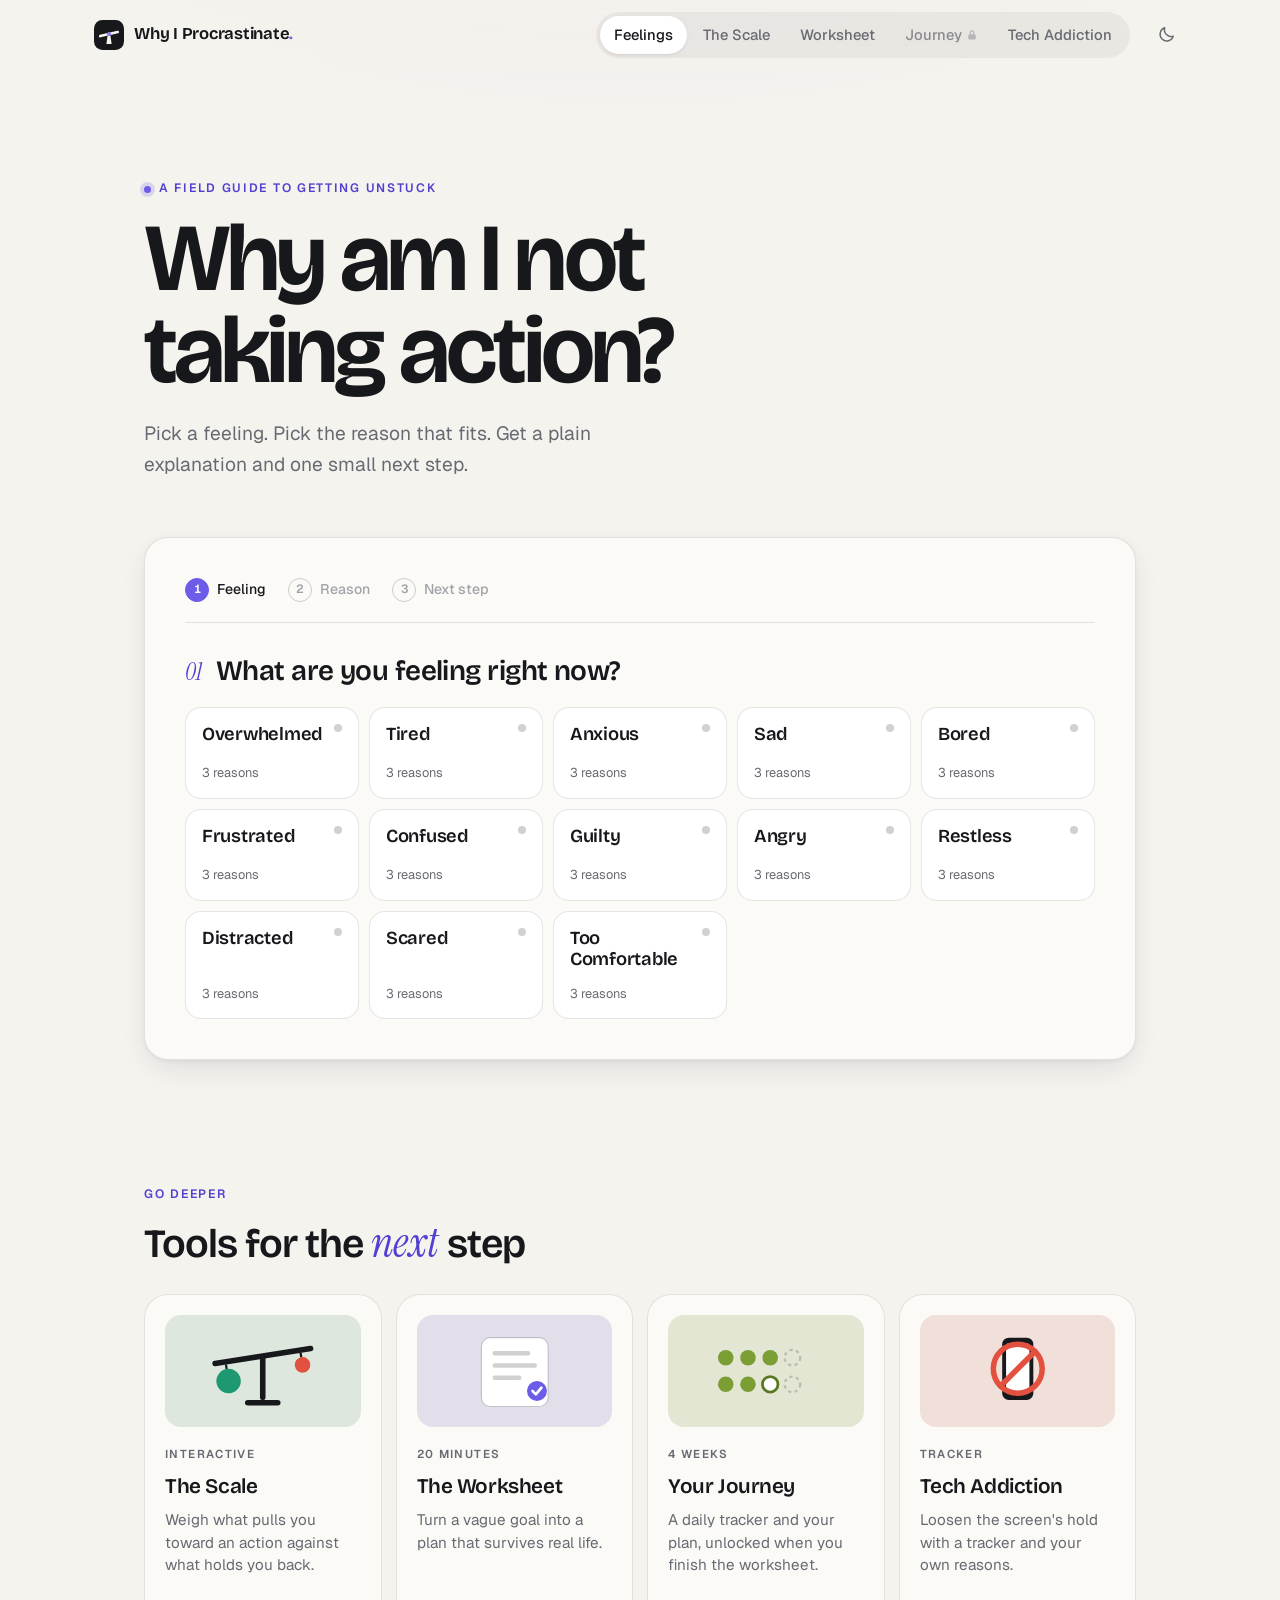
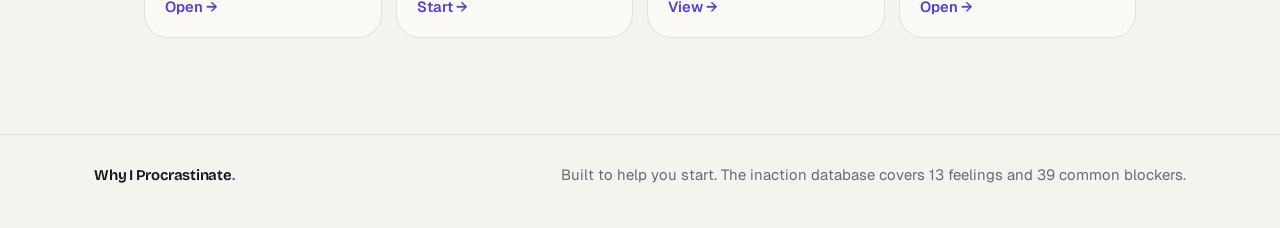
<file: index.html>
<!doctype html>
<html lang="en">
<head>
<meta charset="utf-8" />
<meta name="viewport" content="width=device-width, initial-scale=1" />
<title>Why am I not taking action? | Why I Procrastinate</title>
<meta name="description" content="A simple guide to feelings that block action, plus clear reasons and easy next steps." />
<link rel="preconnect" href="https://fonts.googleapis.com" />
<link rel="preconnect" href="https://fonts.gstatic.com" crossorigin />
<link href="https://fonts.googleapis.com/css2?family=Bricolage+Grotesque:opsz,wght@12..96,400..700&family=Geist:wght@400..700&family=Instrument+Serif:ital@0;1&display=swap" rel="stylesheet" />
<link rel="stylesheet" href="assets/styles.css" />
<meta name="theme-color" content="#f5f3ee" media="(prefers-color-scheme: light)" />
<meta name="theme-color" content="#0f1012" media="(prefers-color-scheme: dark)" />
<script>try{var t=localStorage.getItem("wip-theme");if(t)document.documentElement.dataset.theme=t;}catch(e){}</script>
</head>
<body>
  <header class="site-header">
    <nav class="nav" aria-label="Primary">
      <a class="brand" href="index.html"><svg class="brand-mark" viewBox="0 0 32 32" aria-hidden="true"><rect class="bm-bg" width="32" height="32" rx="9"/><path class="bm-stand" d="M13.2 25.5h5.6l-1.4-9.6h-2.8z"/><rect class="bm-beam" x="5" y="13.6" width="22" height="2.8" rx="1.4" transform="rotate(-13 16 15)"/><circle class="bm-pivot" cx="16" cy="15" r="2.3"/></svg><span>Why I Procrastinate<span class="dot">.</span></span></a>
      <div class="links">
        <a href="index.html" class="active" aria-current="page">Feelings</a>
        <a href="scale.html">The Scale</a>
        <a href="worksheet.html">Worksheet</a>
        <a href="progress.html">Journey</a>
        <a href="tech.html">Tech Addiction</a>
      </div>
      <button class="theme-toggle" type="button" aria-label="Toggle dark mode"><svg class="icon-sun" viewBox="0 0 24 24" aria-hidden="true"><circle cx="12" cy="12" r="4"/><path d="M12 2.5v2M12 19.5v2M4.6 4.6l1.4 1.4M18 18l1.4 1.4M2.5 12h2M19.5 12h2M4.6 19.4L6 18M18 6l1.4-1.4"/></svg><svg class="icon-moon" viewBox="0 0 24 24" aria-hidden="true"><path d="M20.5 14.2A8.5 8.5 0 0 1 9.8 3.5a8.5 8.5 0 1 0 10.7 10.7z"/></svg></button>
    </nav>
  </header>

  <main>
    <header class="home-hero wrap">
      <p class="eyebrow"><span class="eyebrow-dot" aria-hidden="true"></span>A field guide to getting unstuck</p>
      <h1 id="feelings-prompt">Why am I not taking action?</h1>
      <p class="sub" id="feelings-helper">Pick a feeling. Pick the reason that fits. Get a plain explanation and one small next step.</p>
    </header>

    <div class="wrap">
      <section id="feelings-flow" class="feelings-flow" aria-label="Feeling and reason flow"></section>
    </div>

    <section class="tools wrap" aria-labelledby="tools-title">
      <div class="section-head">
        <p class="eyebrow">Go deeper</p>
        <h2 id="tools-title">Tools for the <em>next</em> step</h2>
      </div>
      <div class="tool-grid">
        <a class="tool-card tool-card--scale" href="scale.html">
          <svg class="tool-art" viewBox="0 0 120 72" aria-hidden="true">
            <g class="ta-tilt"><rect class="ta-ink" x="14" y="20" width="92" height="5" rx="2.5"/><circle class="ta-for" cx="26" cy="40" r="11"/><circle class="ta-against" cx="94" cy="36" r="7"/><path class="ta-rope" d="M26 25v4M94 25v4"/></g>
            <rect class="ta-ink" x="57.5" y="22" width="5" height="40" rx="2"/><rect class="ta-ink" x="44" y="62" width="32" height="5" rx="2.5"/>
          </svg>
          <span class="tool-kicker">Interactive</span>
          <h3>The Scale</h3>
          <p>Weigh what pulls you toward an action against what holds you back.</p>
          <span class="tool-go" aria-hidden="true">Open &rarr;</span>
        </a>
        <a class="tool-card tool-card--worksheet" href="worksheet.html">
          <svg class="tool-art" viewBox="0 0 120 72" aria-hidden="true">
            <rect class="ta-paper" x="30" y="6" width="60" height="62" rx="8"/>
            <rect class="ta-line" x="40" y="18" width="34" height="4" rx="2"/><rect class="ta-line" x="40" y="29" width="40" height="4" rx="2"/><rect class="ta-line" x="40" y="40" width="26" height="4" rx="2"/>
            <circle class="ta-accent" cx="80" cy="54" r="9"/><path class="ta-check" d="M76 54l3 3 5-6"/>
          </svg>
          <span class="tool-kicker">20 minutes</span>
          <h3>The Worksheet</h3>
          <p>Turn a vague goal into a plan that survives real life.</p>
          <span class="tool-go" aria-hidden="true">Start &rarr;</span>
        </a>
        <a class="tool-card tool-card--journey" href="progress.html">
          <svg class="tool-art" viewBox="0 0 120 72" aria-hidden="true">
            <g class="ta-dots"><circle class="ta-done" cx="24" cy="24" r="7"/><circle class="ta-done" cx="44" cy="24" r="7"/><circle class="ta-done" cx="64" cy="24" r="7"/><circle class="ta-soft" cx="84" cy="24" r="7"/><circle class="ta-done" cx="24" cy="48" r="7"/><circle class="ta-done" cx="44" cy="48" r="7"/><circle class="ta-today" cx="64" cy="48" r="7"/><circle class="ta-soft" cx="84" cy="48" r="7"/></g>
          </svg>
          <span class="tool-kicker">4 weeks</span>
          <h3>Your Journey</h3>
          <p>A daily tracker and your plan, unlocked when you finish the worksheet.</p>
          <span class="tool-go" aria-hidden="true">View &rarr;</span>
        </a>
        <a class="tool-card tool-card--tech" href="tech.html">
          <svg class="tool-art" viewBox="0 0 120 72" aria-hidden="true">
            <rect class="ta-ink" x="46" y="6" width="28" height="56" rx="6"/><rect class="ta-screen" x="49.5" y="11" width="21" height="44" rx="3"/>
            <circle class="ta-against-ring" cx="60" cy="34" r="22"/><path class="ta-against-stroke" d="M44.5 49.5l31-31"/>
          </svg>
          <span class="tool-kicker">Tracker</span>
          <h3>Tech Addiction</h3>
          <p>Loosen the screen's hold with a tracker and your own reasons.</p>
          <span class="tool-go" aria-hidden="true">Open &rarr;</span>
        </a>
      </div>
    </section>
  </main>

  <footer class="page-foot">
    <div class="foot-inner">
      <p class="foot-brand">Why I Procrastinate<span class="dot">.</span></p>
      <p class="foot-note">Built to help you start. <span class="db-summary" id="db-summary-footer"></span></p>
    </div>
  </footer>

  <script src="assets/site.js"></script>
  <script src="assets/nav-lock.js"></script>
  <script src="assets/data.js"></script>
  <script src="assets/emotions.js"></script>
</body>
</html>
</file>
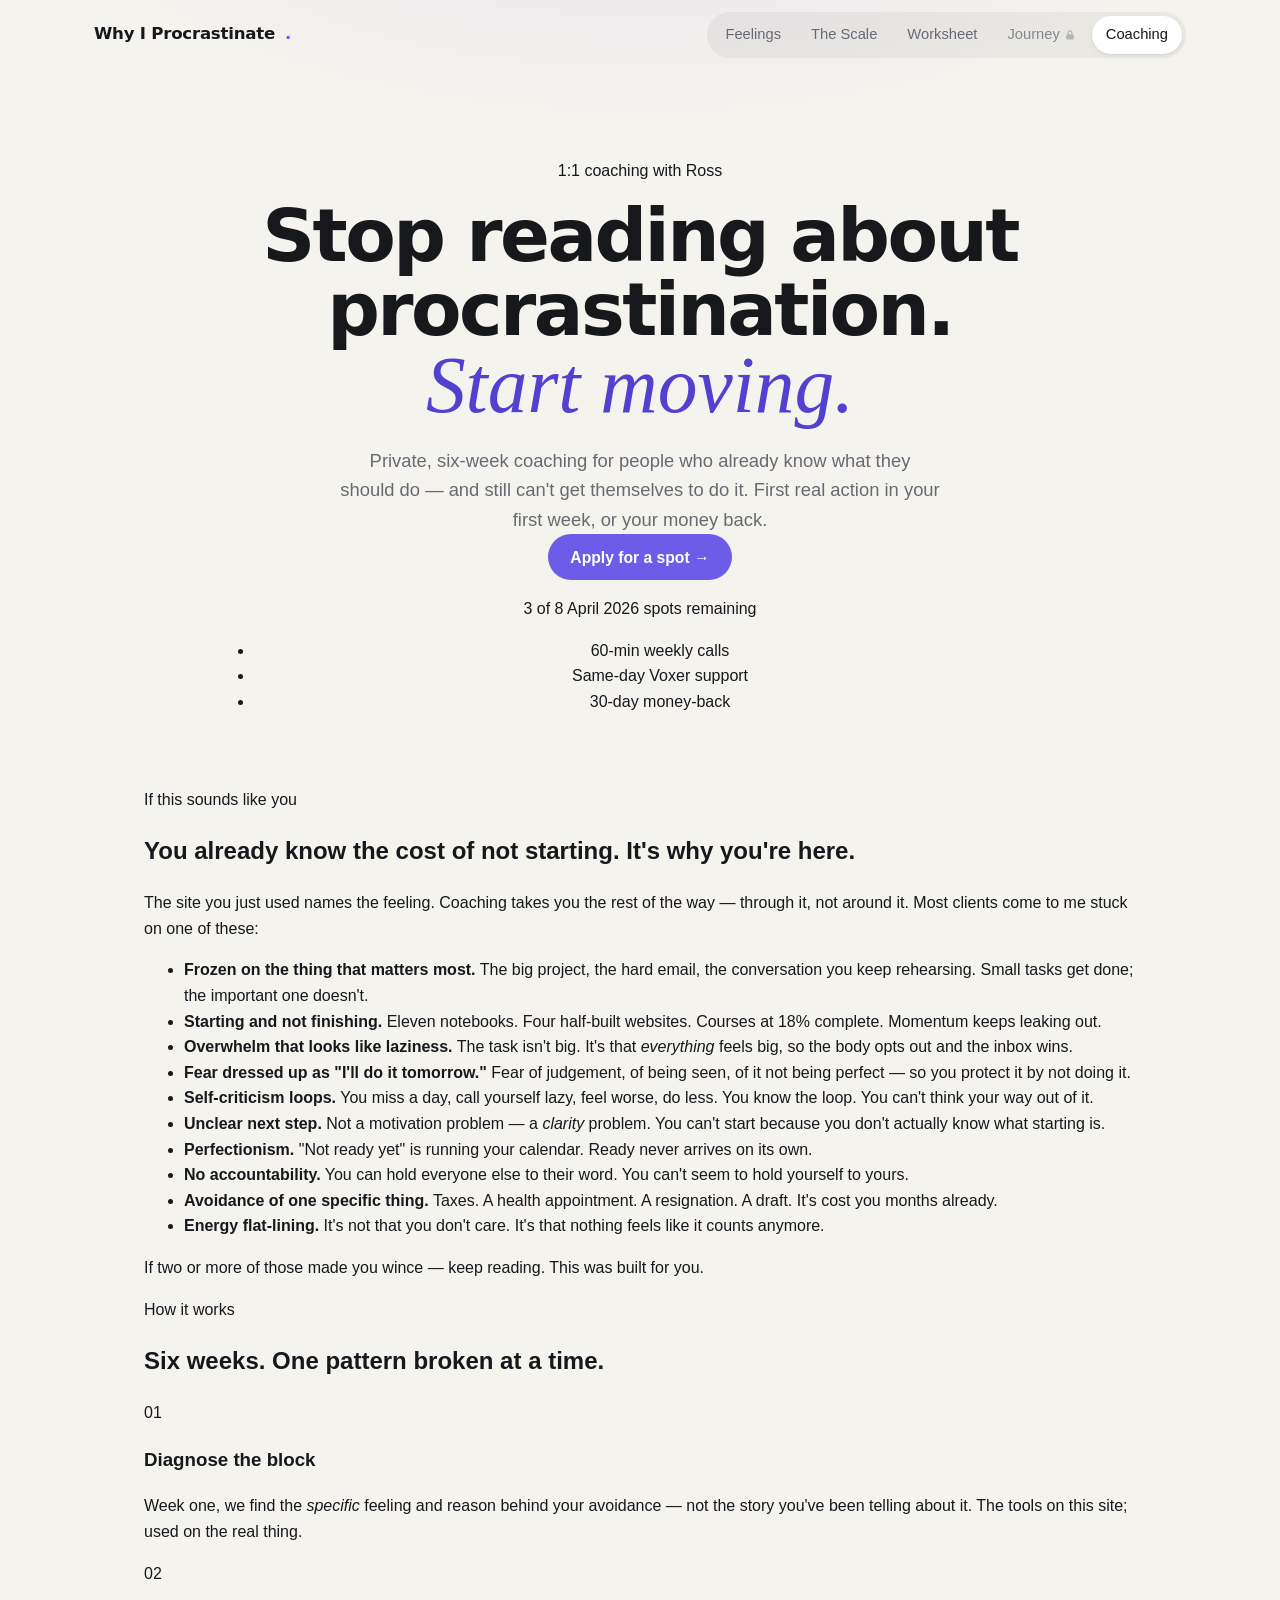
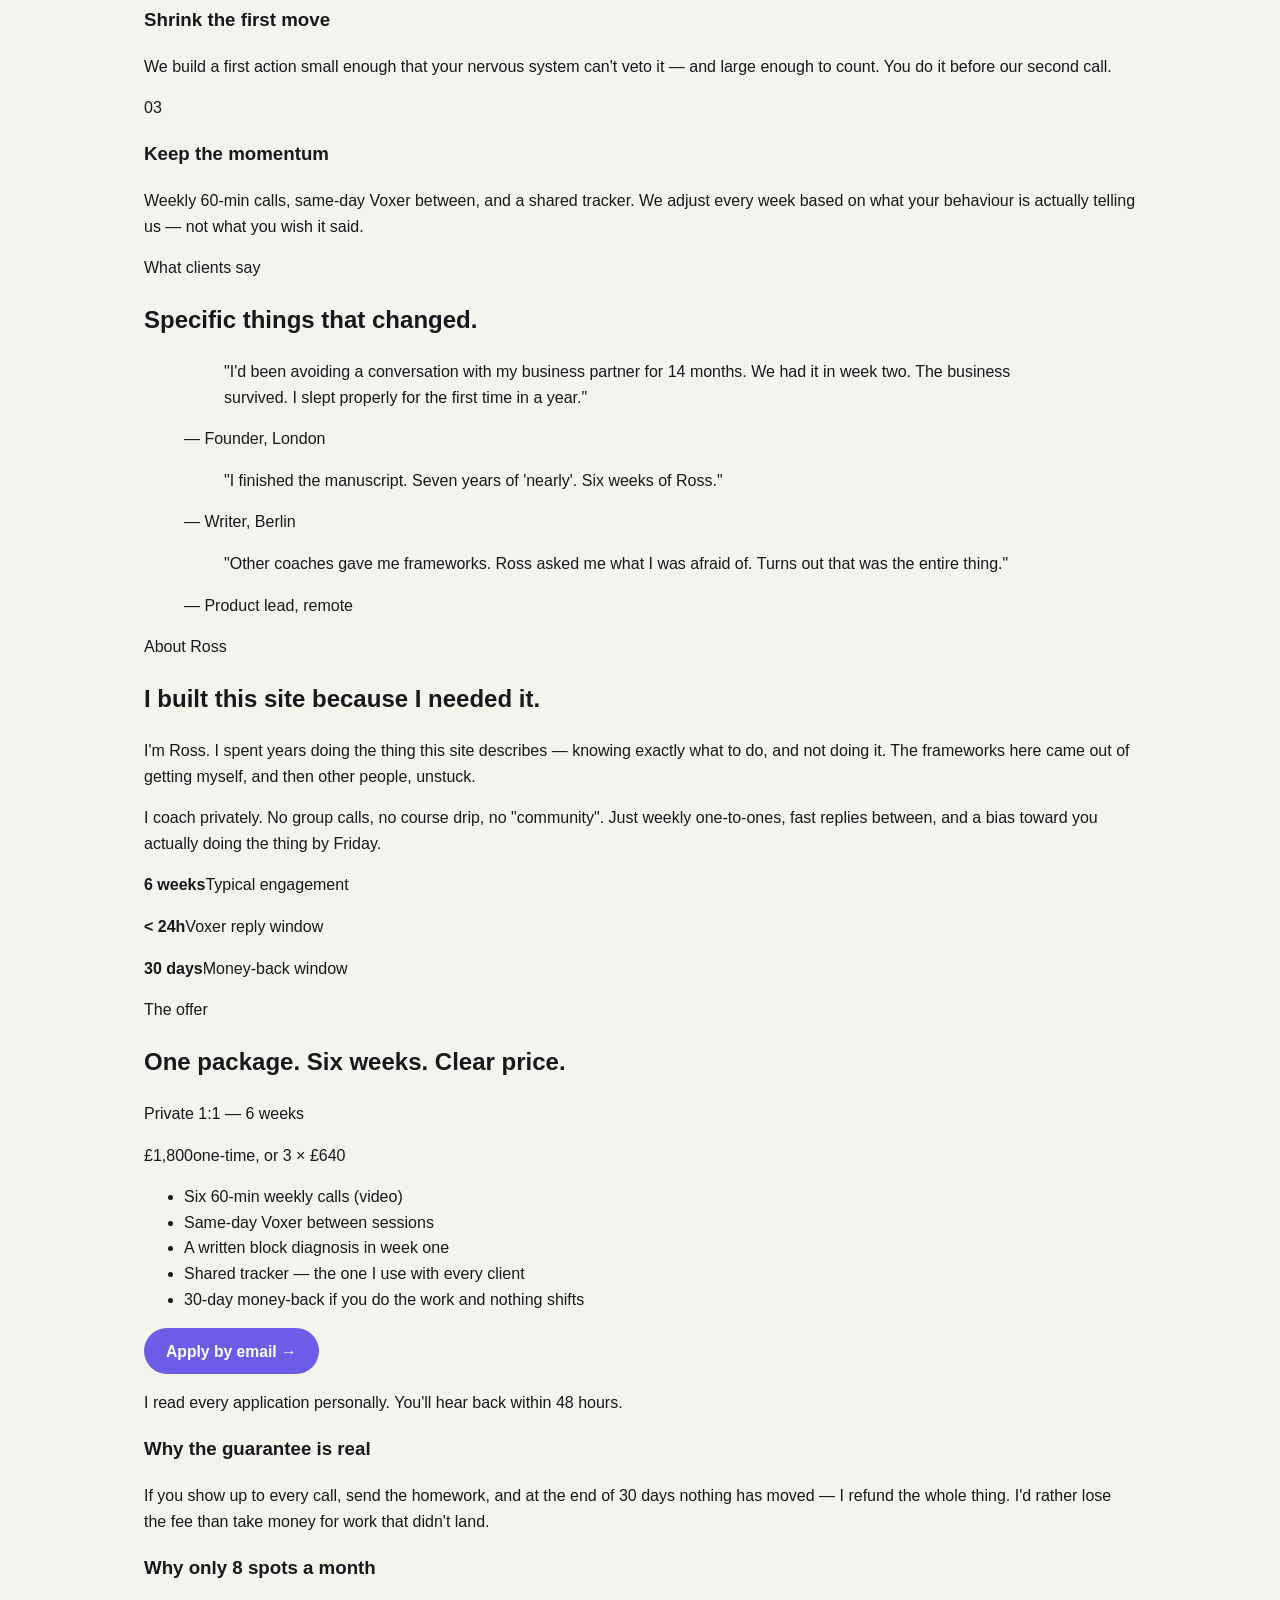
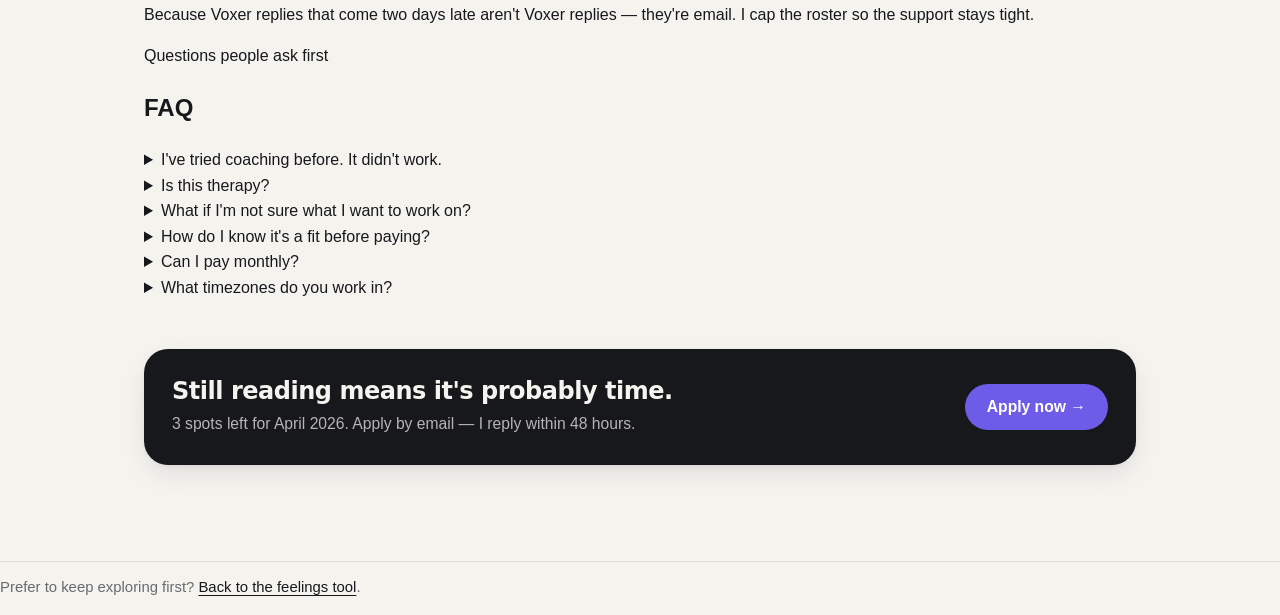
<file: coaching.html>
<!doctype html>
<html lang="en">
<head>
<meta charset="utf-8" />
<meta name="viewport" content="width=device-width, initial-scale=1" />
<title>1:1 Coaching with Ross — Why I Procrastinate</title>
<meta name="description" content="Private 1:1 coaching with Ross for people stuck in procrastination, avoidance, and overwhelm. Get moving in 30 days or your money back." />
<link rel="preconnect" href="https://fonts.googleapis.com" />
<link rel="preconnect" href="https://fonts.gstatic.com" crossorigin />
<link href="https://fonts.googleapis.com/css2?family=Fraunces:ital,opsz,wght@0,9..144,400;0,9..144,500;0,9..144,600;1,9..144,400&family=Inter:wght@400;500;600&display=swap" rel="stylesheet" />
<link rel="stylesheet" href="assets/styles.css" />
</head>
<body>
  <nav class="nav" aria-label="Primary">
    <a class="brand" href="index.html">Why I Procrastinate<span class="dot">.</span></a>
    <div class="links">
      <a href="index.html">Feelings</a>
      <a href="scale.html">The Scale</a>
      <a href="worksheet.html">Worksheet</a>
      <a href="progress.html">Journey</a>
      <a href="coaching.html" class="active">Coaching</a>
    </div>
  </nav>

  <header class="hero coach-hero">
    <p class="coach-eyebrow">1:1 coaching with Ross</p>
    <h1>Stop reading about procrastination. <em>Start moving.</em></h1>
    <p class="sub">Private, six-week coaching for people who already know what they should do — and still can't get themselves to do it. First real action in your first week, or your money back.</p>
    <div class="coach-hero-cta">
      <a class="btn-primary coach-cta" href="#apply">Apply for a spot &rarr;</a>
      <p class="coach-hero-meta"><span class="coach-dot"></span> 3 of 8 April 2026 spots remaining</p>
    </div>
    <ul class="coach-trust-row" aria-label="Trust signals">
      <li>60-min weekly calls</li>
      <li>Same-day Voxer support</li>
      <li>30-day money-back</li>
    </ul>
  </header>

  <main class="wrap coach-main">

    <!-- Problem block -->
    <section class="coach-section">
      <p class="coach-label">If this sounds like you</p>
      <h2 class="coach-h2">You already know the cost of not starting. It's why you're here.</h2>
      <p class="coach-lead">The site you just used names the feeling. Coaching takes you the rest of the way — through it, not around it. Most clients come to me stuck on one of these:</p>

      <ul class="coach-problems">
        <li><strong>Frozen on the thing that matters most.</strong> The big project, the hard email, the conversation you keep rehearsing. Small tasks get done; the important one doesn't.</li>
        <li><strong>Starting and not finishing.</strong> Eleven notebooks. Four half-built websites. Courses at 18% complete. Momentum keeps leaking out.</li>
        <li><strong>Overwhelm that looks like laziness.</strong> The task isn't big. It's that <em>everything</em> feels big, so the body opts out and the inbox wins.</li>
        <li><strong>Fear dressed up as "I'll do it tomorrow."</strong> Fear of judgement, of being seen, of it not being perfect — so you protect it by not doing it.</li>
        <li><strong>Self-criticism loops.</strong> You miss a day, call yourself lazy, feel worse, do less. You know the loop. You can't think your way out of it.</li>
        <li><strong>Unclear next step.</strong> Not a motivation problem — a <em>clarity</em> problem. You can't start because you don't actually know what starting is.</li>
        <li><strong>Perfectionism.</strong> "Not ready yet" is running your calendar. Ready never arrives on its own.</li>
        <li><strong>No accountability.</strong> You can hold everyone else to their word. You can't seem to hold yourself to yours.</li>
        <li><strong>Avoidance of one specific thing.</strong> Taxes. A health appointment. A resignation. A draft. It's cost you months already.</li>
        <li><strong>Energy flat-lining.</strong> It's not that you don't care. It's that nothing feels like it counts anymore.</li>
      </ul>

      <p class="coach-lead coach-lead--tight">If two or more of those made you wince — keep reading. This was built for you.</p>
    </section>

    <!-- Mechanism / how it works -->
    <section class="coach-section coach-section--paper">
      <p class="coach-label">How it works</p>
      <h2 class="coach-h2">Six weeks. One pattern broken at a time.</h2>
      <div class="coach-steps">
        <div class="coach-step">
          <div class="coach-step-num">01</div>
          <h3>Diagnose the block</h3>
          <p>Week one, we find the <em>specific</em> feeling and reason behind your avoidance — not the story you've been telling about it. The tools on this site; used on the real thing.</p>
        </div>
        <div class="coach-step">
          <div class="coach-step-num">02</div>
          <h3>Shrink the first move</h3>
          <p>We build a first action small enough that your nervous system can't veto it — and large enough to count. You do it before our second call.</p>
        </div>
        <div class="coach-step">
          <div class="coach-step-num">03</div>
          <h3>Keep the momentum</h3>
          <p>Weekly 60-min calls, same-day Voxer between, and a shared tracker. We adjust every week based on what your behaviour is actually telling us — not what you wish it said.</p>
        </div>
      </div>
    </section>

    <!-- Social proof -->
    <!-- Ross: replace these with real client quotes before going live. Structure is here. -->
    <section class="coach-section">
      <p class="coach-label">What clients say</p>
      <h2 class="coach-h2">Specific things that changed.</h2>
      <div class="coach-testimonials">
        <figure class="coach-quote">
          <blockquote>"I'd been avoiding a conversation with my business partner for 14 months. We had it in week two. The business survived. I slept properly for the first time in a year."</blockquote>
          <figcaption>— Founder, London</figcaption>
        </figure>
        <figure class="coach-quote">
          <blockquote>"I finished the manuscript. Seven years of 'nearly'. Six weeks of Ross."</blockquote>
          <figcaption>— Writer, Berlin</figcaption>
        </figure>
        <figure class="coach-quote">
          <blockquote>"Other coaches gave me frameworks. Ross asked me what I was afraid of. Turns out that was the entire thing."</blockquote>
          <figcaption>— Product lead, remote</figcaption>
        </figure>
      </div>
    </section>

    <!-- About Ross -->
    <section class="coach-section coach-section--paper">
      <div class="coach-about">
        <div class="coach-about-copy">
          <p class="coach-label">About Ross</p>
          <h2 class="coach-h2">I built this site because I needed it.</h2>
          <p>I'm Ross. I spent years doing the thing this site describes — knowing exactly what to do, and not doing it. The frameworks here came out of getting myself, and then other people, unstuck.</p>
          <p>I coach privately. No group calls, no course drip, no "community". Just weekly one-to-ones, fast replies between, and a bias toward you actually doing the thing by Friday.</p>
        </div>
        <div class="coach-about-card">
          <p class="coach-about-stat"><strong>6 weeks</strong><span>Typical engagement</span></p>
          <p class="coach-about-stat"><strong>&lt; 24h</strong><span>Voxer reply window</span></p>
          <p class="coach-about-stat"><strong>30 days</strong><span>Money-back window</span></p>
        </div>
      </div>
    </section>

    <!-- Pricing / Offer -->
    <section class="coach-section" id="apply">
      <p class="coach-label">The offer</p>
      <h2 class="coach-h2">One package. Six weeks. Clear price.</h2>
      <div class="coach-offer">
        <div class="coach-offer-card">
          <p class="coach-offer-name">Private 1:1 — 6 weeks</p>
          <p class="coach-offer-price"><span class="coach-offer-amount">£1,800</span><span class="coach-offer-unit">one-time, or 3 × £640</span></p>
          <ul class="coach-offer-list">
            <li>Six 60-min weekly calls (video)</li>
            <li>Same-day Voxer between sessions</li>
            <li>A written block diagnosis in week one</li>
            <li>Shared tracker — the one I use with every client</li>
            <li>30-day money-back if you do the work and nothing shifts</li>
          </ul>
          <a class="btn-primary coach-cta coach-cta--full" href="mailto:ross@whyiprocrastinate.example?subject=Coaching%20application">Apply by email &rarr;</a>
          <p class="coach-offer-foot">I read every application personally. You'll hear back within 48 hours.</p>
        </div>
        <aside class="coach-risk">
          <h3>Why the guarantee is real</h3>
          <p>If you show up to every call, send the homework, and at the end of 30 days nothing has moved — I refund the whole thing. I'd rather lose the fee than take money for work that didn't land.</p>
          <h3>Why only 8 spots a month</h3>
          <p>Because Voxer replies that come two days late aren't Voxer replies — they're email. I cap the roster so the support stays tight.</p>
        </aside>
      </div>
    </section>

    <!-- FAQ / Objection handling -->
    <section class="coach-section coach-section--paper">
      <p class="coach-label">Questions people ask first</p>
      <h2 class="coach-h2">FAQ</h2>
      <div class="coach-faq">
        <details>
          <summary>I've tried coaching before. It didn't work.</summary>
          <p>Usually because it was advice-shaped. This isn't. Week one is diagnostic — we find the actual block, not a generic one. If after our first call you don't think this is different, don't book the second.</p>
        </details>
        <details>
          <summary>Is this therapy?</summary>
          <p>No. I'm not a therapist, and I won't pretend to be. Coaching works on present-day behaviour and near-term action. If something bigger surfaces, I'll say so and point you somewhere better equipped.</p>
        </details>
        <details>
          <summary>What if I'm not sure what I want to work on?</summary>
          <p>Good. The first call is for that. Most people arrive with "everything"; we leave with one thing.</p>
        </details>
        <details>
          <summary>How do I know it's a fit before paying?</summary>
          <p>Apply by email. I'll reply with a 15-minute call link, free. If either of us doesn't think it's a fit, we don't start.</p>
        </details>
        <details>
          <summary>Can I pay monthly?</summary>
          <p>Yes — three payments of £640. Same terms, same guarantee.</p>
        </details>
        <details>
          <summary>What timezones do you work in?</summary>
          <p>UK hours primarily, with evening slots that work for US East Coast. Further afield — ask, sometimes yes.</p>
        </details>
      </div>
    </section>

    <!-- Final CTA -->
    <aside class="cta-bar coach-final">
      <div>
        <h3>Still reading means it's probably time.</h3>
        <p>3 spots left for April 2026. Apply by email — I reply within 48 hours.</p>
      </div>
      <a class="btn" href="mailto:ross@whyiprocrastinate.example?subject=Coaching%20application">Apply now &rarr;</a>
    </aside>

  </main>

  <footer class="page-foot">
    <p>Prefer to keep exploring first? <a href="index.html">Back to the feelings tool</a>.</p>
  </footer>

  <script src="assets/nav-lock.js"></script>
</body>
</html>
</file>
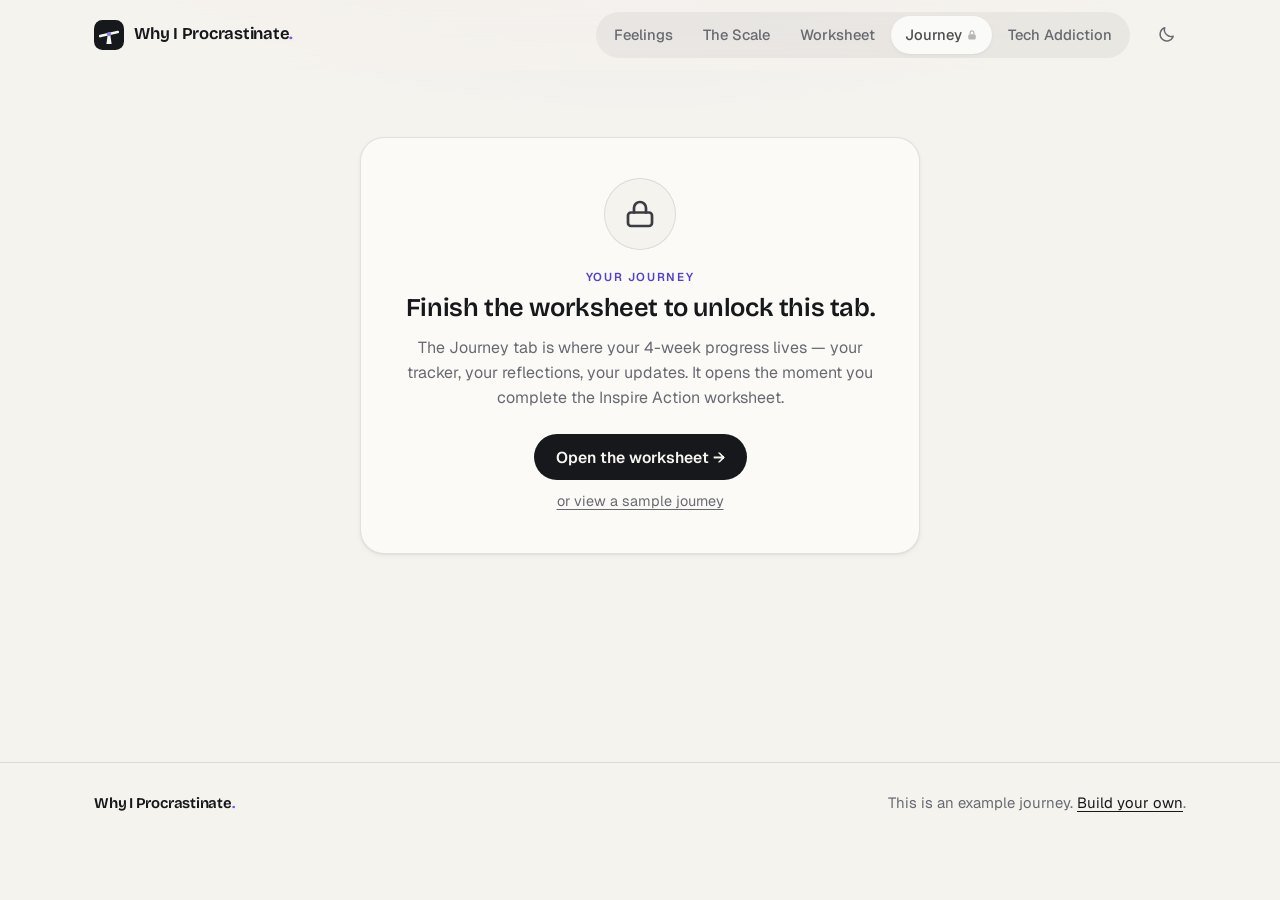
<file: progress.html>
<!doctype html>
<html lang="en">
<head>
<meta charset="utf-8" />
<meta name="viewport" content="width=device-width, initial-scale=1" />
<title>Alex's 4 weeks | Why I Procrastinate</title>
<meta name="description" content="A live, public look at one person's 4-week commitment to showing up. Watch their progress, their why, and what's on the line." />
<link rel="preconnect" href="https://fonts.googleapis.com" />
<link rel="preconnect" href="https://fonts.gstatic.com" crossorigin />
<link href="https://fonts.googleapis.com/css2?family=Bricolage+Grotesque:opsz,wght@12..96,400..700&family=Geist:wght@400..700&family=Instrument+Serif:ital@0;1&display=swap" rel="stylesheet" />
<link rel="stylesheet" href="assets/styles.css" />
<meta name="theme-color" content="#f5f3ee" media="(prefers-color-scheme: light)" />
<meta name="theme-color" content="#0f1012" media="(prefers-color-scheme: dark)" />
<script>try{var t=localStorage.getItem("wip-theme");if(t)document.documentElement.dataset.theme=t;}catch(e){}</script>
</head>
<body>
  <header class="site-header">
    <nav class="nav" aria-label="Primary">
      <a class="brand" href="index.html"><svg class="brand-mark" viewBox="0 0 32 32" aria-hidden="true"><rect class="bm-bg" width="32" height="32" rx="9"/><path class="bm-stand" d="M13.2 25.5h5.6l-1.4-9.6h-2.8z"/><rect class="bm-beam" x="5" y="13.6" width="22" height="2.8" rx="1.4" transform="rotate(-13 16 15)"/><circle class="bm-pivot" cx="16" cy="15" r="2.3"/></svg><span>Why I Procrastinate<span class="dot">.</span></span></a>
      <div class="links">
        <a href="index.html">Feelings</a>
        <a href="scale.html">The Scale</a>
        <a href="worksheet.html">Worksheet</a>
        <a href="progress.html" class="active" aria-current="page">Journey</a>
        <a href="tech.html">Tech Addiction</a>
      </div>
      <button class="theme-toggle" type="button" aria-label="Toggle dark mode"><svg class="icon-sun" viewBox="0 0 24 24" aria-hidden="true"><circle cx="12" cy="12" r="4"/><path d="M12 2.5v2M12 19.5v2M4.6 4.6l1.4 1.4M18 18l1.4 1.4M2.5 12h2M19.5 12h2M4.6 19.4L6 18M18 6l1.4-1.4"/></svg><svg class="icon-moon" viewBox="0 0 24 24" aria-hidden="true"><path d="M20.5 14.2A8.5 8.5 0 0 1 9.8 3.5a8.5 8.5 0 1 0 10.7 10.7z"/></svg></button>
    </nav>
  </header>

  <main class="wrap prog-wrap">
    <header id="progHero" class="prog-hero" aria-label="Hero"></header>

    <nav class="prog-view-switch" role="tablist" aria-label="Journey view">
      <button type="button" class="pill-btn prog-view-btn is-selected" role="tab" aria-selected="true" data-view="today">Today</button>
      <button type="button" class="pill-btn prog-view-btn" role="tab" aria-selected="false" data-view="plan">My plan</button>
    </nav>

    <div class="prog-today-view is-active" role="tabpanel" aria-label="Today">
      <section id="progStrip" class="prog-strip" aria-label="Progress at a glance"></section>
      <section id="progCommitment" class="prog-panel" aria-label="The commitment"></section>
      <section id="progTracker" class="prog-panel" aria-label="4-week tracker"></section>
      <section id="progLatest" class="prog-panel" aria-label="Latest reflection"></section>
    </div>

    <div class="prog-plan-view" role="tabpanel" aria-label="My plan" hidden>
      <section id="progStart" class="prog-panel" aria-label="Where you started"></section>
      <section id="progWhy" class="prog-panel" aria-label="Why this matters"></section>
      <section id="progCurrent" class="prog-panel" aria-label="The cost of now"></section>
      <section id="progStakes" class="prog-panel" aria-label="What's on the line"></section>
      <section id="progDistractions" class="prog-panel" aria-label="Distractions removed"></section>
      <section id="progResistance" class="prog-panel" aria-label="Friction reducers"></section>
      <section id="progAccountability" class="prog-panel" aria-label="Accountability"></section>
      <section id="progFallbacks" class="prog-panel" aria-label="Fallback plans"></section>
      <section id="progMissedDay" class="prog-panel" aria-label="If you miss a day"></section>
    </div>

    <aside class="cta-bar prog-cta">
      <div>
        <h3>Start your own 4 weeks.</h3>
        <p>Turn your answers into a printable plan with a live tracker.</p>
      </div>
      <a class="btn" href="worksheet.html">Open the worksheet &rarr;</a>
    </aside>
  </main>

  <footer class="page-foot">
    <div class="foot-inner">
      <p class="foot-brand">Why I Procrastinate<span class="dot">.</span></p>
      <p class="foot-note">This is an example journey. <a href="worksheet.html">Build your own</a>.</p>
    </div>
  </footer>

  <script src="assets/site.js"></script>
  <script src="assets/nav-lock.js"></script>
  <script src="assets/progress-data.js"></script>
  <script src="assets/progress.js"></script>
</body>
</html>
</file>
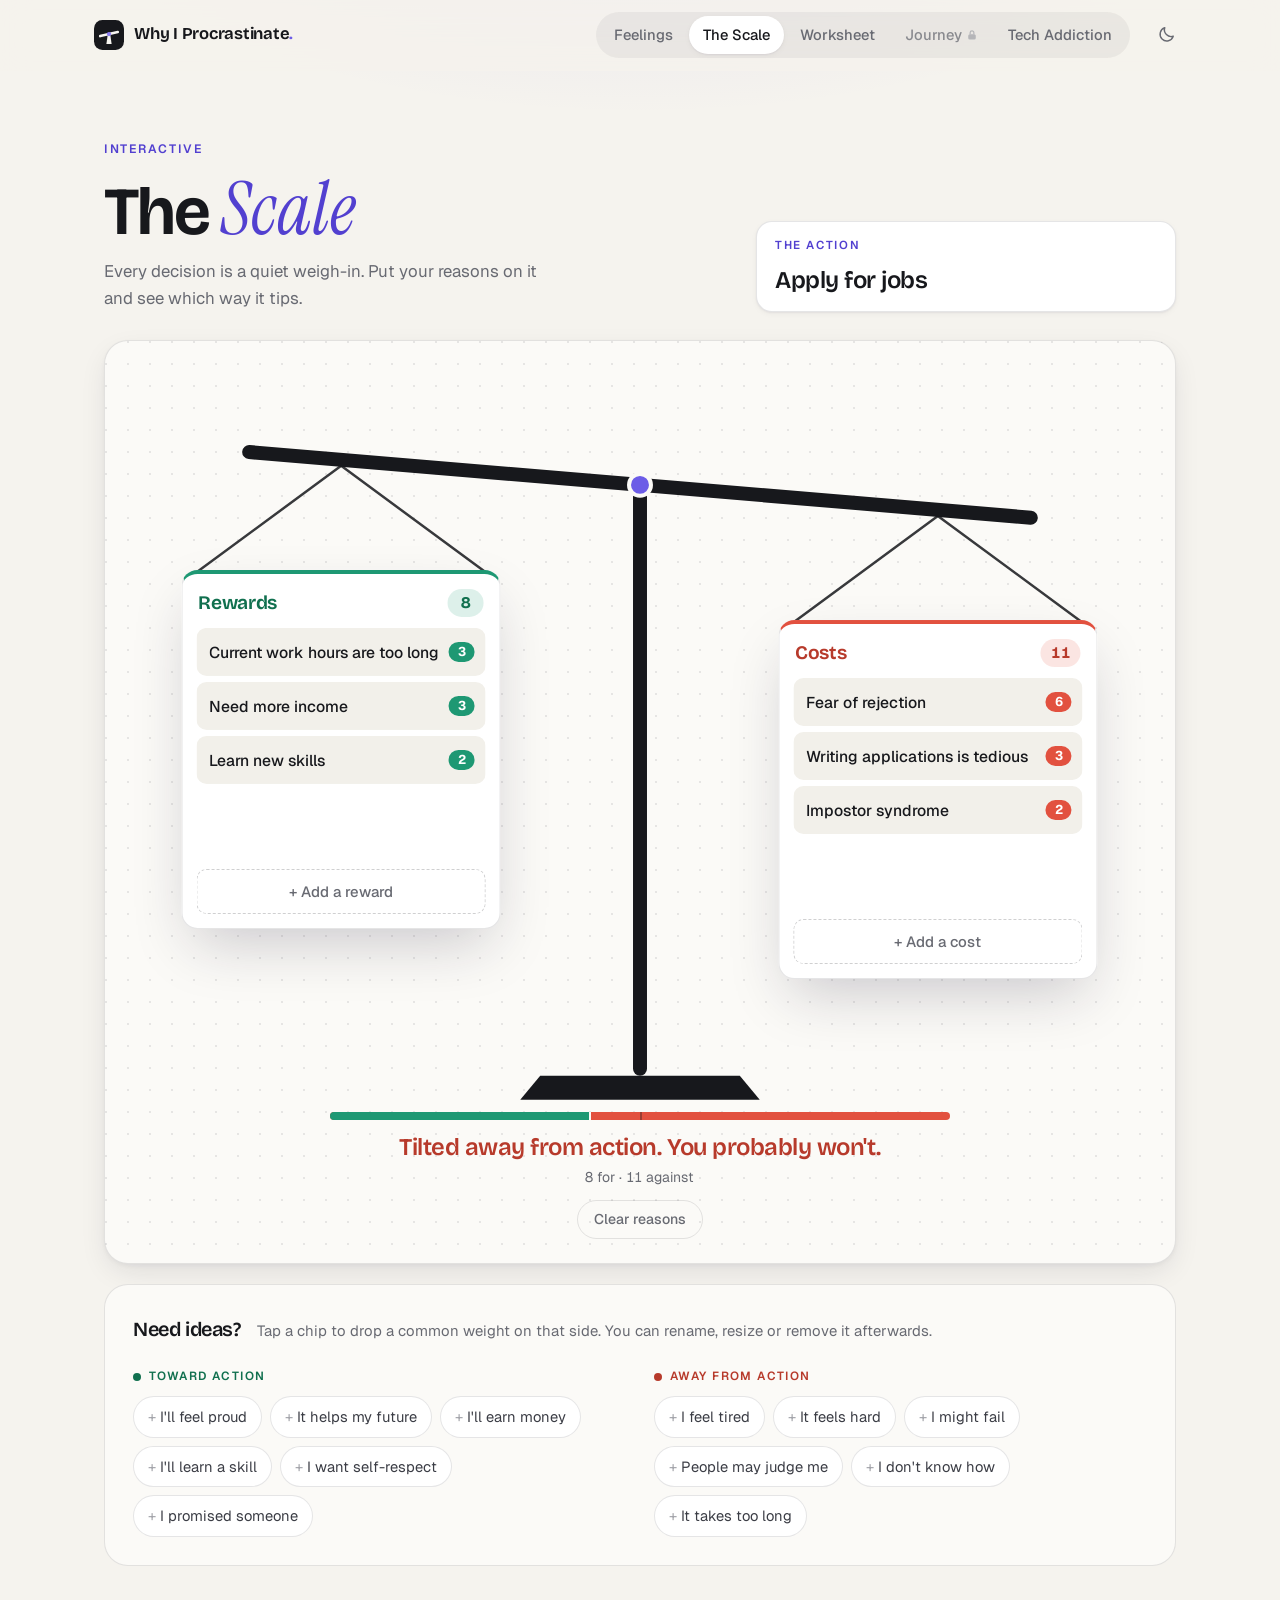
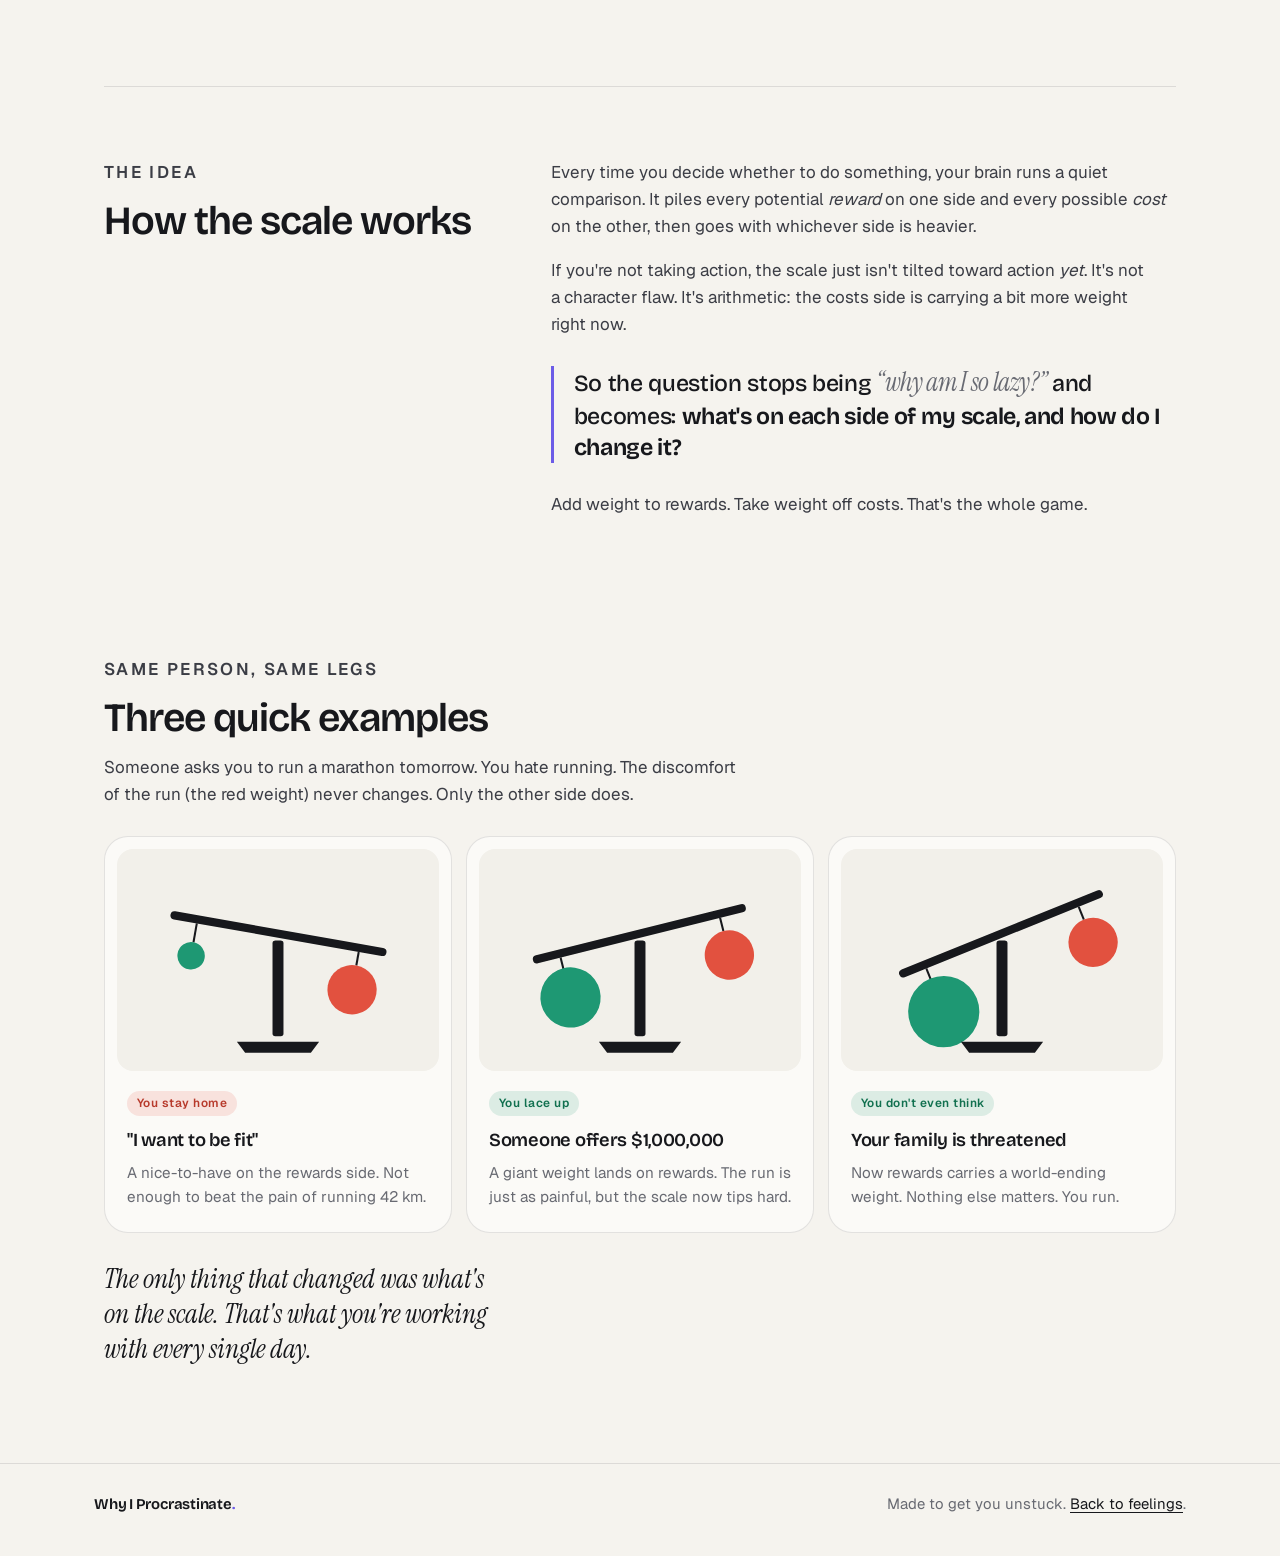
<file: scale-v2.html>
<!doctype html>
<html lang="en">
<head>
<meta charset="utf-8" />
<meta name="viewport" content="width=device-width, initial-scale=1" />
<title>Redirecting to The Scale — Why I Procrastinate</title>
<meta http-equiv="refresh" content="0; url=scale.html" />
<link rel="canonical" href="scale.html" />
<script>
  window.location.replace('scale.html');
</script>
</head>
<body>
  <p>Redirecting to <a href="scale.html">The Scale</a>…</p>
</body>
</html>
</file>
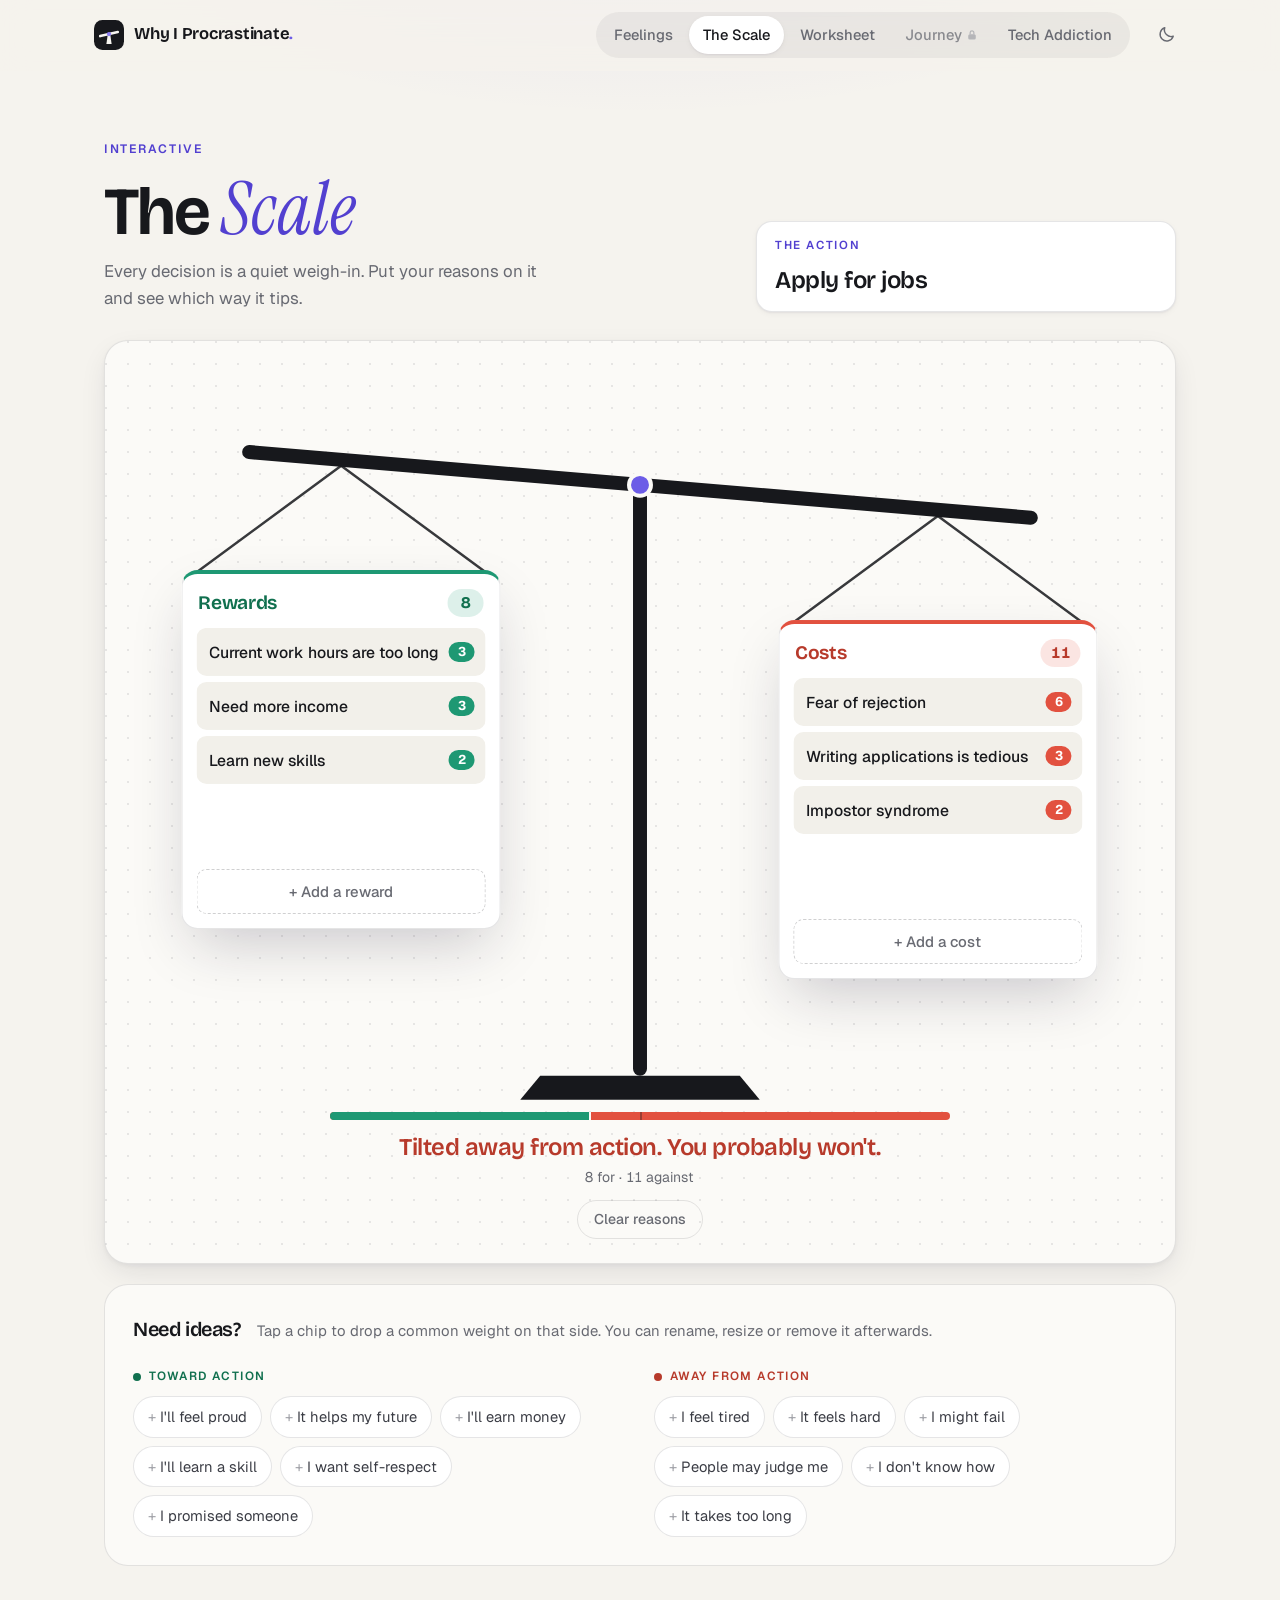
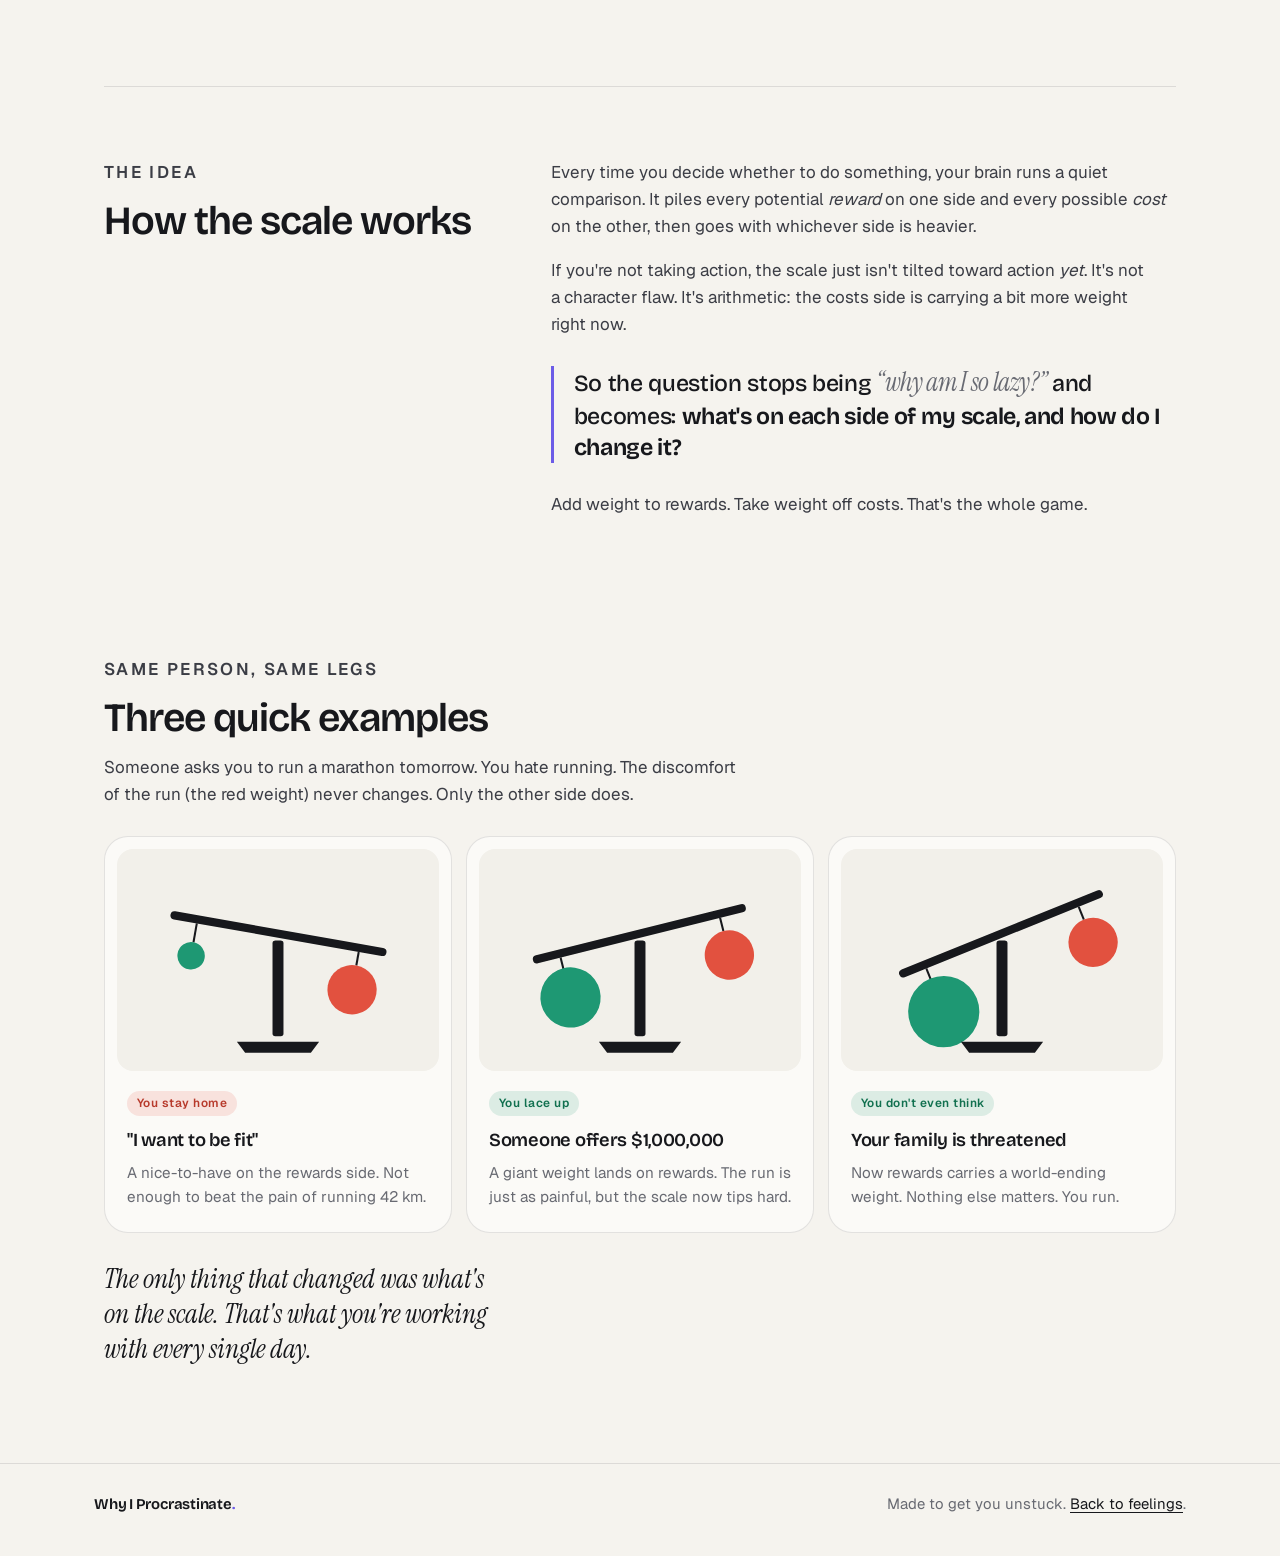
<file: scale.html>
<!doctype html>
<html lang="en">
<head>
<meta charset="utf-8" />
<meta name="viewport" content="width=device-width, initial-scale=1" />
<title>The Scale | Why I Procrastinate</title>
<meta name="description" content="Weigh the rewards of an action against its costs and watch the beam tilt with every change." />
<link rel="preconnect" href="https://fonts.googleapis.com" />
<link rel="preconnect" href="https://fonts.gstatic.com" crossorigin />
<link href="https://fonts.googleapis.com/css2?family=Bricolage+Grotesque:opsz,wght@12..96,400..700&family=Geist:wght@400..700&family=Instrument+Serif:ital@0;1&display=swap" rel="stylesheet" />
<link rel="stylesheet" href="assets/styles.css" />
<meta name="theme-color" content="#f5f3ee" media="(prefers-color-scheme: light)" />
<meta name="theme-color" content="#0f1012" media="(prefers-color-scheme: dark)" />
<script>try{var t=localStorage.getItem("wip-theme");if(t)document.documentElement.dataset.theme=t;}catch(e){}</script>
</head>
<body>
  <header class="site-header">
    <nav class="nav" aria-label="Primary">
      <a class="brand" href="index.html"><svg class="brand-mark" viewBox="0 0 32 32" aria-hidden="true"><rect class="bm-bg" width="32" height="32" rx="9"/><path class="bm-stand" d="M13.2 25.5h5.6l-1.4-9.6h-2.8z"/><rect class="bm-beam" x="5" y="13.6" width="22" height="2.8" rx="1.4" transform="rotate(-13 16 15)"/><circle class="bm-pivot" cx="16" cy="15" r="2.3"/></svg><span>Why I Procrastinate<span class="dot">.</span></span></a>
      <div class="links">
        <a href="index.html">Feelings</a>
        <a href="scale.html" class="active" aria-current="page">The Scale</a>
        <a href="worksheet.html">Worksheet</a>
        <a href="progress.html">Journey</a>
        <a href="tech.html">Tech Addiction</a>
      </div>
      <button class="theme-toggle" type="button" aria-label="Toggle dark mode"><svg class="icon-sun" viewBox="0 0 24 24" aria-hidden="true"><circle cx="12" cy="12" r="4"/><path d="M12 2.5v2M12 19.5v2M4.6 4.6l1.4 1.4M18 18l1.4 1.4M2.5 12h2M19.5 12h2M4.6 19.4L6 18M18 6l1.4-1.4"/></svg><svg class="icon-moon" viewBox="0 0 24 24" aria-hidden="true"><path d="M20.5 14.2A8.5 8.5 0 0 1 9.8 3.5a8.5 8.5 0 1 0 10.7 10.7z"/></svg></button>
    </nav>
  </header>

  <main class="wrap v2-wrap v2-app">
    <header class="v2-toolbar-header">
      <div class="v2-toolbar-title">
        <p class="eyebrow">Interactive</p>
        <h1>The <em>Scale</em></h1>
        <p class="v2-toolbar-sub">Every decision is a quiet weigh-in. Put your reasons on it and see which way it tips.</p>
      </div>
      <section class="v2-action-bar" aria-label="Action being considered">
        <label class="v2-action-label" for="v2Action">The action</label>
        <input
          class="v2-action-input"
          id="v2Action"
          type="text"
          placeholder="e.g. Apply for jobs"
          autocomplete="off"
        />
      </section>
    </header>

    <section class="v2-stage" aria-label="Interactive scale">
      <div class="v2-board">
        <div class="v2-scale-holder" id="v2Holder">
          <svg class="v2-scale-big" viewBox="0 0 1000 680" role="img" aria-label="A balance scale. The beam tilts toward whichever side carries more weight.">
            <!-- Static stand -->
            <path class="base" d="M380 676 L620 676 L600 652 L400 652 Z" />
            <rect class="pillar" x="493" y="60" width="14" height="592" rx="7" />

            <!-- Rope groups translate with the beam ends but never rotate -->
            <g class="pan-group pan-group-left" id="v2PanLeft">
              <line class="rope" x1="200" y1="66" x2="48" y2="178" />
              <line class="rope" x1="200" y1="66" x2="352" y2="178" />
              <path class="dish dish-for" d="M48 178 H352 Q340 262 200 262 Q60 262 48 178 Z" />
              <text class="dish-total" x="200" y="236" text-anchor="middle" id="v2DishFor">0</text>
            </g>
            <g class="pan-group pan-group-right" id="v2PanRight">
              <line class="rope" x1="800" y1="66" x2="648" y2="178" />
              <line class="rope" x1="800" y1="66" x2="952" y2="178" />
              <path class="dish dish-against" d="M648 178 H952 Q940 262 800 262 Q660 262 648 178 Z" />
              <text class="dish-total" x="800" y="236" text-anchor="middle" id="v2DishAgainst">0</text>
            </g>

            <!-- Tilting beam, rotates around the pivot -->
            <g class="beam" id="v2Beam">
              <rect class="beam-shape" x="100" y="53" width="800" height="14" rx="7" />
            </g>
            <circle class="rivet" cx="500" cy="60" r="11" />
          </svg>

          <div class="v2-pans">
            <div class="v2-pan v2-pan-for" id="v2PanBoxLeft">
              <div class="v2-pan-heading">
                <span class="v2-pan-title">Rewards</span>
                <span class="v2-pan-total" id="v2ForTotal" aria-label="Rewards total">0</span>
              </div>
              <div class="v2-items" id="v2ItemsFor"></div>
              <button class="v2-add v2-add-for" id="v2AddFor" type="button">+ Add a reward</button>
            </div>
            <div class="v2-pan v2-pan-against" id="v2PanBoxRight">
              <div class="v2-pan-heading">
                <span class="v2-pan-title">Costs</span>
                <span class="v2-pan-total" id="v2AgainstTotal" aria-label="Costs total">0</span>
              </div>
              <div class="v2-items" id="v2ItemsAgainst"></div>
              <button class="v2-add v2-add-against" id="v2AddAgainst" type="button">+ Add a cost</button>
            </div>
          </div>
        </div>

        <div class="v2-readout">
          <div class="v2-meter" aria-hidden="true"><span class="v2-meter-for" id="v2MeterFor"></span><span class="v2-meter-mid"></span></div>
          <p class="v2-verdict" id="v2Verdict" aria-live="polite">Name an action, then start adding reasons on each side.</p>
          <button class="v2-reset" id="v2Reset" type="button" aria-label="Clear every reason from both sides">Clear reasons</button>
        </div>
      </div>

      <section class="suggested" aria-label="Suggested reasons">
        <div class="suggested-head">
          <h2>Need ideas?</h2>
          <p class="hint">Tap a chip to drop a common weight on that side. You can rename, resize or remove it afterwards.</p>
        </div>
        <div class="suggested-cols">
          <div>
            <span class="chip-label chip-label--for">Toward action</span>
            <div class="chip-row" id="v2ChipsFor"></div>
          </div>
          <div>
            <span class="chip-label chip-label--against">Away from action</span>
            <div class="chip-row" id="v2ChipsAgainst"></div>
          </div>
        </div>
      </section>
    </section>

    <section class="explain explain--split">
      <div class="explain-lede">
        <p class="eyebrow">The idea</p>
        <h2>How the scale works</h2>
      </div>
      <div class="explain-body">
        <p>Every time you decide whether to do something, your brain runs a quiet comparison. It piles every potential <em>reward</em> on one side and every possible <em>cost</em> on the other, then goes with whichever side is heavier.</p>
        <p>If you're not taking action, the scale just isn't tilted toward action <em>yet</em>. It's not a character flaw. It's arithmetic: the costs side is carrying a bit more weight right now.</p>
        <p class="explain-pull">So the question stops being <q>why am I so lazy?</q> and becomes: <strong>what's on each side of my scale, and how do I change it?</strong></p>
        <p>Add weight to rewards. Take weight off costs. That's the whole game.</p>
      </div>
    </section>

    <section class="explain">
      <div class="section-head">
        <p class="eyebrow">Same person, same legs</p>
        <h2>Three quick examples</h2>
        <p class="section-sub">Someone asks you to run a marathon tomorrow. You hate running. The discomfort of the run (the red weight) never changes. Only the other side does.</p>
      </div>

      <div class="examples">
        <figure class="example">
          <svg viewBox="0 0 200 150" aria-hidden="true">
            <g transform="rotate(10, 100, 55)">
              <rect class="ex-ink" x="20" y="50" width="160" height="6" rx="3" />
              <line class="ex-rope" x1="40" y1="56" x2="40" y2="70" />
              <circle class="ex-for" cx="40" cy="80" r="10" />
              <line class="ex-rope" x1="160" y1="56" x2="160" y2="66" />
              <circle class="ex-against" cx="160" cy="84" r="18" />
            </g>
            <rect class="ex-ink" x="96" y="58" width="8" height="70" rx="2" />
            <path class="ex-ink" d="M70 132 L130 132 L124 140 L76 140 Z" />
          </svg>
          <figcaption>
            <span class="example-tag example-tag--against">You stay home</span>
            <h3>"I want to be fit"</h3>
            <p>A nice-to-have on the rewards side. Not enough to beat the pain of running 42&nbsp;km.</p>
          </figcaption>
        </figure>

        <figure class="example">
          <svg viewBox="0 0 200 150" aria-hidden="true">
            <g transform="rotate(-14, 100, 55)">
              <rect class="ex-ink" x="20" y="50" width="160" height="6" rx="3" />
              <line class="ex-rope" x1="40" y1="56" x2="40" y2="66" />
              <circle class="ex-for" cx="40" cy="86" r="22" />
              <line class="ex-rope" x1="160" y1="56" x2="160" y2="66" />
              <circle class="ex-against" cx="160" cy="84" r="18" />
            </g>
            <rect class="ex-ink" x="96" y="58" width="8" height="70" rx="2" />
            <path class="ex-ink" d="M70 132 L130 132 L124 140 L76 140 Z" />
          </svg>
          <figcaption>
            <span class="example-tag example-tag--for">You lace up</span>
            <h3>Someone offers $1,000,000</h3>
            <p>A giant weight lands on rewards. The run is just as painful, but the scale now tips hard.</p>
          </figcaption>
        </figure>

        <figure class="example">
          <svg viewBox="0 0 200 150" aria-hidden="true">
            <g transform="rotate(-22, 100, 55)">
              <rect class="ex-ink" x="20" y="50" width="160" height="6" rx="3" />
              <line class="ex-rope" x1="40" y1="56" x2="40" y2="66" />
              <circle class="ex-for" cx="40" cy="90" r="26" />
              <line class="ex-rope" x1="160" y1="56" x2="160" y2="66" />
              <circle class="ex-against" cx="160" cy="84" r="18" />
            </g>
            <rect class="ex-ink" x="96" y="58" width="8" height="70" rx="2" />
            <path class="ex-ink" d="M70 132 L130 132 L124 140 L76 140 Z" />
          </svg>
          <figcaption>
            <span class="example-tag example-tag--for">You don't even think</span>
            <h3>Your family is threatened</h3>
            <p>Now rewards carries a world-ending weight. Nothing else matters. You run.</p>
          </figcaption>
        </figure>
      </div>

      <p class="examples-coda">The only thing that changed was what's on the scale. That's what you're working with every single day.</p>
    </section>
  </main>

  <footer class="page-foot">
    <div class="foot-inner">
      <p class="foot-brand">Why I Procrastinate<span class="dot">.</span></p>
      <p class="foot-note">Made to get you unstuck. <a href="index.html">Back to feelings</a>.</p>
    </div>
  </footer>

  <script src="assets/site.js"></script>
  <script src="assets/nav-lock.js"></script>
  <script src="assets/scale-v2.js"></script>
</body>
</html>
</file>
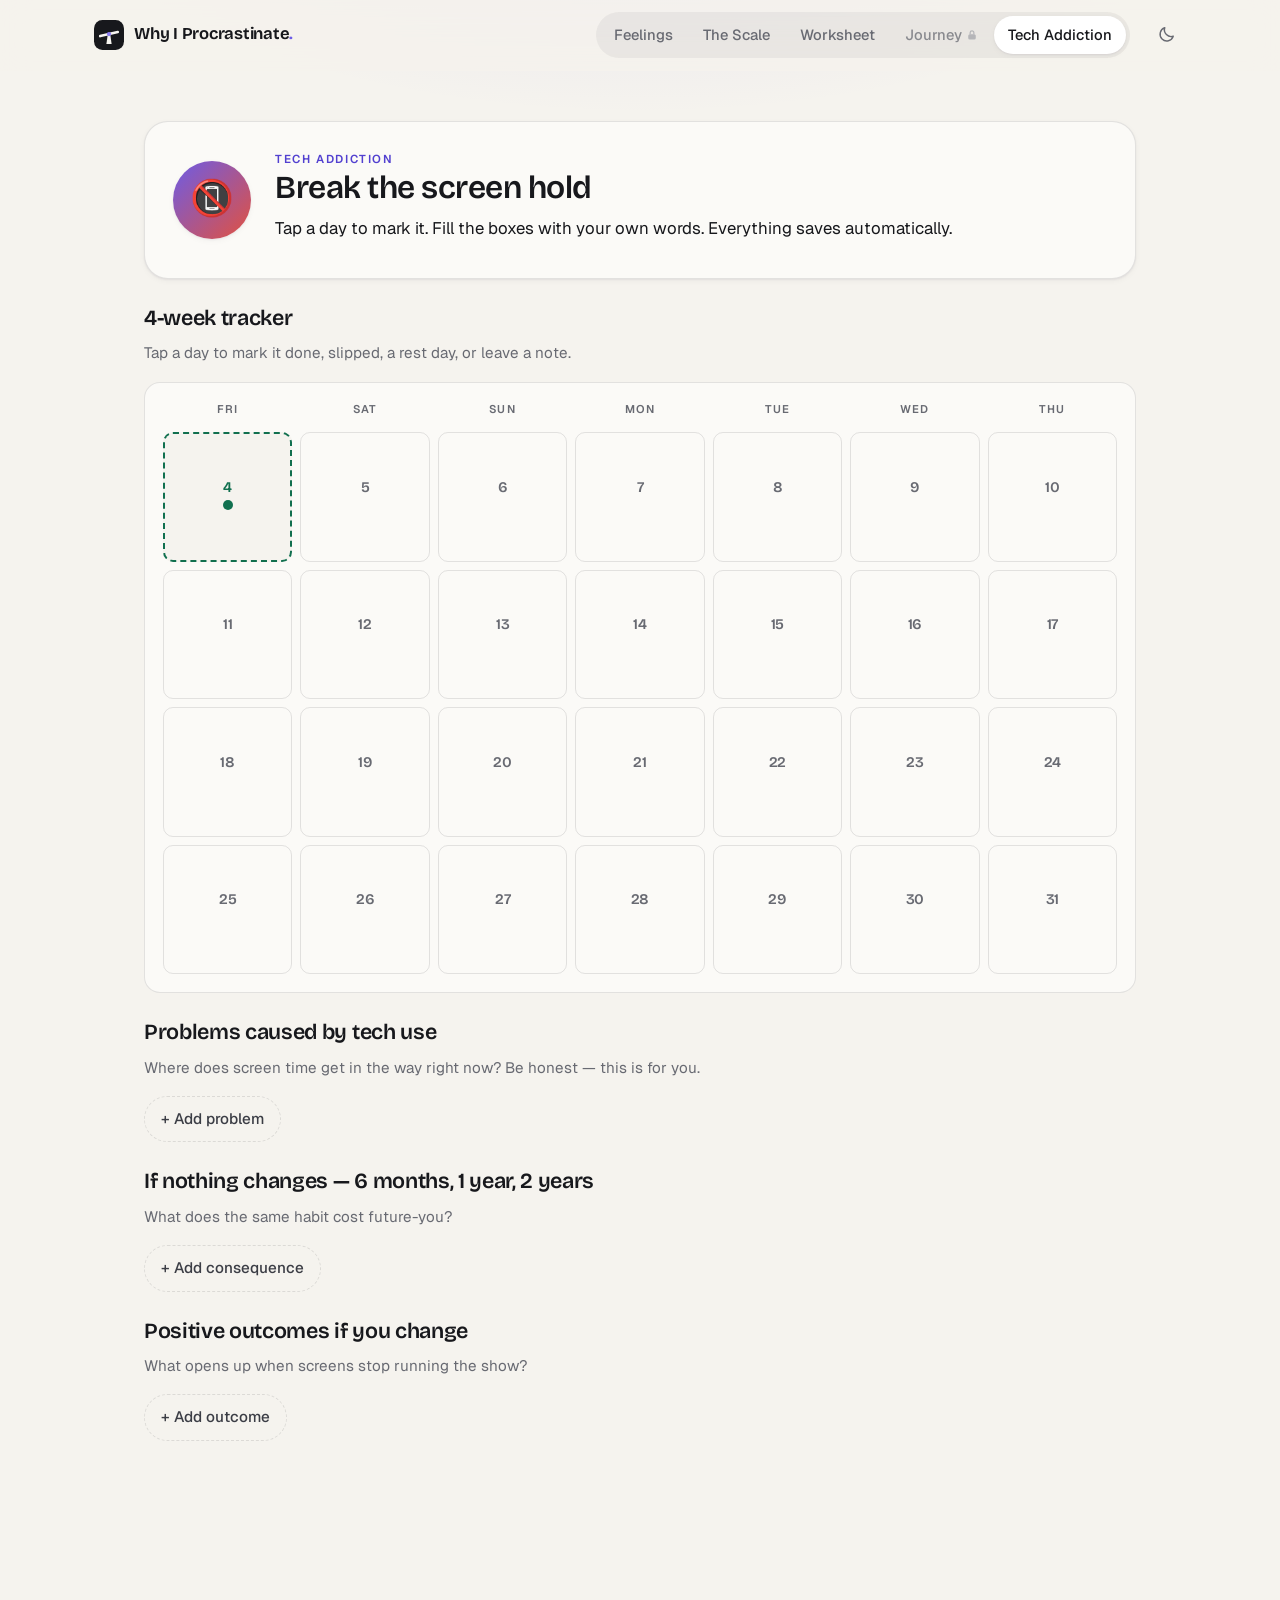
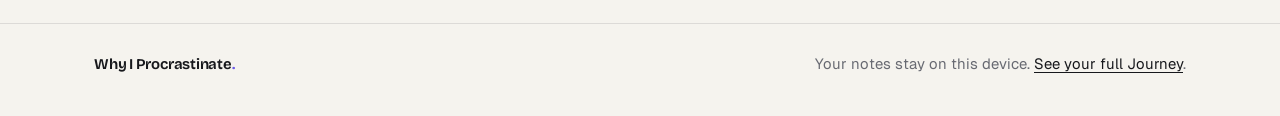
<file: tech.html>
<!doctype html>
<html lang="en">
<head>
<meta charset="utf-8" />
<meta name="viewport" content="width=device-width, initial-scale=1" />
<title>Tech Addiction | Why I Procrastinate</title>
<meta name="description" content="A dedicated space to track tech addiction: a 4-week tracker plus editable notes on problems, consequences, and positive outcomes." />
<link rel="preconnect" href="https://fonts.googleapis.com" />
<link rel="preconnect" href="https://fonts.gstatic.com" crossorigin />
<link href="https://fonts.googleapis.com/css2?family=Bricolage+Grotesque:opsz,wght@12..96,400..700&family=Geist:wght@400..700&family=Instrument+Serif:ital@0;1&display=swap" rel="stylesheet" />
<link rel="stylesheet" href="assets/styles.css" />
<meta name="theme-color" content="#f5f3ee" media="(prefers-color-scheme: light)" />
<meta name="theme-color" content="#0f1012" media="(prefers-color-scheme: dark)" />
<script>try{var t=localStorage.getItem("wip-theme");if(t)document.documentElement.dataset.theme=t;}catch(e){}</script>
</head>
<body>
  <header class="site-header">
    <nav class="nav" aria-label="Primary">
      <a class="brand" href="index.html"><svg class="brand-mark" viewBox="0 0 32 32" aria-hidden="true"><rect class="bm-bg" width="32" height="32" rx="9"/><path class="bm-stand" d="M13.2 25.5h5.6l-1.4-9.6h-2.8z"/><rect class="bm-beam" x="5" y="13.6" width="22" height="2.8" rx="1.4" transform="rotate(-13 16 15)"/><circle class="bm-pivot" cx="16" cy="15" r="2.3"/></svg><span>Why I Procrastinate<span class="dot">.</span></span></a>
      <div class="links">
        <a href="index.html">Feelings</a>
        <a href="scale.html">The Scale</a>
        <a href="worksheet.html">Worksheet</a>
        <a href="progress.html">Journey</a>
        <a href="tech.html" class="active" aria-current="page">Tech Addiction</a>
      </div>
      <button class="theme-toggle" type="button" aria-label="Toggle dark mode"><svg class="icon-sun" viewBox="0 0 24 24" aria-hidden="true"><circle cx="12" cy="12" r="4"/><path d="M12 2.5v2M12 19.5v2M4.6 4.6l1.4 1.4M18 18l1.4 1.4M2.5 12h2M19.5 12h2M4.6 19.4L6 18M18 6l1.4-1.4"/></svg><svg class="icon-moon" viewBox="0 0 24 24" aria-hidden="true"><path d="M20.5 14.2A8.5 8.5 0 0 1 9.8 3.5a8.5 8.5 0 1 0 10.7 10.7z"/></svg></button>
    </nav>
  </header>

  <main class="wrap prog-wrap">
    <header class="prog-hero" aria-label="Hero">
      <div class="prog-hero-inner">
        <div class="prog-avatar" aria-hidden="true">📵</div>
        <div class="prog-hero-text">
          <p class="prog-eyebrow">Tech Addiction</p>
          <h1>Break the screen hold</h1>
          <p class="prog-identity">Tap a day to mark it. Fill the boxes with your own words. Everything saves automatically.</p>
        </div>
      </div>
    </header>

    <section id="techTracker" class="prog-panel" aria-label="4-week tracker"></section>

    <section id="techProblems" class="prog-panel" aria-label="Problems caused by tech use"></section>

    <section id="techConsequences" class="prog-panel" aria-label="Consequences if nothing changes"></section>

    <section id="techOutcomes" class="prog-panel" aria-label="Positive outcomes if you change"></section>
  </main>

  <footer class="page-foot">
    <div class="foot-inner">
      <p class="foot-brand">Why I Procrastinate<span class="dot">.</span></p>
      <p class="foot-note">Your notes stay on this device. <a href="progress.html">See your full Journey</a>.</p>
    </div>
  </footer>

  <script src="assets/site.js"></script>
  <script src="assets/nav-lock.js"></script>
  <script src="assets/tech.js"></script>
</body>
</html>
</file>
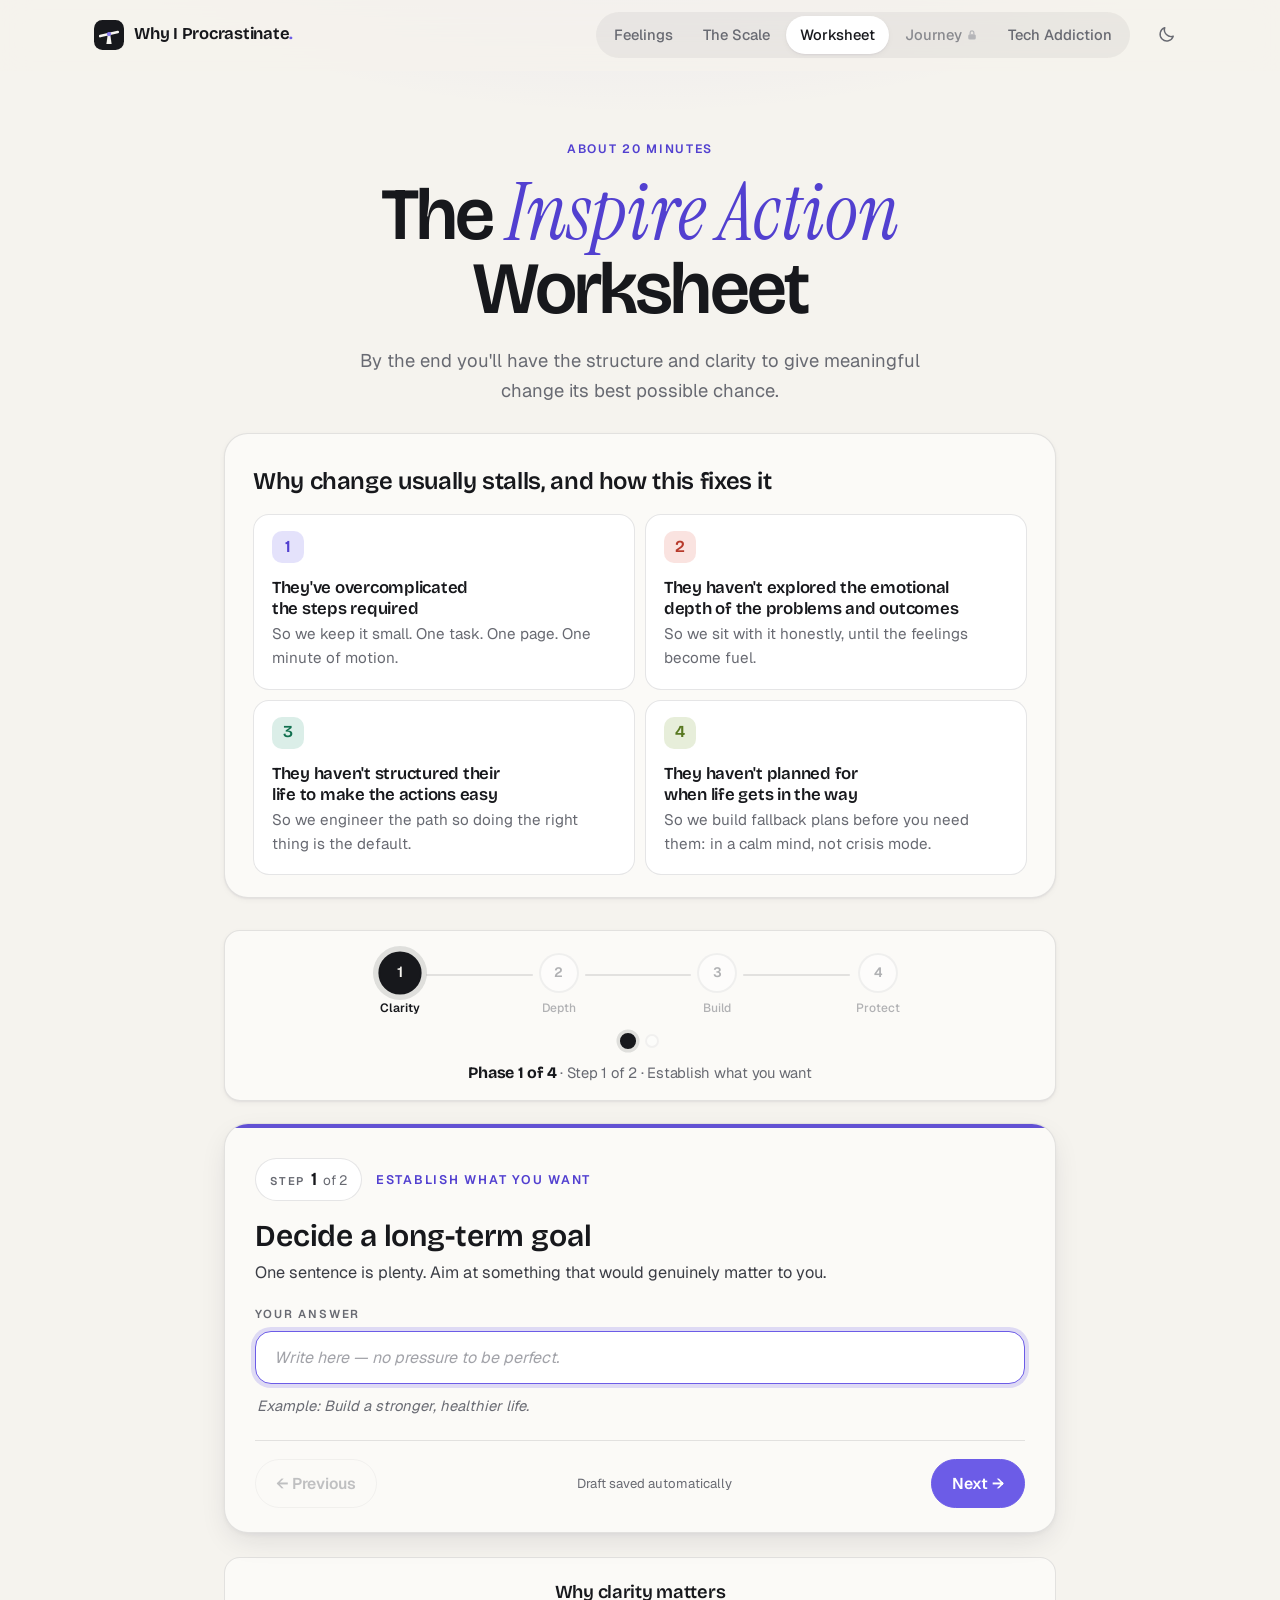
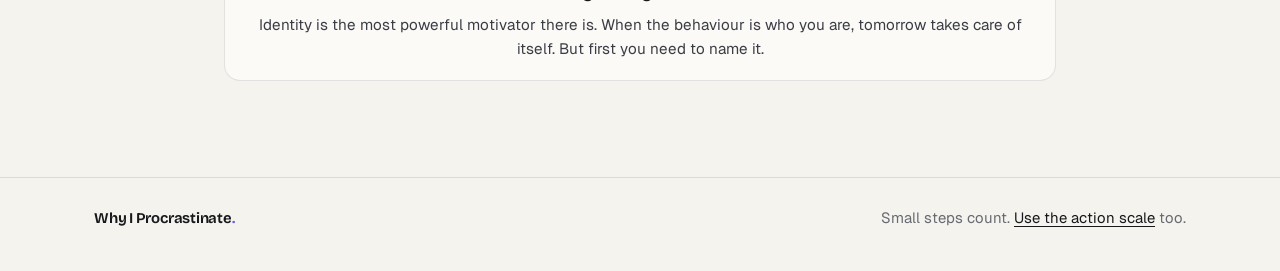
<file: worksheet.html>
<!doctype html>
<html lang="en">
<head>
<meta charset="utf-8" />
<meta name="viewport" content="width=device-width, initial-scale=1" />
<title>Inspire Action Worksheet | Why I Procrastinate</title>
<meta name="description" content="A beautiful 20-minute worksheet to build structure and clarity for meaningful change." />
<link rel="preconnect" href="https://fonts.googleapis.com" />
<link rel="preconnect" href="https://fonts.gstatic.com" crossorigin />
<link href="https://fonts.googleapis.com/css2?family=Bricolage+Grotesque:opsz,wght@12..96,400..700&family=Geist:wght@400..700&family=Instrument+Serif:ital@0;1&display=swap" rel="stylesheet" />
<link rel="stylesheet" href="assets/styles.css" />
<meta name="theme-color" content="#f5f3ee" media="(prefers-color-scheme: light)" />
<meta name="theme-color" content="#0f1012" media="(prefers-color-scheme: dark)" />
<script>try{var t=localStorage.getItem("wip-theme");if(t)document.documentElement.dataset.theme=t;}catch(e){}</script>
</head>
<body>
  <header class="site-header">
    <nav class="nav" aria-label="Primary">
      <a class="brand" href="index.html"><svg class="brand-mark" viewBox="0 0 32 32" aria-hidden="true"><rect class="bm-bg" width="32" height="32" rx="9"/><path class="bm-stand" d="M13.2 25.5h5.6l-1.4-9.6h-2.8z"/><rect class="bm-beam" x="5" y="13.6" width="22" height="2.8" rx="1.4" transform="rotate(-13 16 15)"/><circle class="bm-pivot" cx="16" cy="15" r="2.3"/></svg><span>Why I Procrastinate<span class="dot">.</span></span></a>
      <div class="links">
        <a href="index.html">Feelings</a>
        <a href="scale.html">The Scale</a>
        <a href="worksheet.html" class="active" aria-current="page">Worksheet</a>
        <a href="progress.html">Journey</a>
        <a href="tech.html">Tech Addiction</a>
      </div>
      <button class="theme-toggle" type="button" aria-label="Toggle dark mode"><svg class="icon-sun" viewBox="0 0 24 24" aria-hidden="true"><circle cx="12" cy="12" r="4"/><path d="M12 2.5v2M12 19.5v2M4.6 4.6l1.4 1.4M18 18l1.4 1.4M2.5 12h2M19.5 12h2M4.6 19.4L6 18M18 6l1.4-1.4"/></svg><svg class="icon-moon" viewBox="0 0 24 24" aria-hidden="true"><path d="M20.5 14.2A8.5 8.5 0 0 1 9.8 3.5a8.5 8.5 0 1 0 10.7 10.7z"/></svg></button>
    </nav>
  </header>

  <header class="hero iaw-hero">
    <p class="eyebrow">About 20 minutes</p>
    <h1>The <em>Inspire&nbsp;Action</em> Worksheet</h1>
    <p class="sub">By the end you'll have the structure and clarity to give meaningful change its best possible chance.</p>
  </header>

  <main class="wrap iaw-wrap">

    <!-- Intro: four predictable reasons -->
    <section class="iaw-intro" aria-label="Why people stall">
      <h2 class="iaw-intro-title">Why change usually stalls, and how this fixes it</h2>
      <ol class="iaw-reasons">
        <li>
          <span class="iaw-reason-num">1</span>
          <div>
            <h3>They've overcomplicated the steps required</h3>
            <p>So we keep it small. One task. One page. One minute of motion.</p>
          </div>
        </li>
        <li>
          <span class="iaw-reason-num">2</span>
          <div>
            <h3>They haven't explored the emotional depth of the problems and outcomes</h3>
            <p>So we sit with it honestly, until the feelings become fuel.</p>
          </div>
        </li>
        <li>
          <span class="iaw-reason-num">3</span>
          <div>
            <h3>They haven't structured their life to make the actions easy</h3>
            <p>So we engineer the path so doing the right thing is the default.</p>
          </div>
        </li>
        <li>
          <span class="iaw-reason-num">4</span>
          <div>
            <h3>They haven't planned for when life gets in the way</h3>
            <p>So we build fallback plans before you need them: in a calm mind, not crisis mode.</p>
          </div>
        </li>
      </ol>
    </section>

    <!-- Phase progress bar -->
    <section class="iaw-progress" aria-label="Progress">
      <div class="iaw-phases-bar" id="iawPhasesBar"></div>
      <div class="iaw-step-dots" id="iawStepDots"></div>
      <p class="iaw-progress-meta" id="iawProgressMeta"></p>
    </section>

    <!-- Single-step view -->
    <section id="iawStep" class="iaw-step" aria-live="polite"></section>

    <!-- Why this matters (dynamic, updated per phase by JS) -->
    <section class="iaw-why" id="iawWhy" aria-label="Why this matters"></section>

    <!-- Report (revealed at final step) -->
    <section id="iawReportCard" class="iaw-report-card is-hidden" aria-label="Generate report">
      <h2>Create your custom report</h2>
      <p>We'll turn your answers into a printable report with a 4-week daily tracker starting today.</p>
      <button id="buildReportBtn" class="btn-primary" type="button">Generate my report</button>
      <div id="reportOutput" class="report-output" aria-live="polite"></div>
    </section>
  </main>

  <footer class="page-foot">
    <div class="foot-inner">
      <p class="foot-brand">Why I Procrastinate<span class="dot">.</span></p>
      <p class="foot-note">Small steps count. <a href="scale.html">Use the action scale</a> too.</p>
    </div>
  </footer>

  <script src="assets/site.js"></script>
  <script src="assets/nav-lock.js"></script>
  <script src="assets/worksheet.js"></script>
</body>
</html>
</file>
<file: assets/styles.css>
/* ==========================================================================
   Why I Procrastinate: styles
   Tokens first. Every colour in this file resolves to one of these, so the
   light and dark themes are just two sets of values.
   ========================================================================== */

:root {
  color-scheme: light;

  /* Surfaces */
  --cream: #f5f3ee;          /* page background */
  --cream-deep: #e9e5dc;     /* pressed / track fills */
  --paper: #fbfaf7;          /* cards */
  --surface: #ffffff;        /* inputs, chips, raised rows */
  --surface-warm: #fffdf8;
  --surface-sunk: #f2f0ea;
  --inverse: #17181c;        /* dark feature panels */
  --on-inverse: #f5f3ee;

  /* Text */
  --ink: #17181c;
  --ink-soft: #3b3d45;
  --muted: #686a72;
  --faint: #a2a3a9;
  --on-ink: #f7f5f0;         /* text on an --ink fill */
  --on-fill: #ffffff;        /* text on an accent / semantic fill */

  /* Accent: "momentum" violet. The old names are kept so every component
     picks it up without a rename. */
  --gold: #6c5ce7;
  --gold-deep: #5240d0;
  --gold-soft: #8a7df0;

  /* Semantics: rewards / toward action, costs / away from action */
  --teal: #1e9873;
  --teal-deep: #11704f;
  --terra: #e2513f;
  --terra-deep: #b73a2b;
  --terra-wash: #fdeeeb;
  --sage: #7a9e34;
  --sage-deep: #587820;

  --line: color-mix(in srgb, var(--ink) 11%, transparent);
  --line-strong: color-mix(in srgb, var(--ink) 20%, transparent);
  --shadow-ink: #1b1530;

  --serif: "Bricolage Grotesque", "Avenir Next", system-ui, sans-serif; /* display face */
  --sans: "Geist", ui-sans-serif, -apple-system, BlinkMacSystemFont, "Segoe UI", sans-serif;
  --italic: "Instrument Serif", "Iowan Old Style", Georgia, serif;

  --r-sm: 10px;
  --r-md: 16px;
  --r-lg: 24px;

  --shadow-sm: 0 1px 2px color-mix(in srgb, var(--shadow-ink) 6%, transparent), 0 2px 6px color-mix(in srgb, var(--shadow-ink) 4%, transparent);
  --shadow-md: 0 2px 4px color-mix(in srgb, var(--shadow-ink) 4%, transparent), 0 10px 30px -6px color-mix(in srgb, var(--shadow-ink) 12%, transparent);
  --shadow-lg: 0 24px 60px -12px color-mix(in srgb, var(--shadow-ink) 22%, transparent);

  --ease: cubic-bezier(0.2, 0.7, 0.2, 1);
  --spring: cubic-bezier(0.34, 1.4, 0.64, 1);
  --gutter: 24px;
}

@media (prefers-color-scheme: dark) {
  :root:not([data-theme="light"]) {
    color-scheme: dark;
    --cream: #0f1012;
    --cream-deep: #22232a;
    --paper: #16171b;
    --surface: #1d1e23;
    --surface-warm: #1e1f24;
    --surface-sunk: #131417;
    --inverse: #1f2026;
    --on-inverse: #eeede8;
    --ink: #eeede8;
    --ink-soft: #cfcdc6;
    --muted: #9b9ca4;
    --faint: #686971;
    --on-ink: #111215;
    --on-fill: #0f1012;
    --gold: #9d90ff;
    --gold-deep: #b4aaff;
    --gold-soft: #8475f5;
    --teal: #3cc497;
    --teal-deep: #6fdcb8;
    --terra: #ff6f5e;
    --terra-deep: #ff978a;
    --terra-wash: #2a1714;
    --sage: #a5cc5b;
    --sage-deep: #c1e183;
    --line: color-mix(in srgb, var(--ink) 11%, transparent);
    --shadow-ink: #000000;
    --shadow-md: 0 1px 0 color-mix(in srgb, #fff 4%, transparent) inset, 0 10px 30px -6px rgb(0 0 0 / 0.5);
  }
}
:root[data-theme="dark"] {
  color-scheme: dark;
  --cream: #0f1012;
  --cream-deep: #22232a;
  --paper: #16171b;
  --surface: #1d1e23;
  --surface-warm: #1e1f24;
  --surface-sunk: #131417;
  --inverse: #1f2026;
  --on-inverse: #eeede8;
  --ink: #eeede8;
  --ink-soft: #cfcdc6;
  --muted: #9b9ca4;
  --faint: #686971;
  --on-ink: #111215;
  --on-fill: #0f1012;
  --gold: #9d90ff;
  --gold-deep: #b4aaff;
  --gold-soft: #8475f5;
  --teal: #3cc497;
  --teal-deep: #6fdcb8;
  --terra: #ff6f5e;
  --terra-deep: #ff978a;
  --terra-wash: #2a1714;
  --sage: #a5cc5b;
  --sage-deep: #c1e183;
  --line: color-mix(in srgb, var(--ink) 11%, transparent);
  --shadow-ink: #000000;
  --shadow-md: 0 1px 0 color-mix(in srgb, #fff 4%, transparent) inset, 0 10px 30px -6px rgb(0 0 0 / 0.5);
}

/* ---------- reset-ish ---------- */
*, *::before, *::after { box-sizing: border-box; }
html, body { margin: 0; padding: 0; }
html { -webkit-text-size-adjust: 100%; scroll-padding-top: 88px; }
body {
  font-family: var(--sans);
  font-size: 16px;
  color: var(--ink);
  background-color: var(--cream);
  background-image:
    radial-gradient(900px 420px at 50% -180px, color-mix(in srgb, var(--gold) 14%, transparent), transparent 70%);
  background-repeat: no-repeat;
  line-height: 1.6;
  -webkit-font-smoothing: antialiased;
  text-rendering: optimizeLegibility;
  min-height: 100vh;
  overflow-x: hidden;
}
img, svg { display: block; max-width: 100%; }
button { font: inherit; color: inherit; cursor: pointer; border: 0; background: none; }
input, textarea, select { font: inherit; color: inherit; }
a { color: var(--gold-deep); text-decoration-thickness: 1px; text-underline-offset: 3px; }
a:hover { color: var(--ink); }
::selection { background: color-mix(in srgb, var(--gold) 28%, transparent); }
:focus-visible { outline: 2px solid var(--gold); outline-offset: 2px; border-radius: 6px; }
h1, h2, h3, h4, h5 { text-wrap: balance; }
p { text-wrap: pretty; }

/* ---------- layout ---------- */
.wrap {
  max-width: 1040px;
  margin: 0 auto;
  padding: 0 var(--gutter);
}

/* ---------- shared type ---------- */
.eyebrow {
  display: inline-flex;
  align-items: center;
  gap: 8px;
  margin: 0 0 14px;
  font-family: var(--sans);
  font-size: 0.76rem;
  font-weight: 600;
  letter-spacing: 0.14em;
  text-transform: uppercase;
  color: var(--gold-deep);
}
.eyebrow-dot {
  width: 7px; height: 7px;
  border-radius: 999px;
  background: var(--gold);
  box-shadow: 0 0 0 4px color-mix(in srgb, var(--gold) 20%, transparent);
}
h1 em, h2 em, .hero h1 em {
  font-family: var(--italic);
  font-style: italic;
  font-weight: 400;
  color: var(--gold-deep);
  letter-spacing: 0;
}

.section-head { margin: 0 0 28px; max-width: 640px; }
.section-head h2 {
  font-family: var(--serif);
  font-weight: 600;
  font-size: clamp(1.75rem, 3.6vw, 2.5rem);
  line-height: 1.08;
  letter-spacing: -0.025em;
  margin: 0;
}
.section-head h2 em { font-size: 1.08em; }
.section-sub { margin: 12px 0 0; color: var(--muted); font-size: 1.05rem; }

/* ---------- buttons ---------- */
.btn,
.btn-primary,
.btn-secondary,
.btn-ghost {
  display: inline-flex;
  align-items: center;
  justify-content: center;
  gap: 8px;
  min-height: 46px;
  padding: 0 22px;
  border-radius: 999px;
  font-weight: 600;
  font-size: 0.98rem;
  text-decoration: none;
  white-space: nowrap;
  transition: transform 180ms var(--ease), background 180ms var(--ease), color 180ms var(--ease), border-color 180ms var(--ease), box-shadow 180ms var(--ease);
}
.btn { background: var(--ink); color: var(--on-ink); }
.btn:hover { color: var(--on-ink); transform: translateY(-1px); box-shadow: var(--shadow-md); }
.btn-primary { background: var(--gold); color: var(--on-fill); }
.btn-primary:hover { color: var(--on-fill); background: var(--gold-deep); transform: translateY(-1px); box-shadow: 0 10px 24px -8px color-mix(in srgb, var(--gold) 60%, transparent); }
.btn-ghost,
.btn-secondary { background: transparent; color: var(--ink); border: 1px solid var(--line-strong); }
.btn-secondary { margin-top: 12px; }
.btn-secondary:hover { color: var(--ink); background: var(--surface); border-color: var(--ink); }
.btn-ghost:hover { background: var(--surface); border-color: var(--ink); }
.btn:active, .btn-primary:active, .btn-ghost:active { transform: translateY(0) scale(0.98); }

/* ---------- header / nav ---------- */
.site-header {
  position: sticky;
  top: 0;
  z-index: 50;
  background: color-mix(in srgb, var(--cream) 78%, transparent);
  -webkit-backdrop-filter: saturate(160%) blur(14px);
  backdrop-filter: saturate(160%) blur(14px);
  border-bottom: 1px solid transparent;
  transition: border-color 200ms var(--ease), background 200ms var(--ease);
}
.site-header.is-scrolled { border-bottom-color: var(--line); }

.nav {
  max-width: 1140px;
  margin: 0 auto;
  padding: 12px var(--gutter);
  display: flex;
  align-items: center;
  gap: 16px;
}
.nav .brand {
  display: inline-flex;
  align-items: center;
  gap: 10px;
  font-family: var(--serif);
  font-weight: 650;
  font-size: 1.04rem;
  letter-spacing: -0.015em;
  color: var(--ink);
  text-decoration: none;
  white-space: nowrap;
  margin-right: auto;
}
.brand .dot, .foot-brand .dot { color: var(--gold); }
.brand-mark { width: 30px; height: 30px; flex: none; transition: transform 400ms var(--spring); }
.brand:hover .brand-mark { transform: rotate(-8deg); }
.brand-mark .bm-bg { fill: var(--ink); }
.brand-mark .bm-stand, .brand-mark .bm-beam { fill: var(--on-ink); }
.brand-mark .bm-pivot { fill: var(--gold-soft); }

.nav .links {
  display: flex;
  gap: 2px;
  padding: 4px;
  border-radius: 999px;
  background: color-mix(in srgb, var(--ink) 5%, transparent);
  font-size: 0.92rem;
}
.nav .links a {
  display: inline-flex;
  align-items: center;
  gap: 4px;
  padding: 7px 14px;
  border-radius: 999px;
  text-decoration: none;
  color: var(--muted);
  font-weight: 500;
  white-space: nowrap;
  transition: color 160ms var(--ease), background 160ms var(--ease);
}
.nav .links a:hover { color: var(--ink); }
.nav .links a.active {
  color: var(--ink);
  background: var(--surface);
  box-shadow: var(--shadow-sm);
}

.theme-toggle {
  width: 40px; height: 40px;
  flex: none;
  display: grid;
  place-items: center;
  border-radius: 999px;
  color: var(--muted);
  transition: color 160ms var(--ease), background 160ms var(--ease);
}
.theme-toggle:hover { color: var(--ink); background: color-mix(in srgb, var(--ink) 6%, transparent); }
.theme-toggle svg { width: 19px; height: 19px; fill: none; stroke: currentColor; stroke-width: 1.8; stroke-linecap: round; stroke-linejoin: round; }
.theme-toggle .icon-sun { display: none; }
:root[data-theme="dark"] .theme-toggle .icon-sun { display: block; }
:root[data-theme="dark"] .theme-toggle .icon-moon { display: none; }
@media (prefers-color-scheme: dark) {
  :root:not([data-theme="light"]) .theme-toggle .icon-sun { display: block; }
  :root:not([data-theme="light"]) .theme-toggle .icon-moon { display: none; }
}

@media (max-width: 860px) {
  .nav { flex-wrap: wrap; row-gap: 8px; padding-top: 10px; padding-bottom: 10px; }
  .nav .links {
    order: 3;
    width: calc(100% + 2 * var(--gutter));
    margin: 0 calc(-1 * var(--gutter));
    padding: 0 var(--gutter) 2px;
    background: none;
    border-radius: 0;
    overflow-x: auto;
    scrollbar-width: none;
    -webkit-mask-image: linear-gradient(90deg, transparent 0, #000 var(--gutter), #000 calc(100% - var(--gutter)), transparent 100%);
            mask-image: linear-gradient(90deg, transparent 0, #000 var(--gutter), #000 calc(100% - var(--gutter)), transparent 100%);
  }
  .nav .links::-webkit-scrollbar { display: none; }
  .nav .links a { padding: 7px 13px; }
  .nav .links a.active { background: var(--ink); color: var(--on-ink); box-shadow: none; }
}

/* ---------- generic hero (worksheet) ---------- */
.hero {
  padding: 72px var(--gutter) 40px;
  max-width: 900px;
  margin: 0 auto;
  text-align: center;
}
.hero h1 {
  font-family: var(--serif);
  font-weight: 600;
  font-size: clamp(2.5rem, 6.4vw, 4.6rem);
  line-height: 1;
  letter-spacing: -0.035em;
  margin: 0 0 20px;
  color: var(--ink);
}
.hero h1 em { font-size: 1.08em; }
.hero .sub {
  font-size: 1.15rem;
  color: var(--muted);
  max-width: 600px;
  margin: 0 auto;
}

/* ---------- footer ---------- */
footer.page-foot {
  margin-top: 96px;
  border-top: 1px solid var(--line);
  color: var(--muted);
  font-size: 0.93rem;
}
.foot-inner {
  max-width: 1140px;
  margin: 0 auto;
  padding: 28px var(--gutter) 40px;
  display: flex;
  flex-wrap: wrap;
  gap: 8px 24px;
  align-items: baseline;
  justify-content: space-between;
}
.foot-brand {
  margin: 0;
  font-family: var(--serif);
  font-weight: 650;
  color: var(--ink);
  letter-spacing: -0.015em;
}
.foot-note { margin: 0; }
footer.page-foot a { color: var(--ink); }

/* ==========================================================================
   Page: Feelings flow (index.html)
   ========================================================================== */
.home-hero {
  padding-top: clamp(48px, 9vw, 104px);
  padding-bottom: clamp(32px, 5vw, 56px);
}
.home-hero h1 {
  font-family: var(--serif);
  font-weight: 650;
  font-size: clamp(2.7rem, 8.4vw, 6rem);
  line-height: 0.96;
  letter-spacing: -0.04em;
  margin: 0 0 22px;
  max-width: 11ch;
}
.home-hero .sub {
  margin: 0;
  max-width: 520px;
  font-size: clamp(1.05rem, 1.6vw, 1.2rem);
  color: var(--muted);
}

.feelings-flow {
  position: relative;
  background: var(--paper);
  border: 1px solid var(--line);
  border-radius: var(--r-lg);
  box-shadow: var(--shadow-md);
  padding: clamp(20px, 4vw, 40px);
  scroll-margin-top: 96px;
}

.flow-steps {
  list-style: none;
  margin: 0 0 32px;
  padding: 0 0 20px;
  display: flex;
  gap: 8px 22px;
  flex-wrap: wrap;
  border-bottom: 1px solid var(--line);
  font-size: 0.88rem;
  color: var(--faint);
  font-weight: 500;
}
.flow-steps li { display: inline-flex; align-items: center; gap: 8px; transition: color 200ms var(--ease); }
.flow-steps li span {
  width: 24px; height: 24px;
  display: grid; place-items: center;
  border-radius: 999px;
  border: 1px solid var(--line-strong);
  font-size: 0.75rem;
  font-weight: 600;
  font-variant-numeric: tabular-nums;
  transition: background 200ms var(--ease), color 200ms var(--ease), border-color 200ms var(--ease);
}
.flow-steps li.is-current { color: var(--ink); }
.flow-steps li.is-current span { background: var(--gold); border-color: var(--gold); color: var(--on-fill); }
.flow-steps li.is-done { color: var(--muted); }
.flow-steps li.is-done span { background: var(--ink); border-color: var(--ink); color: var(--on-ink); }

.flow-section { scroll-margin-top: 96px; }
.flow-section + .flow-section {
  margin-top: 40px;
  padding-top: 36px;
  border-top: 1px dashed var(--line-strong);
}
.flow-section.is-hidden { display: none; }
.flow-section:not(:first-of-type) { animation: rise 420ms var(--ease) both; }

.flow-head { display: flex; align-items: baseline; gap: 14px; margin: 0 0 20px; }
.flow-num {
  font-family: var(--italic);
  font-style: italic;
  font-size: 1.5rem;
  line-height: 1;
  color: var(--gold-deep);
}
.flow-title {
  margin: 0;
  font-family: var(--serif);
  font-size: clamp(1.35rem, 2.6vw, 1.75rem);
  font-weight: 600;
  letter-spacing: -0.02em;
  line-height: 1.15;
  color: var(--ink);
}

.feeling-grid {
  display: grid;
  grid-template-columns: repeat(auto-fill, minmax(168px, 1fr));
  gap: 10px;
}
.feeling-tile {
  position: relative;
  display: flex;
  flex-direction: column;
  align-items: flex-start;
  justify-content: space-between;
  gap: 14px;
  min-height: 92px;
  padding: 16px 16px 14px;
  text-align: left;
  border-radius: var(--r-md);
  background: var(--surface);
  border: 1px solid var(--line);
  transition: transform 200ms var(--ease), border-color 200ms var(--ease), background 200ms var(--ease), box-shadow 200ms var(--ease), opacity 200ms var(--ease);
  animation: rise 500ms var(--ease) both;
  animation-delay: calc(var(--i, 0) * 25ms);
}
.feeling-tile::after {
  content: "";
  position: absolute;
  top: 16px; right: 16px;
  width: 8px; height: 8px;
  border-radius: 999px;
  background: var(--line-strong);
  transition: background 200ms var(--ease), transform 200ms var(--spring);
}
.feeling-label {
  font-family: var(--serif);
  font-size: 1.15rem;
  font-weight: 600;
  letter-spacing: -0.015em;
  line-height: 1.15;
  padding-right: 14px;
}
.feeling-count { font-size: 0.8rem; color: var(--muted); font-variant-numeric: tabular-nums; }
.feeling-tile:hover {
  transform: translateY(-2px);
  border-color: color-mix(in srgb, var(--gold) 50%, transparent);
  box-shadow: var(--shadow-md);
}
.feeling-tile:hover::after { background: var(--gold); }
.feeling-tile.is-selected {
  background: var(--ink);
  border-color: var(--ink);
  color: var(--on-ink);
  box-shadow: var(--shadow-md);
}
.feeling-tile.is-selected .feeling-count { color: color-mix(in srgb, var(--on-ink) 65%, transparent); }
.feeling-tile.is-selected::after { background: var(--gold-soft); transform: scale(1.4); }
.has-feeling .feeling-tile:not(.is-selected) { opacity: 0.62; }
.has-feeling .feeling-tile:not(.is-selected):hover { opacity: 1; }

.reason-list { display: grid; gap: 10px; }
.reason-row {
  display: flex;
  align-items: center;
  gap: 14px;
  width: 100%;
  padding: 16px 18px;
  text-align: left;
  border-radius: var(--r-md);
  background: var(--surface);
  border: 1px solid var(--line);
  font-size: 1.04rem;
  font-weight: 500;
  color: var(--ink);
  transition: border-color 180ms var(--ease), background 180ms var(--ease), transform 180ms var(--ease);
}
.reason-row:hover { border-color: color-mix(in srgb, var(--gold) 50%, transparent); transform: translateX(2px); }
.reason-mark {
  width: 20px; height: 20px;
  flex: none;
  border-radius: 999px;
  border: 1.5px solid var(--line-strong);
  display: grid; place-items: center;
  transition: border-color 180ms var(--ease), background 180ms var(--ease);
}
.reason-mark::after {
  content: "";
  width: 8px; height: 8px;
  border-radius: 999px;
  background: var(--on-fill);
  transform: scale(0);
  transition: transform 220ms var(--spring);
}
.reason-row.is-selected {
  border-color: var(--gold);
  background: color-mix(in srgb, var(--gold) 8%, var(--surface));
}
.reason-row.is-selected .reason-mark { background: var(--gold); border-color: var(--gold); }
.reason-row.is-selected .reason-mark::after { transform: scale(1); }

.report {
  display: grid;
  grid-template-columns: 1fr 1fr;
  gap: 12px;
}
.report-block {
  padding: 22px 22px 24px;
  border-radius: var(--r-md);
  background: var(--surface);
  border: 1px solid var(--line);
}
.report-block--do {
  background: var(--inverse);
  border-color: var(--inverse);
  color: var(--on-inverse);
  position: relative;
  overflow: hidden;
}
.report-block--do::before {
  content: "";
  position: absolute;
  inset: auto -40px -60px auto;
  width: 180px; height: 180px;
  border-radius: 999px;
  background: radial-gradient(circle, color-mix(in srgb, var(--gold) 45%, transparent), transparent 70%);
  pointer-events: none;
}
.report-label {
  font-size: 0.74rem;
  letter-spacing: 0.14em;
  text-transform: uppercase;
  color: var(--muted);
  margin-bottom: 10px;
  font-weight: 600;
}
.report-block--do .report-label { color: var(--gold-soft); }
.report p { margin: 0; font-size: 1.06rem; color: var(--ink-soft); position: relative; }
.report-block--do p {
  font-family: var(--serif);
  font-size: clamp(1.2rem, 2.2vw, 1.4rem);
  font-weight: 550;
  letter-spacing: -0.015em;
  line-height: 1.3;
  color: var(--on-inverse);
}
.report-actions { display: flex; flex-wrap: wrap; gap: 10px; justify-content: flex-end; margin-top: 18px; }

.db-summary { color: var(--muted); }

/* Tools grid */
.tools { margin-top: clamp(64px, 10vw, 120px); }
.tool-grid {
  display: grid;
  grid-template-columns: repeat(4, 1fr);
  gap: 14px;
}
.tool-card {
  position: relative;
  display: flex;
  flex-direction: column;
  padding: 20px 20px 18px;
  border-radius: var(--r-lg);
  background: var(--paper);
  border: 1px solid var(--line);
  color: var(--ink);
  text-decoration: none;
  transition: transform 220ms var(--ease), box-shadow 220ms var(--ease), border-color 220ms var(--ease);
}
.tool-card:hover { color: var(--ink); transform: translateY(-3px); box-shadow: var(--shadow-lg); border-color: var(--line-strong); }
.tool-art {
  width: 100%;
  height: 112px;
  margin: 0 0 18px;
  padding: 16px;
  border-radius: var(--r-md);
  background: var(--surface-sunk);
}
.tool-card--scale .tool-art { background: color-mix(in srgb, var(--teal) 10%, var(--surface-sunk)); }
.tool-card--worksheet .tool-art { background: color-mix(in srgb, var(--gold) 12%, var(--surface-sunk)); }
.tool-card--journey .tool-art { background: color-mix(in srgb, var(--sage) 12%, var(--surface-sunk)); }
.tool-card--tech .tool-art { background: color-mix(in srgb, var(--terra) 10%, var(--surface-sunk)); }
.ta-ink { fill: var(--ink); }
.ta-for { fill: var(--teal); }
.ta-against { fill: var(--terra); }
.ta-rope { stroke: var(--ink); stroke-width: 2; }
.ta-tilt { transform-origin: 60px 22px; transform: rotate(-9deg); transition: transform 600ms var(--spring); }
.tool-card:hover .ta-tilt { transform: rotate(-16deg); }
.ta-paper { fill: var(--surface); stroke: var(--line-strong); }
.ta-line { fill: var(--line-strong); }
.ta-accent { fill: var(--gold); }
.ta-check { fill: none; stroke: var(--on-fill); stroke-width: 2.4; stroke-linecap: round; stroke-linejoin: round; }
.ta-done { fill: var(--sage); }
.ta-soft { fill: none; stroke: var(--line-strong); stroke-width: 2; stroke-dasharray: 3 3; }
.ta-today { fill: var(--surface); stroke: var(--sage-deep); stroke-width: 2.5; }
.ta-screen { fill: var(--surface); }
.ta-against-ring { fill: none; stroke: var(--terra); stroke-width: 5; }
.ta-against-stroke { stroke: var(--terra); stroke-width: 5; stroke-linecap: round; }
.tool-kicker {
  font-size: 0.72rem;
  font-weight: 600;
  letter-spacing: 0.12em;
  text-transform: uppercase;
  color: var(--muted);
}
.tool-card h3 {
  margin: 6px 0 6px;
  font-family: var(--serif);
  font-size: 1.3rem;
  font-weight: 600;
  letter-spacing: -0.02em;
}
.tool-card p { margin: 0 0 18px; color: var(--muted); font-size: 0.95rem; line-height: 1.5; }
.tool-go {
  margin-top: auto;
  font-weight: 600;
  font-size: 0.92rem;
  color: var(--gold-deep);
  transition: transform 200ms var(--ease);
}
.tool-card:hover .tool-go { transform: translateX(3px); }

/* Legacy dark call-to-action bar (Journey page) */
.cta-bar {
  margin: 48px 0 0;
  padding: 28px 28px;
  background: var(--inverse);
  color: var(--on-inverse);
  border-radius: var(--r-lg);
  display: flex;
  gap: 20px;
  align-items: center;
  justify-content: space-between;
  flex-wrap: wrap;
  box-shadow: var(--shadow-md);
}
.cta-bar h3 {
  margin: 0;
  font-family: var(--serif);
  font-weight: 600;
  letter-spacing: -0.02em;
  font-size: 1.5rem;
  line-height: 1.2;
}
.cta-bar p { margin: 6px 0 0; color: color-mix(in srgb, var(--on-inverse) 72%, transparent); font-size: 0.98rem; }
.cta-bar .btn { background: var(--gold); color: var(--on-fill); }
.cta-bar .btn:hover { background: var(--gold-soft); color: var(--on-fill); }

/* Pills (Journey view switcher and elsewhere) */
.pill-grid { display: flex; flex-wrap: wrap; gap: 10px; }
.pill-btn {
  padding: 10px 16px;
  border-radius: 999px;
  background: var(--surface);
  border: 1px solid var(--line);
  color: var(--ink-soft);
  font-size: 0.96rem;
  font-weight: 500;
  transition: transform 160ms var(--ease), background 180ms var(--ease), border-color 180ms var(--ease), color 180ms var(--ease);
}
.pill-btn:hover { border-color: color-mix(in srgb, var(--gold) 55%, transparent); color: var(--ink); }
.pill-btn.is-selected { background: var(--ink); border-color: var(--ink); color: var(--on-ink); }

@keyframes rise {
  from { opacity: 0; transform: translateY(10px); }
  to   { opacity: 1; transform: translateY(0); }
}
@keyframes fadeUp {
  from { opacity: 0; transform: translateY(6px); }
  to   { opacity: 1; transform: translateY(0); }
}

/* ==========================================================================
   Page: Scale (scale.html), explainer sections
   ========================================================================== */
.suggested {
  margin: 20px 0 0;
  padding: clamp(20px, 3vw, 28px);
  background: var(--paper);
  border: 1px solid var(--line);
  border-radius: var(--r-lg);
}
.suggested-head { display: flex; flex-wrap: wrap; align-items: baseline; gap: 4px 16px; margin-bottom: 18px; }
.suggested h2 {
  font-family: var(--serif);
  font-weight: 600;
  letter-spacing: -0.02em;
  font-size: 1.25rem;
  margin: 0;
}
.suggested p.hint { color: var(--muted); margin: 0; font-size: 0.93rem; }
.suggested-cols { display: grid; grid-template-columns: 1fr 1fr; gap: 20px 28px; }
.chip-row { display: flex; flex-wrap: wrap; gap: 8px; }
.chip-label {
  display: inline-flex;
  align-items: center;
  gap: 8px;
  font-size: 0.74rem;
  letter-spacing: 0.12em;
  text-transform: uppercase;
  color: var(--muted);
  margin-bottom: 10px;
  font-weight: 600;
}
.chip-label::before { content: ""; width: 8px; height: 8px; border-radius: 999px; background: currentColor; }
.chip-label--for { color: var(--teal-deep); }
.chip-label--against { color: var(--terra-deep); }
.chip {
  padding: 8px 14px;
  border-radius: 999px;
  background: var(--surface);
  border: 1px solid var(--line);
  font-size: 0.92rem;
  color: var(--ink-soft);
  transition: transform 140ms var(--ease), background 140ms var(--ease), border-color 140ms var(--ease), color 140ms var(--ease);
}
.chip::before { content: "+ "; color: var(--faint); }
.chip.for:hover  { border-color: var(--teal); color: var(--teal-deep); background: color-mix(in srgb, var(--teal) 9%, var(--surface)); }
.chip.against:hover { border-color: var(--terra); color: var(--terra-deep); background: color-mix(in srgb, var(--terra) 9%, var(--surface)); }
.chip:active { transform: scale(0.96); }

.explain { margin: clamp(72px, 10vw, 120px) 0 0; }
.explain h2 {
  font-family: var(--serif);
  font-weight: 600;
  font-size: clamp(1.75rem, 3.6vw, 2.5rem);
  line-height: 1.08;
  letter-spacing: -0.025em;
  margin: 0 0 14px;
}
.explain p { font-size: 1.06rem; color: var(--ink-soft); max-width: 62ch; }
.explain--split {
  display: grid;
  grid-template-columns: minmax(0, 1fr) minmax(0, 1.6fr);
  gap: 24px 56px;
  padding-top: clamp(48px, 7vw, 72px);
  border-top: 1px solid var(--line);
}
.explain-body p:first-child { margin-top: 0; }
.explain-pull {
  margin: 28px 0;
  padding-left: 20px;
  border-left: 3px solid var(--gold);
  font-family: var(--serif);
  font-size: clamp(1.2rem, 2.2vw, 1.45rem) !important;
  font-weight: 500;
  letter-spacing: -0.015em;
  line-height: 1.35;
  color: var(--ink) !important;
}
.explain-pull strong { font-weight: 650; }
.explain-pull q { font-family: var(--italic); font-style: italic; font-size: 1.1em; color: var(--muted); }

.examples {
  margin: 0;
  display: grid;
  grid-template-columns: repeat(3, 1fr);
  gap: 14px;
}
.example {
  margin: 0;
  background: var(--paper);
  border: 1px solid var(--line);
  border-radius: var(--r-lg);
  padding: 12px 12px 22px;
}
.example svg {
  width: 100%;
  height: auto;
  margin-bottom: 18px;
  padding: 12px 24px 4px;
  background: var(--surface-sunk);
  border-radius: var(--r-md);
}
.example figcaption { padding: 0 10px; }
.ex-ink { fill: var(--ink); }
.ex-rope { stroke: var(--ink); stroke-width: 1.5; }
.ex-for { fill: var(--teal); }
.ex-against { fill: var(--terra); }
.example-tag {
  display: inline-block;
  padding: 3px 10px;
  border-radius: 999px;
  font-size: 0.74rem;
  font-weight: 600;
  letter-spacing: 0.04em;
}
.example-tag--for { background: color-mix(in srgb, var(--teal) 14%, transparent); color: var(--teal-deep); }
.example-tag--against { background: color-mix(in srgb, var(--terra) 14%, transparent); color: var(--terra-deep); }
.example h3 {
  font-family: var(--serif);
  font-weight: 600;
  letter-spacing: -0.015em;
  font-size: 1.15rem;
  margin: 10px 0 6px;
}
.example p { margin: 0; color: var(--muted); font-size: 0.95rem; }
.examples-coda {
  margin: 28px 0 0;
  font-family: var(--italic);
  font-style: italic;
  font-size: clamp(1.3rem, 2.6vw, 1.7rem) !important;
  line-height: 1.3;
  color: var(--ink) !important;
  max-width: 34ch !important;
}

/* ---------- responsive ---------- */
@media (max-width: 960px) {
  .tool-grid { grid-template-columns: repeat(2, 1fr); }
}
@media (max-width: 720px) {
  :root { --gutter: 16px; }
  html { scroll-padding-top: 116px; }
  .feelings-flow, .flow-section { scroll-margin-top: 116px; }
  .hero { padding-top: 48px; }
  .report { grid-template-columns: 1fr; }
  .report-actions .btn, .report-actions .btn-primary, .report-actions .btn-ghost { flex: 1 1 auto; }
  .feeling-grid { grid-template-columns: repeat(2, 1fr); gap: 8px; }
  .feeling-tile { min-height: 84px; padding: 14px; }
  .feeling-label { font-size: 1.05rem; }
  .suggested-cols { grid-template-columns: 1fr; }
  .explain--split { grid-template-columns: 1fr; }
  .examples { grid-template-columns: 1fr; }
  .cta-bar { flex-direction: column; align-items: flex-start; padding: 24px 20px; }
  .cta-bar .btn { align-self: stretch; }
  .foot-inner { flex-direction: column; gap: 4px; }
}
@media (max-width: 520px) {
  .tool-grid { grid-template-columns: 1fr; gap: 10px; }
  .tool-card { display: grid; grid-template-columns: 88px 1fr; column-gap: 16px; padding: 14px; border-radius: var(--r-md); }
  .tool-art { grid-row: 1 / span 4; height: 88px; margin: 0; padding: 10px; }
  .tool-card h3 { margin: 2px 0 2px; font-size: 1.15rem; }
  .tool-card p { margin: 0 0 8px; font-size: 0.9rem; }
}

/* ---------- motion preferences ---------- */
@media (prefers-reduced-motion: reduce) {
  *, *::before, *::after {
    transition-duration: 0.01ms !important;
    animation-duration: 0.01ms !important;
    animation-delay: 0ms !important;
  }
  html { scroll-behavior: auto; }
}


/* ==========================================================================
   Page: Inspire Action Worksheet (worksheet.html)
   ========================================================================== */

.iaw-wrap { max-width: 880px; }

.iaw-hero {
  padding: 64px 24px 28px;
}
.iaw-eyebrow {
  font-family: var(--sans);
  font-weight: 600;
  font-size: 0.78rem;
  letter-spacing: 0.22em;
  text-transform: uppercase;
  color: var(--gold-deep);
  margin: 0 0 14px;
}
.iaw-hero h1 em {
  font-style: italic;
  color: var(--gold-deep);
  font-weight: 400;
}

/* ---------- Intro card with 3 reasons ---------- */
.iaw-intro {
  background: var(--paper);
  border: 1px solid var(--line);
  border-radius: var(--r-lg);
  box-shadow: var(--shadow-sm);
  padding: 28px 28px 22px;
  margin: 0 0 32px;
  position: relative;
  overflow: hidden;
}

.iaw-intro-title {
  margin: 4px 0 18px;
  font-family: var(--serif);
  font-weight: 600;
  letter-spacing: -0.015em;
  font-size: clamp(1.25rem, 2.4vw, 1.5rem);
  color: var(--ink);
  line-height: 1.25;
  max-width: 58ch;
}
.iaw-reasons {
  list-style: none;
  margin: 0;
  padding: 0;
  display: grid;
  grid-template-columns: repeat(2, 1fr);
  gap: 10px;
}
.iaw-reasons li {
  display: grid;
  grid-template-columns: 1fr;
  gap: 12px;
  align-items: start;
  padding: 16px 18px 18px;
  border-radius: var(--r-md);
  background: var(--surface);
  border: 1px solid var(--line);
}
@media (max-width: 640px) { .iaw-reasons { grid-template-columns: 1fr; } }

.iaw-reason-num {
  font-family: var(--serif);
  font-weight: 600;
  letter-spacing: -0.015em;
  font-size: 1.05rem;
  line-height: 1;
  color: var(--ink);
  background: var(--cream);
  border-radius: 10px;
  width: 32px; height: 32px;
  display: grid; place-items: center;
}
.iaw-reasons li:nth-child(1) .iaw-reason-num { color: var(--gold-deep); background: color-mix(in srgb, var(--gold) 18%, transparent); }
.iaw-reasons li:nth-child(2) .iaw-reason-num { color: var(--terra-deep); background: color-mix(in srgb, var(--terra) 16%, transparent); }
.iaw-reasons li:nth-child(3) .iaw-reason-num { color: var(--teal-deep); background: color-mix(in srgb, var(--teal) 16%, transparent); }
.iaw-reasons li:nth-child(4) .iaw-reason-num { color: var(--sage-deep); background: color-mix(in srgb, var(--sage) 18%, transparent); }

.iaw-reasons h3 {
  margin: 2px 0 3px;
  font-family: var(--serif);
  font-weight: 600;
  letter-spacing: -0.015em;
  font-size: 1.05rem;
  color: var(--ink);
  line-height: 1.25;
}
.iaw-reasons p {
  margin: 0;
  color: var(--muted);
  font-size: 0.95rem;
}

/* ---------- Phase progress bar ---------- */
.iaw-progress {
  margin: 0 0 22px;
  padding: 22px 18px 14px;
  background: var(--paper);
  border: 1px solid var(--line);
  border-radius: var(--r-md);
  box-shadow: var(--shadow-sm);
}

/* Phase bar — horizontal row of nodes + connecting lines */
.iaw-phases-bar {
  display: flex;
  align-items: center;
  justify-content: center;
  gap: 0;
  margin: 0 auto 14px;
  max-width: 520px;
}

.iaw-phase-node {
  display: flex;
  flex-direction: column;
  align-items: center;
  gap: 6px;
  background: none;
  border: none;
  padding: 0;
  cursor: pointer;
  flex-shrink: 0;
}
.iaw-phase-node:focus-visible {
  outline: 2px solid var(--gold-deep);
  outline-offset: 4px;
  border-radius: 999px;
}

.iaw-phase-pip {
  width: 40px; height: 40px;
  border-radius: 999px;
  background: var(--surface);
  border: 2.5px solid var(--line);
  display: grid;
  place-items: center;
  transition: background 250ms var(--ease), border-color 250ms var(--ease), box-shadow 250ms var(--ease), transform 250ms var(--ease);
}
.iaw-phase-num {
  font-family: var(--sans);
  font-size: 0.85rem;
  font-weight: 600;
  color: var(--muted);
  transition: color 250ms var(--ease);
}
.iaw-phase-check {
  display: none;
  font-size: 1.1rem;
  color: var(--on-fill);
  line-height: 1;
}

.iaw-phase-short {
  font-family: var(--sans);
  font-size: 0.75rem;
  font-weight: 500;
  color: var(--muted);
  text-align: center;
  white-space: nowrap;
  transition: color 250ms var(--ease);
}

/* Phase node states */
.iaw-phase-node.is-current .iaw-phase-pip {
  border-color: var(--ink);
  background: var(--ink);
  box-shadow: 0 0 0 5px color-mix(in srgb, var(--ink) 12%, transparent);
  transform: scale(1.08);
}
.iaw-phase-node.is-current .iaw-phase-num { color: var(--on-ink); }
.iaw-phase-node.is-current .iaw-phase-short { color: var(--ink); font-weight: 600; }

/* Done states — per-tone colors */
.iaw-phase-node.is-done .iaw-phase-pip {
  box-shadow: 0 0 0 4px color-mix(in srgb, var(--shadow-ink) 6%, transparent);
  transform: scale(1);
}
.iaw-phase-node.is-done .iaw-phase-num { display: none; }
.iaw-phase-node.is-done .iaw-phase-check { display: block; }

.iaw-phase-node.is-done.tone-gold .iaw-phase-pip    { background: var(--gold-deep); border-color: var(--gold-deep); }
.iaw-phase-node.is-done.tone-gold .iaw-phase-short   { color: var(--gold-deep); }
.iaw-phase-node.is-done.tone-terra .iaw-phase-pip   { background: var(--terra-deep); border-color: var(--terra-deep); }
.iaw-phase-node.is-done.tone-terra .iaw-phase-short  { color: var(--terra-deep); }
.iaw-phase-node.is-done.tone-teal .iaw-phase-pip    { background: var(--teal-deep); border-color: var(--teal-deep); }
.iaw-phase-node.is-done.tone-teal .iaw-phase-short   { color: var(--teal-deep); }
.iaw-phase-node.is-done.tone-sage .iaw-phase-pip    { background: var(--sage-deep); border-color: var(--sage-deep); }
.iaw-phase-node.is-done.tone-sage .iaw-phase-short   { color: var(--sage-deep); }

.iaw-phase-node.is-upcoming .iaw-phase-pip { opacity: 0.5; }
.iaw-phase-node.is-upcoming .iaw-phase-short { opacity: 0.5; }

.iaw-phase-node:hover .iaw-phase-pip {
  transform: scale(1.06);
}
.iaw-phase-node.is-current:hover .iaw-phase-pip {
  transform: scale(1.1);
}

/* Connecting lines */
.iaw-phase-line {
  flex: 1;
  height: 2.5px;
  background: var(--line);
  margin: 0 6px;
  margin-bottom: 22px; /* offset for label below nodes */
  border-radius: 2px;
  transition: background 300ms var(--ease);
}
.iaw-phase-line.is-filled {
  background: var(--ink);
}

/* Step dots — small dots for current phase */
.iaw-step-dots {
  display: flex;
  align-items: center;
  justify-content: center;
  gap: 10px;
  margin: 0 0 10px;
  min-height: 18px;
}
.iaw-step-dot {
  width: 14px; height: 14px;
  border-radius: 999px;
  background: var(--surface);
  border: 2px solid var(--line);
  cursor: pointer;
  padding: 0;
  transition: background 200ms var(--ease), border-color 200ms var(--ease), transform 200ms var(--ease), box-shadow 200ms var(--ease);
}
.iaw-step-dot:hover { transform: scale(1.15); }
.iaw-step-dot:focus-visible {
  outline: 2px solid var(--gold-deep);
  outline-offset: 2px;
}
.iaw-step-dot.is-done {
  background: var(--gold-deep);
  border-color: var(--gold-deep);
}
.iaw-step-dot.is-current {
  background: var(--ink);
  border-color: var(--ink);
  box-shadow: 0 0 0 3px color-mix(in srgb, var(--ink) 12%, transparent);
  transform: scale(1.15);
}
.iaw-step-dot.is-upcoming {
  opacity: 0.45;
}

/* Progress meta text */
.iaw-progress-meta {
  margin: 4px 0 0;
  text-align: center;
  font-family: var(--serif);
  font-weight: 600;
  letter-spacing: -0.015em;
  font-size: 1rem;
  color: var(--ink);
}
.iaw-progress-dim { color: var(--muted); font-weight: 400; font-family: var(--sans); font-size: 0.92rem; }

/* ---------- Step card ---------- */
.iaw-step-card {
  background: var(--paper);
  border: 1px solid var(--line);
  border-radius: var(--r-lg);
  box-shadow: var(--shadow-md);
  padding: 30px 30px 24px;
  position: relative;
  overflow: hidden;
  opacity: 0;
  transform: translateY(8px);
  transition: opacity 320ms var(--ease), transform 320ms var(--ease);
}
.iaw-step-card.is-in {
  opacity: 1;
  transform: translateY(0);
}
.iaw-step-card::before {
  content: "";
  position: absolute;
  inset: 0 0 auto 0;
  height: 4px;
  background: var(--gold-deep);
  opacity: 0.9;
}
.iaw-step-card.tone-gold::before  { background: var(--gold-deep); }
.iaw-step-card.tone-terra::before { background: var(--terra); }
.iaw-step-card.tone-teal::before  { background: var(--teal); }
.iaw-step-card.tone-sage::before  { background: var(--sage); }

.iaw-step-head {
  display: flex;
  align-items: center;
  gap: 14px;
  flex-wrap: wrap;
  margin: 4px 0 18px;
}
.iaw-step-badge {
  display: inline-flex;
  align-items: baseline;
  gap: 6px;
  background: var(--surface);
  border: 1px solid var(--line);
  border-radius: 999px;
  padding: 6px 14px;
  font-family: var(--sans);
}
.iaw-step-badge-label {
  font-size: 0.7rem;
  letter-spacing: 0.16em;
  text-transform: uppercase;
  color: var(--muted);
  font-weight: 600;
}
.iaw-step-badge-num {
  font-family: var(--serif);
  font-weight: 600;
  letter-spacing: -0.015em;
  font-size: 1.15rem;
  color: var(--ink);
}
.iaw-step-badge-of { color: var(--muted); font-size: 0.85rem; }
.iaw-step-phase {
  margin: 0;
  font-size: 0.78rem;
  letter-spacing: 0.14em;
  text-transform: uppercase;
  font-weight: 600;
  color: var(--gold-deep);
}
.tone-terra .iaw-step-phase { color: var(--terra-deep); }
.tone-teal  .iaw-step-phase { color: var(--teal-deep); }
.tone-sage  .iaw-step-phase { color: var(--sage-deep); }

.iaw-step-title {
  margin: 0 0 6px;
  font-family: var(--serif);
  font-weight: 600;
  letter-spacing: -0.015em;
  font-size: clamp(1.5rem, 3.2vw, 1.9rem);
  line-height: 1.15;
  color: var(--ink);
  letter-spacing: -0.005em;
}
.iaw-step-prompt {
  margin: 0 0 18px;
  color: var(--ink-soft);
  font-size: 1.02rem;
  max-width: 62ch;
}

.iaw-timer {
  display: inline-flex;
  align-items: center;
  gap: 10px;
  background: var(--surface);
  border: 1px solid var(--line);
  border-radius: 999px;
  padding: 6px 14px;
  margin: 0 0 18px;
  font-size: 0.92rem;
  color: var(--ink-soft);
}
.iaw-timer-dot {
  width: 8px; height: 8px;
  border-radius: 999px;
  background: var(--terra);
  box-shadow: 0 0 0 4px color-mix(in srgb, var(--terra) 18%, transparent);
  animation: iaw-pulse 2s ease-in-out infinite;
}
@keyframes iaw-pulse {
  0%, 100% { opacity: 1; transform: scale(1); }
  50%      { opacity: 0.6; transform: scale(0.85); }
}
.iaw-timer-label {
  font-size: 0.7rem;
  letter-spacing: 0.16em;
  text-transform: uppercase;
  color: var(--muted);
  font-weight: 600;
}
.iaw-timer-value {
  font-variant-numeric: tabular-nums;
  font-weight: 600;
  color: var(--ink);
}

.iaw-step-label {
  display: block;
  font-size: 0.72rem;
  letter-spacing: 0.16em;
  text-transform: uppercase;
  color: var(--muted);
  font-weight: 600;
  margin: 6px 0 8px;
}
.iaw-step-input {
  width: 100%;
  min-height: 150px;
  border: 1px solid var(--line);
  border-radius: var(--r-md);
  background: var(--surface);
  padding: 16px 18px;
  resize: vertical;
  font-family: var(--serif);
  font-size: 1.1rem;
  line-height: 1.5;
  color: var(--ink);
  transition: border-color 180ms var(--ease), box-shadow 180ms var(--ease);
}
.iaw-step-input::placeholder {
  color: var(--faint);
  font-style: italic;
  font-family: var(--sans);
  font-size: 1rem;
}
.iaw-step-input:focus {
  outline: none;
  border-color: var(--gold);
  box-shadow: 0 0 0 4px color-mix(in srgb, var(--gold) 20%, transparent);
}
.tone-terra .iaw-step-input:focus { border-color: var(--terra); box-shadow: 0 0 0 4px color-mix(in srgb, var(--terra) 18%, transparent); }
.tone-teal  .iaw-step-input:focus { border-color: var(--teal);  box-shadow: 0 0 0 4px color-mix(in srgb, var(--teal) 18%, transparent); }
.tone-sage  .iaw-step-input:focus { border-color: var(--sage);  box-shadow: 0 0 0 4px color-mix(in srgb, var(--sage) 18%, transparent); }

/* Short single-line variant for brief answers */
.iaw-step-input--short {
  min-height: 0;
  height: auto;
  resize: none;
  padding: 13px 18px;
  font-size: 1.05rem;
}

/* Problem list — one card per problem with four small fields */
.iaw-problem-list {
  display: grid;
  gap: 14px;
  margin: 4px 0 6px;
}
.iaw-problems {
  list-style: none;
  margin: 0;
  padding: 0;
  display: grid;
  gap: 14px;
}
.iaw-problem {
  border: 1px solid var(--line);
  border-radius: var(--r-md);
  background: var(--surface-warm);
  padding: 14px 16px 16px;
  transition: border-color 180ms var(--ease), box-shadow 180ms var(--ease);
}
.iaw-problem:focus-within {
  border-color: var(--terra);
  box-shadow: 0 0 0 4px color-mix(in srgb, var(--terra) 14%, transparent);
}
.iaw-problem-head {
  display: flex;
  align-items: center;
  justify-content: space-between;
  margin-bottom: 10px;
}
.iaw-problem-num {
  font-family: var(--sans);
  font-size: 0.72rem;
  letter-spacing: 0.16em;
  text-transform: uppercase;
  color: var(--terra-deep);
  font-weight: 600;
}
.iaw-problem-remove {
  appearance: none;
  border: 1px solid var(--line);
  background: transparent;
  color: var(--muted);
  font-family: var(--sans);
  font-size: 0.82rem;
  padding: 5px 10px;
  border-radius: 999px;
  cursor: pointer;
  transition: color 160ms var(--ease), border-color 160ms var(--ease), background 160ms var(--ease);
}
.iaw-problem-remove:hover {
  color: var(--terra-deep);
  border-color: var(--terra);
  background: var(--surface);
}
.iaw-problem-grid {
  display: grid;
  gap: 12px;
  grid-template-columns: 1fr;
}
.iaw-problem-field-wrap {
  display: grid;
  grid-template-rows: 0fr;
  opacity: 0;
  overflow: hidden;
  transition: grid-template-rows 280ms var(--ease), opacity 280ms var(--ease);
}
.iaw-problem-field-wrap.is-revealed {
  grid-template-rows: 1fr;
  opacity: 1;
}
.iaw-problem-field-wrap > .iaw-problem-field {
  min-height: 0;
}
.iaw-problem-field {
  display: grid;
  gap: 6px;
}
.iaw-problem-field-label {
  font-family: var(--sans);
  font-size: 0.7rem;
  letter-spacing: 0.14em;
  text-transform: uppercase;
  color: var(--muted);
  font-weight: 600;
}
.iaw-problem-input {
  width: 100%;
  border: 1px solid var(--line);
  border-radius: var(--r-sm);
  background: var(--surface);
  padding: 10px 12px;
  font-family: var(--serif);
  font-size: 1rem;
  line-height: 1.5;
  color: var(--ink);
  resize: vertical;
  transition: border-color 160ms var(--ease), box-shadow 160ms var(--ease);
}
textarea.iaw-problem-input { min-height: 64px; }
.iaw-problem-input::placeholder {
  color: var(--faint);
  font-style: italic;
  font-family: var(--sans);
  font-size: 0.94rem;
}
.iaw-problem-input:focus {
  outline: none;
  border-color: var(--terra);
  box-shadow: 0 0 0 3px color-mix(in srgb, var(--terra) 18%, transparent);
}
.iaw-problem-add {
  justify-self: start;
  appearance: none;
  border: 1px dashed var(--line);
  background: transparent;
  color: var(--ink-soft);
  font-family: var(--sans);
  font-size: 0.95rem;
  font-weight: 500;
  padding: 10px 16px;
  border-radius: 999px;
  cursor: pointer;
  transition: color 160ms var(--ease), border-color 160ms var(--ease), background 160ms var(--ease);
}
.iaw-problem-add:hover {
  color: var(--terra-deep);
  border-color: var(--terra);
  background: var(--surface);
}
.iaw-problem-optional {
  margin: 0;
  font-family: var(--sans);
  font-size: 0.9rem;
  color: var(--muted);
  font-style: italic;
}

/* Info step — animated 4-week chart + copy */
.iaw-info {
  display: grid;
  gap: 20px;
  margin: 4px 0 22px;
}
.iaw-info-lead,
.iaw-info-note {
  margin: 0;
  font-size: 1.02rem;
  line-height: 1.55;
  color: var(--ink);
}
.iaw-info-note {
  color: var(--muted);
  font-style: italic;
}
.iaw-chart {
  display: grid;
  grid-template-columns: auto 1fr;
  gap: 14px;
  padding: 18px 18px 16px;
  background: var(--paper);
  border: 1px solid var(--line);
  border-radius: var(--r-md);
}
.iaw-chart-weeks {
  display: grid;
  grid-template-rows: repeat(4, 1fr);
  padding-top: 26px;
  gap: 8px;
  font-size: 0.78rem;
  letter-spacing: 0.1em;
  text-transform: uppercase;
  color: var(--muted);
  font-weight: 600;
  align-items: center;
}
.iaw-chart-body {
  display: grid;
  gap: 8px;
}
.iaw-chart-head-row {
  display: grid;
  grid-template-columns: repeat(7, minmax(0, 1fr));
  gap: 8px;
}
.iaw-chart-head {
  text-align: center;
  font-size: 0.72rem;
  letter-spacing: 0.08em;
  color: var(--muted);
  font-weight: 600;
}
.iaw-chart-grid {
  display: grid;
  grid-template-columns: repeat(7, minmax(0, 1fr));
  grid-auto-rows: 1fr;
  gap: 8px;
}
.iaw-chart-cell {
  position: relative;
  aspect-ratio: 1 / 1;
  border: 1.5px solid color-mix(in srgb, var(--gold-deep) 45%, transparent);
  border-radius: 8px;
  background: var(--surface);
  display: flex;
  align-items: center;
  justify-content: center;
  overflow: hidden;
}
.iaw-chart-cell::after {
  /* Fill flash */
  content: "";
  position: absolute;
  inset: 0;
  background: var(--teal);
  opacity: 0;
  animation: iawCellFill 8s linear infinite;
  animation-delay: calc(var(--i) * 0.18s);
}
.iaw-chart-tick {
  position: relative;
  width: 55%;
  height: 55%;
  opacity: 0;
  animation: iawTickIn 8s linear infinite;
  animation-delay: calc(var(--i) * 0.18s);
}
.iaw-chart-tick::before,
.iaw-chart-tick::after {
  content: "";
  position: absolute;
  background: var(--surface);
  border-radius: 2px;
}
.iaw-chart-tick::before {
  width: 34%;
  height: 14%;
  left: 6%;
  bottom: 24%;
  transform: rotate(45deg);
  transform-origin: left center;
}
.iaw-chart-tick::after {
  width: 62%;
  height: 14%;
  left: 30%;
  bottom: 40%;
  transform: rotate(-48deg);
  transform-origin: left center;
}
@keyframes iawCellFill {
  0%            { opacity: 0; }
  1%            { opacity: 0.95; }
  70%           { opacity: 0.95; }
  85%, 100%     { opacity: 0; }
}
@keyframes iawTickIn {
  0%            { opacity: 0; transform: scale(0.6); }
  2%            { opacity: 1; transform: scale(1); }
  70%           { opacity: 1; transform: scale(1); }
  85%, 100%     { opacity: 0; transform: scale(1); }
}
@media (prefers-reduced-motion: reduce) {
  .iaw-chart-cell::after { animation: none; opacity: 0.9; }
  .iaw-chart-tick        { animation: none; opacity: 1; }
}
@media (max-width: 640px) {
  .iaw-chart { grid-template-columns: 1fr; }
  .iaw-chart-weeks {
    grid-template-rows: none;
    grid-template-columns: repeat(4, 1fr);
    padding-top: 0;
  }
}

.iaw-step-example {
  margin: 10px 2px 22px;
  font-size: 0.92rem;
  color: var(--muted);
  font-style: italic;
}

.iaw-step-nav {
  display: grid;
  grid-template-columns: auto 1fr auto;
  gap: 12px;
  align-items: center;
  padding-top: 18px;
  border-top: 1px solid var(--line);
}
.iaw-step-save {
  font-size: 0.82rem;
  color: var(--muted);
  text-align: center;
}
.iaw-btn {
  display: inline-flex;
  align-items: center;
  gap: 6px;
  padding: 11px 20px;
  border-radius: 999px;
  font-weight: 600;
  font-size: 0.98rem;
  border: 1px solid transparent;
  transition: background 180ms var(--ease), color 180ms var(--ease), transform 160ms var(--ease), border-color 180ms var(--ease);
}
.iaw-btn:disabled { opacity: 0.4; cursor: not-allowed; }
.iaw-btn-primary {
  background: var(--gold);
  border-color: var(--gold);
  color: var(--on-fill);
}
.iaw-btn-primary:hover:not(:disabled) {
  background: var(--gold-deep);
  transform: translateY(-1px);
}
.iaw-btn-ghost {
  background: transparent;
  color: var(--muted);
  border-color: var(--line);
}
.iaw-btn-ghost:hover:not(:disabled) {
  background: var(--surface);
  color: var(--ink);
  border-color: var(--muted);
}

/* ---------- Foundational identity (step 8) ---------- */
.iaw-foundation {
  display: grid;
  gap: 14px;
  margin: 4px 0 6px;
}
.iaw-foundation-long {
  margin: 0;
  font-size: 0.95rem;
  color: var(--ink-soft);
  background: var(--surface);
  border: 1px dashed var(--line);
  border-radius: var(--r-md);
  padding: 10px 14px;
}
.iaw-foundation-long--muted { color: var(--muted); }
.iaw-foundation-lead {
  margin: 0;
  font-family: var(--serif);
  font-size: 1.08rem;
  line-height: 1.55;
  color: var(--ink);
}
.iaw-foundation-lead em {
  font-style: italic;
  color: var(--teal-deep);
}
.iaw-id-picks {
  display: flex;
  flex-wrap: wrap;
  gap: 8px;
  margin: 4px 0 2px;
}
.iaw-id-pick {
  appearance: none;
  border: 1px solid var(--line);
  background: var(--surface);
  color: var(--ink);
  padding: 9px 14px;
  border-radius: 999px;
  font-family: var(--sans);
  font-size: 0.95rem;
  cursor: pointer;
  transition: background 160ms var(--ease), border-color 160ms var(--ease), color 160ms var(--ease), transform 120ms var(--ease);
}
.iaw-id-pick:hover {
  border-color: var(--teal);
  color: var(--teal-deep);
}
.iaw-id-pick.is-on {
  background: var(--teal);
  border-color: var(--teal-deep);
  color: var(--on-fill);
  transform: translateY(-1px);
}

/* ---------- SSMART builder (step 9) ---------- */
.iaw-ssmart { display: grid; gap: 18px; }

.iaw-ident-reminder {
  display: flex;
  align-items: center;
  gap: 10px;
  flex-wrap: wrap;
  padding: 12px 16px;
  border-radius: var(--r-md);
  background: linear-gradient(135deg, color-mix(in srgb, var(--teal) 12%, transparent), color-mix(in srgb, var(--teal) 2%, transparent));
  border: 1px solid color-mix(in srgb, var(--teal) 30%, transparent);
  color: var(--ink);
  font-family: var(--serif);
  font-size: 1.02rem;
}
.iaw-ident-reminder strong {
  font-weight: 500;
  color: var(--teal-deep);
}
.iaw-ident-reminder--muted {
  background: var(--surface);
  border-style: dashed;
  color: var(--muted);
  font-family: var(--sans);
  font-size: 0.93rem;
}
.iaw-ident-reminder-label {
  font-size: 0.68rem;
  letter-spacing: 0.16em;
  text-transform: uppercase;
  color: var(--muted);
  font-weight: 600;
}

.iaw-ssmart-fields {
  display: grid;
  grid-template-columns: repeat(3, 1fr);
  gap: 12px;
}
.iaw-ssmart-field { display: grid; }
.iaw-ssmart-hint {
  font-family: var(--sans);
  text-transform: none;
  letter-spacing: 0;
  font-weight: 400;
  color: var(--faint);
  font-size: 0.72rem;
  margin-left: 4px;
}
@media (max-width: 640px) {
  .iaw-ssmart-fields { grid-template-columns: 1fr; }
}

.iaw-day-picker-wrap { display: grid; gap: 10px; }
.iaw-day-picker {
  display: grid;
  grid-template-columns: repeat(7, minmax(0, 1fr));
  gap: 6px;
}
.iaw-day-chip {
  appearance: none;
  border: 1.5px solid var(--line);
  background: var(--surface);
  color: var(--ink);
  padding: 10px 0;
  border-radius: 10px;
  font-family: var(--sans);
  font-weight: 600;
  font-size: 0.95rem;
  cursor: pointer;
  transition: background 140ms var(--ease), border-color 140ms var(--ease), color 140ms var(--ease), transform 120ms var(--ease);
}
.iaw-day-chip:hover {
  border-color: var(--teal);
  color: var(--teal-deep);
}
.iaw-day-chip.is-on {
  background: var(--teal);
  border-color: var(--teal-deep);
  color: var(--on-fill);
  transform: translateY(-1px);
  box-shadow: 0 4px 10px -6px color-mix(in srgb, var(--teal-deep) 50%, transparent);
}

.iaw-day-feedback {
  display: grid;
  gap: 2px;
  padding: 12px 14px;
  border-radius: var(--r-md);
  border: 1px solid var(--line);
  font-size: 0.95rem;
  line-height: 1.5;
}
.iaw-day-feedback strong {
  font-family: var(--serif);
  font-weight: 600;
  letter-spacing: -0.015em;
  font-size: 1.02rem;
  color: var(--ink);
}
.iaw-day-feedback span { color: var(--ink-soft); }
.iaw-day-feedback--neutral { background: var(--paper); }
.iaw-day-feedback--good {
  background: color-mix(in srgb, var(--teal) 10%, transparent);
  border-color: color-mix(in srgb, var(--teal) 35%, transparent);
}
.iaw-day-feedback--good strong { color: var(--teal-deep); }
.iaw-day-feedback--okay {
  background: color-mix(in srgb, var(--gold) 12%, transparent);
  border-color: color-mix(in srgb, var(--gold-deep) 40%, transparent);
}
.iaw-day-feedback--okay strong { color: var(--gold-deep); }
.iaw-day-feedback--warn {
  background: color-mix(in srgb, var(--terra) 10%, transparent);
  border-color: color-mix(in srgb, var(--terra) 40%, transparent);
}
.iaw-day-feedback--warn strong { color: var(--terra-deep); }

.iaw-ssmart-preview {
  padding: 14px 16px;
  border-radius: var(--r-md);
  background: var(--surface);
  border: 1px solid var(--line);
}
.iaw-ssmart-preview-empty {
  margin: 0;
  color: var(--muted);
  font-style: italic;
  font-size: 0.95rem;
}
.iaw-ssmart-preview-ident {
  margin: 0 0 4px;
  font-size: 0.72rem;
  letter-spacing: 0.16em;
  text-transform: uppercase;
  color: var(--muted);
  font-weight: 600;
}
.iaw-ssmart-preview-ident strong {
  font-family: var(--serif);
  font-weight: 600;
  letter-spacing: -0.015em;
  color: var(--teal-deep);
  text-transform: none;
  letter-spacing: 0;
  font-size: 0.95rem;
}
.iaw-ssmart-preview-line {
  margin: 0;
  font-family: var(--serif);
  font-size: 1.15rem;
  line-height: 1.4;
  color: var(--ink);
}

/* Chart personalisation — rest + prestart + today marker */
.iaw-chart-cell.is-prestart {
  border-style: dashed;
  border-color: color-mix(in srgb, var(--ink) 12%, transparent);
  background: transparent;
}
.iaw-chart-cell.is-prestart::after { display: none; }
.iaw-chart-cell.is-rest {
  border-color: color-mix(in srgb, var(--ink) 12%, transparent);
  background: var(--paper);
}
.iaw-chart-cell.is-rest::after { display: none; }
.iaw-chart-rest {
  width: 6px;
  height: 6px;
  border-radius: 999px;
  background: color-mix(in srgb, var(--ink) 25%, transparent);
  display: block;
}
.iaw-chart-cell.is-start {
  box-shadow: 0 0 0 2px var(--teal-deep), 0 0 0 4px color-mix(in srgb, var(--teal) 25%, transparent);
}
.iaw-chart-head.is-today {
  color: var(--teal-deep);
  font-weight: 700;
}

/* (Old "Why this matters" static section removed — now dynamic, styled below in Stakes section) */

/* ---------- Distraction board (step 10) ---------- */
.iaw-distraction-board { display: grid; gap: 14px; }
.iaw-distraction-chips {
  display: flex;
  flex-wrap: wrap;
  gap: 8px;
}
.iaw-distraction-chip {
  appearance: none;
  border: 1px dashed var(--line);
  background: var(--surface);
  color: var(--ink-soft);
  padding: 7px 12px;
  border-radius: 999px;
  font-family: var(--sans);
  font-size: 0.88rem;
  cursor: pointer;
  transition: background 140ms var(--ease), border-color 140ms var(--ease), color 140ms var(--ease), transform 120ms var(--ease);
}
.iaw-distraction-chip:hover {
  border-color: var(--terra);
  border-style: solid;
  color: var(--terra-deep);
  transform: translateY(-1px);
}
.iaw-distraction-divider {
  height: 1px;
  background: var(--line);
  margin: 6px 0 2px;
}
.iaw-distraction-list {
  list-style: none;
  margin: 0;
  padding: 0;
  display: grid;
  gap: 10px;
}
.iaw-distraction {
  padding: 12px 14px;
  border: 1px solid var(--line);
  border-radius: var(--r-md);
  background: var(--surface-warm);
  display: grid;
  gap: 10px;
}
.iaw-distraction-row {
  display: grid;
  grid-template-columns: 1fr auto;
  gap: 8px;
  align-items: center;
}
.iaw-distraction-input {
  appearance: none;
  border: 1px solid var(--line);
  background: var(--surface);
  border-radius: 10px;
  padding: 10px 12px;
  font-family: var(--sans);
  font-size: 1rem;
  color: var(--ink);
}
.iaw-distraction-input:focus {
  outline: none;
  border-color: var(--terra);
  box-shadow: 0 0 0 3px color-mix(in srgb, var(--terra) 15%, transparent);
}
.iaw-distraction-remove {
  appearance: none;
  border: 1px solid var(--line);
  background: var(--surface);
  color: var(--muted);
  width: 34px;
  height: 34px;
  border-radius: 999px;
  cursor: pointer;
  font-size: 1.1rem;
  line-height: 1;
  transition: background 120ms var(--ease), color 120ms var(--ease), border-color 120ms var(--ease);
}
.iaw-distraction-remove:hover {
  background: color-mix(in srgb, var(--terra) 10%, transparent);
  color: var(--terra-deep);
  border-color: var(--terra);
}
.iaw-distraction-tactics {
  display: flex;
  flex-wrap: wrap;
  gap: 6px;
}
.iaw-distraction-tactic {
  appearance: none;
  border: 1.5px solid var(--line);
  background: var(--surface);
  color: var(--ink-soft);
  padding: 6px 11px;
  border-radius: 999px;
  font-family: var(--sans);
  font-size: 0.82rem;
  font-weight: 600;
  cursor: pointer;
  transition: background 140ms var(--ease), border-color 140ms var(--ease), color 140ms var(--ease), transform 120ms var(--ease);
}
.iaw-distraction-tactic:hover {
  border-color: var(--terra);
  color: var(--terra-deep);
}
.iaw-distraction-tactic.is-on {
  background: var(--terra);
  border-color: var(--terra-deep);
  color: var(--on-fill);
  transform: translateY(-1px);
  box-shadow: 0 4px 10px -6px color-mix(in srgb, var(--terra-deep) 50%, transparent);
}
.iaw-distraction-empty {
  margin: 0;
  padding: 10px 12px;
  color: var(--muted);
  font-style: italic;
  font-size: 0.92rem;
}
.iaw-distraction-add {
  justify-self: start;
  appearance: none;
  border: 1px dashed var(--line);
  background: transparent;
  color: var(--ink-soft);
  padding: 9px 14px;
  border-radius: 10px;
  font-family: var(--sans);
  font-size: 0.92rem;
  cursor: pointer;
  transition: background 140ms var(--ease), border-color 140ms var(--ease), color 140ms var(--ease);
}
.iaw-distraction-add:hover {
  border-style: solid;
  border-color: var(--terra);
  color: var(--terra-deep);
}

/* ---------- Friction reducer (step 11) ---------- */
.iaw-friction { display: grid; gap: 14px; }
.iaw-friction-grid {
  display: grid;
  grid-template-columns: repeat(2, 1fr);
  gap: 10px;
}
@media (max-width: 640px) {
  .iaw-friction-grid { grid-template-columns: 1fr; }
}
.iaw-friction-card {
  border: 1.5px solid var(--line);
  border-radius: var(--r-md);
  background: var(--surface);
  padding: 12px 14px;
  transition: border-color 160ms var(--ease), background 160ms var(--ease), box-shadow 160ms var(--ease);
  display: grid;
  gap: 10px;
}
.iaw-friction-card.is-on {
  border-color: var(--teal);
  background: color-mix(in srgb, var(--teal) 6%, transparent);
  box-shadow: 0 4px 14px -10px color-mix(in srgb, var(--teal-deep) 40%, transparent);
}
.iaw-friction-toggle {
  appearance: none;
  background: transparent;
  border: 0;
  padding: 0;
  cursor: pointer;
  display: grid;
  grid-template-columns: 26px 1fr;
  gap: 12px;
  align-items: start;
  text-align: left;
  color: inherit;
  font: inherit;
}
.iaw-friction-check {
  width: 20px;
  height: 20px;
  border-radius: 6px;
  border: 2px solid var(--line);
  margin-top: 3px;
  background: var(--surface);
  position: relative;
  transition: background 140ms var(--ease), border-color 140ms var(--ease);
}
.iaw-friction-card.is-on .iaw-friction-check {
  background: var(--teal);
  border-color: var(--teal-deep);
}
.iaw-friction-card.is-on .iaw-friction-check::after {
  content: "";
  position: absolute;
  left: 5px;
  top: 1px;
  width: 5px;
  height: 10px;
  border: solid var(--on-fill);
  border-width: 0 2px 2px 0;
  transform: rotate(45deg);
}
.iaw-friction-head { display: grid; gap: 2px; }
.iaw-friction-title {
  font-family: var(--serif);
  font-weight: 600;
  letter-spacing: -0.015em;
  font-size: 1.05rem;
  color: var(--ink);
}
.iaw-friction-blurb {
  font-size: 0.88rem;
  color: var(--ink-soft);
  line-height: 1.45;
}
.iaw-friction-detail-wrap { display: grid; }
.iaw-friction-detail {
  appearance: none;
  border: 1px solid var(--line);
  background: var(--surface);
  border-radius: 10px;
  padding: 10px 12px;
  font-family: var(--sans);
  font-size: 0.95rem;
  color: var(--ink);
  resize: vertical;
  min-height: 56px;
}
.iaw-friction-detail:focus {
  outline: none;
  border-color: var(--teal);
  box-shadow: 0 0 0 3px color-mix(in srgb, var(--teal) 15%, transparent);
}

/* ---------- Scenario plans (step 14) ---------- */
.iaw-scenarios { display: grid; gap: 14px; }
.iaw-scenario-reminder {
  display: flex;
  align-items: center;
  gap: 10px;
  flex-wrap: wrap;
  padding: 12px 16px;
  border-radius: var(--r-md);
  background: linear-gradient(135deg, color-mix(in srgb, var(--teal) 12%, transparent), color-mix(in srgb, var(--teal) 2%, transparent));
  border: 1px solid color-mix(in srgb, var(--teal) 30%, transparent);
  color: var(--ink);
  font-family: var(--serif);
  font-size: 1rem;
}
.iaw-scenario-reminder strong { font-weight: 500; color: var(--teal-deep); }
.iaw-scenario-reminder--muted {
  background: var(--surface);
  border-style: dashed;
  color: var(--muted);
  font-family: var(--sans);
  font-size: 0.93rem;
}
.iaw-scenario-reminder-label {
  font-size: 0.68rem;
  letter-spacing: 0.16em;
  text-transform: uppercase;
  color: var(--muted);
  font-weight: 600;
}
.iaw-scenario-grid {
  display: grid;
  grid-template-columns: repeat(2, 1fr);
  gap: 10px;
}
@media (max-width: 640px) {
  .iaw-scenario-grid { grid-template-columns: 1fr; }
}
.iaw-scenario-card {
  border: 1px solid var(--line);
  border-radius: var(--r-md);
  background: var(--surface);
  padding: 12px 14px;
  display: grid;
  gap: 6px;
  transition: border-color 160ms var(--ease), background 160ms var(--ease), box-shadow 160ms var(--ease);
}
.iaw-scenario-card.is-filled {
  border-color: var(--gold);
  background: color-mix(in srgb, var(--gold) 8%, transparent);
  box-shadow: 0 4px 14px -10px color-mix(in srgb, var(--gold-deep) 35%, transparent);
}
.iaw-scenario-head {
  display: flex;
  align-items: center;
  gap: 8px;
}
.iaw-scenario-icon {
  font-size: 1.15rem;
  line-height: 1;
}
.iaw-scenario-label {
  font-family: var(--serif);
  font-weight: 600;
  letter-spacing: -0.015em;
  font-size: 1.02rem;
  color: var(--ink);
}
.iaw-scenario-then {
  font-size: 0.72rem;
  letter-spacing: 0.16em;
  text-transform: uppercase;
  color: var(--muted);
  font-weight: 600;
}
.iaw-scenario-input {
  appearance: none;
  border: 1px solid var(--line);
  background: var(--surface);
  border-radius: 10px;
  padding: 9px 11px;
  font-family: var(--sans);
  font-size: 0.95rem;
  color: var(--ink);
  resize: vertical;
  min-height: 48px;
}
.iaw-scenario-input:focus {
  outline: none;
  border-color: var(--gold-deep);
  box-shadow: 0 0 0 3px color-mix(in srgb, var(--gold) 20%, transparent);
}

/* ---------- Missed-day plan (step 15) ---------- */
.iaw-missed { display: grid; gap: 18px; }
.iaw-missed-section {
  padding: 16px 18px;
  border: 1px solid var(--line);
  border-radius: var(--r-md);
  background: var(--surface-warm);
  display: grid;
  gap: 10px;
}
.iaw-missed-section-title {
  margin: 0;
  font-family: var(--serif);
  font-weight: 600;
  letter-spacing: -0.015em;
  font-size: 1.08rem;
  color: var(--ink);
}
.iaw-missed-section-sub {
  margin: 0;
  color: var(--ink-soft);
  font-size: 0.92rem;
}
.iaw-mantra-picks {
  display: flex;
  flex-wrap: wrap;
  gap: 8px;
}
.iaw-mantra-pick {
  appearance: none;
  border: 1px solid var(--line);
  background: var(--surface);
  color: var(--ink);
  padding: 9px 14px;
  border-radius: 12px;
  font-family: var(--serif);
  font-size: 0.96rem;
  font-style: italic;
  cursor: pointer;
  text-align: left;
  max-width: 100%;
  transition: background 160ms var(--ease), border-color 160ms var(--ease), color 160ms var(--ease), transform 120ms var(--ease);
}
.iaw-mantra-pick:hover {
  border-color: var(--gold-deep);
  color: var(--gold-deep);
  transform: translateY(-1px);
}
.iaw-mantra-pick.is-on {
  background: var(--gold);
  border-color: var(--gold-deep);
  color: var(--on-fill);
}
.iaw-missed-input {
  appearance: none;
  border: 1px solid var(--line);
  background: var(--surface);
  border-radius: 10px;
  padding: 10px 12px;
  font-family: var(--sans);
  font-size: 0.98rem;
  color: var(--ink);
  resize: vertical;
  min-height: 56px;
}
.iaw-missed-input:focus {
  outline: none;
  border-color: var(--gold-deep);
  box-shadow: 0 0 0 3px color-mix(in srgb, var(--gold) 20%, transparent);
}
.iaw-missed-suggest {
  justify-self: start;
  appearance: none;
  border: 1px dashed var(--line);
  background: transparent;
  color: var(--ink-soft);
  padding: 8px 12px;
  border-radius: 10px;
  font-family: var(--sans);
  font-size: 0.88rem;
  cursor: pointer;
  transition: background 140ms var(--ease), border-color 140ms var(--ease), color 140ms var(--ease);
  text-align: left;
}
.iaw-missed-suggest:hover {
  border-style: solid;
  border-color: var(--gold-deep);
  color: var(--gold-deep);
  background: color-mix(in srgb, var(--gold) 8%, transparent);
}

/* ---------- Stakes builder ---------- */
.iaw-stakes { display: grid; gap: 16px; }
.iaw-stake-grid {
  display: grid;
  grid-template-columns: repeat(auto-fill, minmax(180px, 1fr));
  gap: 10px;
}
.iaw-stake-card {
  appearance: none;
  background: var(--surface);
  border: 1.5px solid var(--line);
  border-radius: var(--r-md);
  padding: 14px 12px;
  cursor: pointer;
  display: flex;
  flex-direction: column;
  align-items: center;
  gap: 6px;
  text-align: center;
  transition: border-color 180ms var(--ease), background 180ms var(--ease), transform 140ms var(--ease), box-shadow 180ms var(--ease);
}
.iaw-stake-card:hover {
  border-color: var(--teal);
  transform: translateY(-2px);
  box-shadow: var(--shadow-sm);
}
.iaw-stake-card.is-selected {
  border-color: var(--teal-deep);
  background: color-mix(in srgb, var(--teal) 8%, transparent);
  box-shadow: 0 0 0 3px color-mix(in srgb, var(--teal) 15%, transparent);
}
.iaw-stake-icon { font-size: 1.5rem; line-height: 1; }
.iaw-stake-label {
  font-family: var(--sans);
  font-size: 0.88rem;
  font-weight: 500;
  color: var(--ink);
  line-height: 1.3;
}
.iaw-stake-detail {
  display: grid;
  gap: 8px;
  max-height: 0;
  overflow: hidden;
  opacity: 0;
  transition: max-height 300ms var(--ease), opacity 250ms var(--ease), margin 250ms var(--ease);
}
.iaw-stake-detail.is-visible {
  max-height: 300px;
  opacity: 1;
  margin-top: 4px;
}
.iaw-stake-detail-label {
  font-family: var(--sans);
  font-size: 0.88rem;
  font-weight: 500;
  color: var(--ink-soft);
}
.iaw-stake-optional {
  font-weight: 400;
  color: var(--muted);
}
.iaw-stake-textarea {
  appearance: none;
  border: 1px solid var(--line);
  background: var(--surface);
  border-radius: 10px;
  padding: 10px 12px;
  font-family: var(--sans);
  font-size: 0.98rem;
  color: var(--ink);
  resize: vertical;
  min-height: 70px;
}
.iaw-stake-textarea:focus {
  outline: none;
  border-color: var(--teal);
  box-shadow: 0 0 0 3px color-mix(in srgb, var(--teal) 18%, transparent);
}
.iaw-stake-amount-input {
  appearance: none;
  border: 1px solid var(--line);
  background: var(--surface);
  border-radius: 10px;
  padding: 10px 12px;
  font-family: var(--sans);
  font-size: 0.98rem;
  color: var(--ink);
  max-width: 260px;
}
.iaw-stake-amount-input:focus {
  outline: none;
  border-color: var(--teal);
  box-shadow: 0 0 0 3px color-mix(in srgb, var(--teal) 18%, transparent);
}

/* ---------- Dynamic why section ---------- */
.iaw-why {
  margin: 24px 0;
  padding: 20px 22px;
  background: var(--paper);
  border: 1px solid var(--line);
  border-radius: var(--r-md);
  text-align: center;
}
.iaw-why h2 {
  font-family: var(--serif);
  font-weight: 600;
  letter-spacing: -0.015em;
  font-size: 1.15rem;
  color: var(--ink);
  margin: 0 0 6px;
}
.iaw-why-body {
  font-family: var(--sans);
  font-size: 0.95rem;
  color: var(--ink-soft);
  margin: 0;
  line-height: 1.55;
}

/* ---------- Report card ---------- */
.iaw-report-card {
  margin-top: 28px;
  padding: 28px;
  background: var(--paper);
  border: 1px solid var(--line);
  border-radius: var(--r-lg);
  box-shadow: var(--shadow-md);
  position: relative;
  overflow: hidden;
}

.iaw-report-card.is-hidden { display: none; }
.iaw-report-card h2 {
  margin: 4px 0 6px;
  font-family: var(--serif);
  font-weight: 600;
  letter-spacing: -0.015em;
  font-size: 1.6rem;
}
.iaw-report-card p {
  color: var(--muted);
  margin: 0 0 16px;
}

.report-output { margin-top: 20px; }
.report-output tr.is-rest td { color: var(--faint); background: var(--surface-sunk); }
.preview-head h3 {
  margin: 0;
  font-family: var(--serif);
  font-weight: 600;
  letter-spacing: -0.015em;
  font-size: 1.3rem;
}
.preview-head p {
  margin: 4px 0 14px;
  color: var(--muted);
}
.preview-block {
  border: 1px solid var(--line);
  border-radius: var(--r-md);
  background: var(--surface);
  padding: 14px 16px;
  margin-bottom: 10px;
}
.preview-block h4 {
  margin: 0 0 6px;
  font-family: var(--serif);
  font-size: 1.02rem;
  font-weight: 500;
}
.preview-block p {
  margin: 0;
  white-space: pre-wrap;
  color: var(--ink-soft);
}
.preview-block table {
  width: 100%;
  border-collapse: collapse;
  margin-top: 6px;
}
.preview-block th,
.preview-block td {
  border: 1px solid var(--line);
  padding: 6px;
  font-size: 0.9rem;
}

/* ---------- Responsive ---------- */
@media (max-width: 720px) {
  .iaw-hero { padding-top: 44px; }
  .iaw-intro { padding: 22px 18px 18px; }
  .iaw-reasons li { padding: 12px; grid-template-columns: 36px 1fr; gap: 12px; }
  .iaw-reason-num { width: 32px; height: 32px; font-size: 1.25rem; }
  .iaw-progress-inner { height: 90px; }
  .iaw-phase-pip { width: 34px; height: 34px; }
  .iaw-phase-num { font-size: 0.75rem; }
  .iaw-phase-short { font-size: 0.68rem; }
  .iaw-phase-line { margin-bottom: 18px; }
  .iaw-step-dot { width: 12px; height: 12px; }
  .iaw-stake-grid { grid-template-columns: repeat(auto-fill, minmax(140px, 1fr)); }
  .iaw-step-card { padding: 22px 20px 18px; }
  .iaw-step-nav { grid-template-columns: 1fr 1fr; }
  .iaw-step-save { grid-column: 1 / -1; order: 2; }
  .iaw-btn { padding: 10px 14px; }
  .iaw-why { padding: 16px 18px; }
  .iaw-report-card { padding: 22px 18px; }
}

/* ==========================================================================
   Page: The Scale (scale.html)
   ========================================================================== */

.v2-wrap { max-width: 1120px; }

.v2-toolbar-header {
  display: flex;
  align-items: flex-end;
  justify-content: space-between;
  flex-wrap: wrap;
  gap: 20px 32px;
  padding: clamp(36px, 6vw, 64px) 0 28px;
}
.v2-toolbar-title h1 {
  font-family: var(--serif);
  font-weight: 650;
  font-size: clamp(2.6rem, 6vw, 4.2rem);
  line-height: 1;
  letter-spacing: -0.04em;
  margin: 0;
  color: var(--ink);
}
.v2-toolbar-title h1 em { font-size: 1.08em; }
.v2-toolbar-sub {
  font-size: 1.05rem;
  color: var(--muted);
  margin: 12px 0 0;
  max-width: 440px;
}

.v2-action-bar {
  flex: 0 1 420px;
  display: flex;
  flex-direction: column;
  gap: 6px;
  padding: 14px 18px 12px;
  background: var(--surface);
  border: 1px solid var(--line);
  border-radius: var(--r-md);
  box-shadow: var(--shadow-sm);
  transition: border-color 180ms var(--ease), box-shadow 180ms var(--ease);
}
.v2-action-bar:focus-within {
  border-color: var(--gold);
  box-shadow: 0 0 0 4px color-mix(in srgb, var(--gold) 16%, transparent);
}
.v2-action-label {
  font-size: 0.72rem;
  letter-spacing: 0.14em;
  text-transform: uppercase;
  color: var(--gold-deep);
  font-weight: 600;
}
.v2-action-input {
  width: 100% !important; /* the script sizes it by characters; the card handles width now */
  background: transparent;
  border: 0;
  outline: 0;
  padding: 0;
  font-family: var(--serif);
  font-size: 1.5rem;
  font-weight: 600;
  letter-spacing: -0.02em;
  color: var(--ink);
}
.v2-action-input:focus-visible { outline: none; }
.v2-action-input::placeholder { color: var(--faint); font-weight: 500; }

.v2-stage { margin: 0; }

.v2-board {
  background: var(--paper);
  border: 1px solid var(--line);
  border-radius: var(--r-lg);
  box-shadow: var(--shadow-md);
  padding: clamp(16px, 3vw, 36px) clamp(12px, 3vw, 36px) 24px;
  background-image:
    radial-gradient(circle at 1px 1px, color-mix(in srgb, var(--ink) 9%, transparent) 1px, transparent 0);
  background-size: 22px 22px;
}

.v2-scale-holder {
  position: relative;
  max-width: 1000px;
  margin: clamp(28px, 4vw, 48px) auto 0;
  container-type: inline-size;
}

.v2-scale-big {
  width: 100%;
  aspect-ratio: 1000 / 680;
  display: block;
  overflow: visible;
}
.v2-scale-big .beam {
  transform-box: view-box;
  transform-origin: 500px 60px;
  transition: transform 900ms var(--spring);
}
.v2-scale-big .pan-group {
  transform-box: view-box;
  transform-origin: 0 0;
  transition: transform 900ms var(--spring);
}
.v2-scale-big .base,
.v2-scale-big .pillar,
.v2-scale-big .beam-shape { fill: var(--ink); }
.v2-scale-big .rivet { fill: var(--gold); stroke: var(--paper); stroke-width: 4; }
.v2-scale-big .rope { stroke: var(--ink); stroke-width: 2.5; fill: none; stroke-linecap: round; opacity: 0.85; }
.v2-scale-big .dish { display: none; }
.v2-scale-big .dish-total { display: none; }

/* Desktop: the HTML pans hang where the SVG ropes end, and follow the beam
   using the SVG-unit offsets the script writes (1 unit = 0.1cqw). */
.v2-pans { position: absolute; inset: 0; pointer-events: none; }
.v2-pan {
  position: absolute;
  top: 25%;
  width: 32%;
  height: 53%;
  pointer-events: auto;
  display: flex;
  flex-direction: column;
  gap: 10px;
  padding: 14px;
  background: var(--surface);
  border: 1px solid var(--line);
  border-radius: var(--r-md);
  box-shadow: var(--shadow-lg);
  transition: transform 900ms var(--spring);
}
.v2-pan-for {
  left: 4%;
  transform: translate(calc(var(--ldx, 0) * 0.1cqw), calc(var(--ldy, 0) * 0.1cqw));
  border-top: 4px solid var(--teal);
}
.v2-pan-against {
  left: 64%;
  transform: translate(calc(var(--rdx, 0) * 0.1cqw), calc(var(--rdy, 0) * 0.1cqw));
  border-top: 4px solid var(--terra);
}

.v2-pan-heading { display: flex; justify-content: space-between; align-items: center; padding: 0 2px; }
.v2-pan-title {
  font-family: var(--serif);
  font-size: 1.2rem;
  font-weight: 650;
  letter-spacing: -0.02em;
}
.v2-pan-for .v2-pan-title { color: var(--teal-deep); }
.v2-pan-against .v2-pan-title { color: var(--terra-deep); }
.v2-pan-total {
  min-width: 36px;
  text-align: center;
  font-variant-numeric: tabular-nums;
  font-weight: 700;
  font-size: 0.95rem;
  border-radius: 999px;
  padding: 2px 10px;
}
.v2-pan-for .v2-pan-total { background: color-mix(in srgb, var(--teal) 15%, transparent); color: var(--teal-deep); }
.v2-pan-against .v2-pan-total { background: color-mix(in srgb, var(--terra) 15%, transparent); color: var(--terra-deep); }

.v2-items {
  display: flex;
  flex-direction: column;
  gap: 6px;
  flex: 1;
  min-height: 0;
  overflow-y: auto;
  overflow-x: hidden;
  margin: 0 -4px;
  padding: 0 4px;
  scrollbar-width: thin;
  scrollbar-color: var(--line-strong) transparent;
}
.v2-empty { color: var(--muted); font-size: 0.93rem; margin: 6px 2px; }

.v2-item {
  flex: none;
  width: 100%;
  display: flex;
  align-items: center;
  gap: 8px;
  background: var(--surface-sunk);
  border: 1px solid transparent;
  border-radius: var(--r-sm);
  padding: 0 0 0 12px;
  min-height: 48px;
  user-select: none;
  line-height: 1.25;
  overflow: hidden;
  font-size: 0.98rem;
  animation: fadeUp 280ms var(--ease);
  transition: border-color 160ms var(--ease), background 160ms var(--ease);
}
.v2-item:hover, .v2-item:focus-within { background: var(--surface); }
.v2-item-for:hover, .v2-item-for:focus-within { border-color: color-mix(in srgb, var(--teal) 55%, transparent); }
.v2-item-against:hover, .v2-item-against:focus-within { border-color: color-mix(in srgb, var(--terra) 55%, transparent); }

.v2-item-text {
  flex: 1;
  min-width: 0;
  padding: 8px 0;
  font-weight: 500;
  color: var(--ink);
  overflow-wrap: anywhere;
  display: -webkit-box;
  -webkit-box-orient: vertical;
  -webkit-line-clamp: 2;
  line-clamp: 2;
  overflow: hidden;
}

.v2-item-weight {
  flex: none;
  min-width: 26px;
  text-align: center;
  font-size: 0.8rem;
  font-weight: 700;
  border-radius: 999px;
  padding: 2px 7px;
  font-variant-numeric: tabular-nums;
  margin-right: 10px;
}
.v2-item-for .v2-item-weight { background: var(--teal); color: var(--on-fill); }
.v2-item-against .v2-item-weight { background: var(--terra); color: var(--on-fill); }

.v2-item-controls {
  align-self: stretch;
  display: none;
  grid-auto-flow: column;
  grid-auto-columns: 30px;
  margin-left: -4px;
  border-left: 1px solid var(--line);
}
.v2-item:hover .v2-item-controls,
.v2-item:focus-within .v2-item-controls { display: grid; }

.v2-item-edit {
  width: 100%;
  min-width: 0;
  padding: 12px 12px 12px 0;
  background: transparent;
  border: 0;
  outline: 0;
  font-weight: 500;
  color: var(--ink);
}
.v2-item-edit::placeholder { color: var(--faint); }

.v2-item-plus,
.v2-item-minus,
.v2-item-remove {
  display: inline-grid;
  place-items: center;
  width: 100%;
  height: 100%;
  padding: 0;
  font-size: 1rem;
  font-weight: 600;
  line-height: 1;
  color: var(--muted);
  transition: background 160ms var(--ease), color 160ms var(--ease);
}
.v2-item-plus:hover { background: var(--teal); color: var(--on-fill); }
.v2-item-minus:hover { background: var(--ink); color: var(--on-ink); }
.v2-item-remove:hover { background: var(--terra); color: var(--on-fill); }

.v2-add {
  flex: none;
  padding: 10px 12px;
  border-radius: var(--r-sm);
  border: 1px dashed var(--line-strong);
  color: var(--muted);
  font-weight: 500;
  font-size: 0.93rem;
  transition: background 160ms var(--ease), color 160ms var(--ease), border-color 160ms var(--ease);
}
.v2-add-for:hover { background: color-mix(in srgb, var(--teal) 8%, transparent); color: var(--teal-deep); border-color: var(--teal); }
.v2-add-against:hover { background: color-mix(in srgb, var(--terra) 8%, transparent); color: var(--terra-deep); border-color: var(--terra); }

/* Readout: proportion meter, verdict, reset */
.v2-readout {
  max-width: 620px;
  margin: 8px auto 0;
  display: flex;
  flex-direction: column;
  align-items: center;
  gap: 12px;
  text-align: center;
}
.v2-meter {
  position: relative;
  width: 100%;
  height: 8px;
  border-radius: 999px;
  background: var(--terra);
  overflow: hidden;
}
.v2-meter-for {
  display: block;
  height: 100%;
  width: 50%;
  background: var(--teal);
  border-right: 2px solid var(--paper);
  transition: width 700ms var(--spring);
}
.v2-meter-mid {
  position: absolute;
  left: 50%; top: -2px; bottom: -2px;
  width: 2px;
  background: var(--ink);
  opacity: 0.35;
}
.v2-verdict { margin: 0; min-height: 3.2em; }
.v2-verdict strong {
  display: block;
  font-family: var(--serif);
  font-size: clamp(1.2rem, 2.4vw, 1.5rem);
  font-weight: 600;
  letter-spacing: -0.02em;
  line-height: 1.25;
  color: var(--ink);
  transition: color 300ms var(--ease);
}
.v2-verdict[data-lean="for"] strong { color: var(--teal-deep); }
.v2-verdict[data-lean="against"] strong { color: var(--terra-deep); }
.v2-verdict-counts {
  display: block;
  margin-top: 4px;
  font-size: 0.88rem;
  color: var(--muted);
  font-variant-numeric: tabular-nums;
}
.v2-reset {
  padding: 7px 16px;
  border-radius: 999px;
  color: var(--muted);
  border: 1px solid var(--line);
  font-size: 0.88rem;
  font-weight: 500;
  transition: background 160ms var(--ease), color 160ms var(--ease), border-color 160ms var(--ease);
}
.v2-reset:hover { background: var(--surface); color: var(--ink); border-color: var(--line-strong); }

/* Touch screens have no hover, so keep the weight controls visible. */
@media (hover: none) {
  .v2-item-controls { display: grid; grid-auto-columns: 38px; }
}

@media (max-width: 760px) {
  .v2-toolbar-header { flex-direction: column; align-items: stretch; gap: 18px; }
  .v2-action-bar { flex-basis: auto; }
}

/* Narrow screens and touch screens: the drawing becomes a compact gauge with
   totals in the dishes, and the pans become ordinary cards underneath. Touch
   screens of any width get this layout, because their always-visible weight
   controls don't fit inside a pan hanging from the beam. */
@media (max-width: 760px), (hover: none) {
  .v2-board { padding: 16px 12px 20px; }
  .v2-scale-big { aspect-ratio: 1000 / 700; margin-bottom: 8px; }
  .v2-scale-big .dish { display: block; }
  .v2-scale-big .dish-for { fill: var(--teal); }
  .v2-scale-big .dish-against { fill: var(--terra); }
  .v2-scale-big .dish-total {
    display: block;
    fill: var(--on-fill);
    font-family: var(--serif);
    font-weight: 700;
    font-size: 64px;
  }
  .v2-pans {
    position: static;
    display: grid;
    grid-template-columns: repeat(auto-fit, minmax(min(100%, 300px), 1fr));
    align-items: start;
    gap: 12px;
    pointer-events: auto;
    margin-top: 4px;
  }
  .v2-pan {
    position: static;
    width: auto;
    height: auto;
    transform: none !important;
    box-shadow: var(--shadow-sm);
  }
  .v2-items { overflow: visible; }
  .v2-board { display: flex; flex-direction: column; }
  .v2-scale-holder { display: contents; }
  .v2-scale-big { order: 0; }
  .v2-readout { order: 1; margin: 0 0 16px; }
  .v2-pans { order: 2; }
}


/* ==========================================================================
   Journey / Progress page (progress.html)
   ========================================================================== */
.prog-wrap { padding-top: 18px; padding-bottom: 64px; }

.prog-panel { margin: 22px 0; }

/* ---------- View switcher ---------- */
.prog-view-switch {
  display: flex;
  gap: 8px;
  margin: 14px 0 4px;
  padding: 4px;
  border-radius: 999px;
  background: var(--paper);
  border: 1px solid var(--line);
  width: max-content;
}
.prog-view-switch .prog-view-btn {
  padding: 8px 18px;
  font-size: 0.92rem;
  border: 1px solid transparent;
  background: transparent;
  color: var(--ink-soft);
}
.prog-view-switch .prog-view-btn:hover { transform: none; border-color: transparent; }
.prog-view-switch .prog-view-btn.is-selected {
  background: var(--ink);
  border-color: var(--ink);
  color: var(--on-ink);
}
.prog-today-view,
.prog-plan-view { display: block; }
.prog-today-view[hidden],
.prog-plan-view[hidden] { display: none; }
.prog-section-title {
  font-family: var(--serif);
  font-weight: 600;
  letter-spacing: -0.015em;
  font-size: 1.35rem;
  margin: 0 0 6px;
}
.prog-section-sub { margin: 0 0 16px; color: var(--muted); font-size: 0.95rem; }

/* ---------- Hero ---------- */
.prog-hero {
  margin: 32px 0 8px;
  padding: 28px;
  background: var(--paper);
  border: 1px solid var(--line);
  border-radius: var(--r-lg);
  box-shadow: var(--shadow-sm);
}
.prog-hero-inner { display: flex; align-items: center; gap: 24px; }
.prog-avatar {
  flex: 0 0 auto;
  width: 78px; height: 78px;
  border-radius: 50%;
  background: linear-gradient(135deg, var(--gold), var(--terra));
  color: var(--ink);
  font-family: var(--serif);
  font-weight: 600;
  font-size: 2.2rem;
  display: flex; align-items: center; justify-content: center;
  box-shadow: var(--shadow-sm);
}
.prog-hero-text { flex: 1 1 auto; min-width: 0; }
.prog-eyebrow {
  margin: 0 0 2px;
  font-family: var(--sans);
  text-transform: uppercase;
  letter-spacing: 0.14em;
  font-size: 0.72rem;
  color: var(--gold-deep);
  font-weight: 600;
}
.prog-hero h1 {
  font-family: var(--serif);
  font-weight: 600;
  letter-spacing: -0.015em;
  margin: 0 0 8px;
  font-size: 2rem;
  line-height: 1.15;
}
.prog-identity { margin: 0 0 8px; font-size: 1.05rem; color: var(--ink); }
.prog-identity strong { color: var(--terra-deep); font-weight: 600; }
.prog-goal { margin: 0; color: var(--muted); font-size: 1rem; }

/* ---------- Strip ---------- */
.prog-strip {
  margin: 12px 0 28px;
  padding: 20px 24px;
  background: var(--ink);
  color: var(--on-ink);
  border-radius: var(--r-lg);
  box-shadow: var(--shadow-md);
}
.prog-strip-main {
  display: grid;
  grid-template-columns: auto auto 1fr;
  gap: 22px;
  align-items: center;
}
.prog-day { display: flex; flex-direction: column; }
.prog-day .prog-big {
  font-family: var(--serif);
  font-weight: 600;
  letter-spacing: -0.015em;
  font-size: 2rem;
  line-height: 1;
}
.prog-day .prog-sub { color: color-mix(in srgb, var(--on-ink) 65%, transparent); font-size: 0.92rem; margin-top: 4px; }
.prog-streak {
  padding: 10px 18px;
  border: 1px solid color-mix(in srgb, var(--on-ink) 18%, transparent);
  border-radius: 999px;
  text-align: center;
  background: color-mix(in srgb, var(--gold) 12%, transparent);
}
.prog-streak-num {
  display: block;
  font-family: var(--serif);
  font-weight: 600;
  font-size: 1.6rem;
  color: var(--gold);
  line-height: 1;
}
.prog-streak-label { font-size: 0.75rem; letter-spacing: 0.08em; text-transform: uppercase; color: color-mix(in srgb, var(--on-ink) 75%, transparent); }
.prog-stats { font-size: 0.95rem; color: color-mix(in srgb, var(--on-ink) 88%, transparent); }
.prog-stats p { margin: 0; }
.prog-stats .prog-last { margin-top: 4px; font-size: 0.88rem; color: color-mix(in srgb, var(--on-ink) 70%, transparent); }
.prog-stats strong { color: var(--on-ink); font-weight: 600; }

/* ---------- SSMART commitment ---------- */
.prog-ssmart {
  background: var(--paper);
  border: 1px solid var(--line);
  border-radius: var(--r-md);
  padding: 6px 20px;
}
.prog-ssmart-row {
  display: grid;
  grid-template-columns: 120px 1fr;
  gap: 12px;
  padding: 12px 0;
  border-bottom: 1px solid var(--line);
  align-items: baseline;
}
.prog-ssmart-row:last-child { border-bottom: 0; }
.prog-ssmart-label {
  text-transform: uppercase;
  letter-spacing: 0.1em;
  font-size: 0.72rem;
  color: var(--gold-deep);
  font-weight: 600;
}
.prog-ssmart-value { font-size: 1.05rem; color: var(--ink); }

/* ---------- Tracker grid ---------- */
.tracker-grid {
  display: grid;
  grid-template-columns: repeat(7, minmax(0, 1fr));
  gap: 8px;
  padding: 18px;
  background: var(--paper);
  border: 1px solid var(--line);
  border-radius: var(--r-md);
}
.tracker-dow-row {
  grid-column: 1 / -1;
  display: grid;
  grid-template-columns: repeat(7, minmax(0, 1fr));
  gap: 8px;
  margin-bottom: 2px;
}
.tracker-dow {
  text-align: center;
  text-transform: uppercase;
  letter-spacing: 0.1em;
  font-size: 0.7rem;
  color: var(--muted);
  font-weight: 600;
  padding-bottom: 4px;
}
.tracker-dow-short { display: none; }

.tracker-cell {
  position: relative;
  aspect-ratio: 1 / 1;
  border-radius: 10px;
  display: flex;
  flex-direction: column;
  align-items: center;
  justify-content: center;
  gap: 2px;
  padding: 6px 4px;
  font-size: 0.8rem;
  color: var(--muted);
  background: transparent;
  border: 1px solid var(--line);
  transition: transform 160ms var(--ease);
}
.tracker-cell:hover { transform: translateY(-1px); }
.tracker-daynum {
  font-family: var(--serif);
  font-weight: 600;
  letter-spacing: -0.015em;
  font-size: 0.92rem;
  color: inherit;
  line-height: 1;
}
.tracker-glyph { display: flex; align-items: center; justify-content: center; height: 18px; }
.tracker-glyph svg {
  width: 20px; height: 20px;
  fill: none;
  stroke: currentColor;
  stroke-width: 2.4;
  stroke-linecap: round;
  stroke-linejoin: round;
}
.tracker-note {
  position: absolute;
  bottom: 4px; left: 4px; right: 4px;
  font-size: 0.62rem;
  line-height: 1.15;
  color: var(--terra-deep);
  text-align: center;
  max-height: 2.3em;
  overflow: hidden;
  text-overflow: ellipsis;
  display: -webkit-box;
  -webkit-line-clamp: 2;
  -webkit-box-orient: vertical;
}

.tracker-cell--done {
  background: var(--teal);
  border-color: var(--teal);
  color: var(--on-fill);
}
.tracker-cell--done .tracker-glyph svg { stroke: var(--on-fill); }
.tracker-cell--done .tracker-note { color: var(--on-fill); opacity: 0.85; }

.tracker-cell--missed {
  background: var(--terra-wash);
  border-color: var(--terra);
  color: var(--terra-deep);
}
.tracker-cell--missed .tracker-glyph svg { stroke: var(--terra-deep); }

.tracker-cell--scheduled {
  background: var(--cream);
  border: 2px dashed var(--teal-deep);
  color: var(--teal-deep);
  box-shadow: 0 0 0 0 color-mix(in srgb, var(--teal) 35%, transparent);
  animation: trackerPulse 2.4s var(--ease) infinite;
}
.tracker-cell--scheduled .tracker-daynum { color: var(--teal-deep); font-weight: 600; }
.tracker-pulse {
  width: 10px; height: 10px;
  border-radius: 50%;
  background: var(--teal-deep);
  box-shadow: 0 0 0 0 color-mix(in srgb, var(--teal) 45%, transparent);
  animation: trackerDotPulse 1.6s var(--ease) infinite;
}

.tracker-cell--rest {
  border-style: dashed;
  border-color: color-mix(in srgb, var(--ink) 8%, transparent);
  background: transparent;
  color: color-mix(in srgb, var(--muted) 50%, transparent);
}

.tracker-cell--future {
  background: transparent;
  border-color: var(--line);
  color: var(--muted);
}

@keyframes trackerPulse {
  0%, 100% { box-shadow: 0 0 0 0 color-mix(in srgb, var(--teal) 25%, transparent); }
  50%      { box-shadow: 0 0 0 8px color-mix(in srgb, var(--teal) 0%, transparent); }
}
@keyframes trackerDotPulse {
  0%, 100% { box-shadow: 0 0 0 0 color-mix(in srgb, var(--teal) 50%, transparent); }
  50%      { box-shadow: 0 0 0 6px color-mix(in srgb, var(--teal) 0%, transparent); }
}

/* ---------- Why (pull / push) ---------- */
.prog-why-grid {
  display: grid;
  grid-template-columns: 1fr 1fr;
  gap: 16px;
}
.prog-why-card {
  margin: 0;
  padding: 20px;
  border-radius: var(--r-md);
  border: 1px solid var(--line);
  background: var(--paper);
}
.prog-why-card blockquote {
  margin: 0;
  font-family: var(--serif);
  font-size: 1.15rem;
  line-height: 1.35;
  color: var(--ink);
}
.prog-why-card figcaption {
  margin-top: 10px;
  font-size: 0.95rem;
  color: var(--ink-soft);
}
.prog-why-kicker {
  margin: 0 0 10px;
  text-transform: uppercase;
  letter-spacing: 0.1em;
  font-size: 0.7rem;
  font-weight: 600;
}
.prog-why-card--pull { border-color: color-mix(in srgb, var(--sage) 45%, transparent); background: linear-gradient(180deg, color-mix(in srgb, var(--sage) 8%, transparent), transparent 60%), var(--paper); }
.prog-why-card--pull .prog-why-kicker { color: var(--sage-deep); }
.prog-why-card--push { border-color: color-mix(in srgb, var(--terra) 35%, transparent); background: linear-gradient(180deg, color-mix(in srgb, var(--terra) 7%, transparent), transparent 60%), var(--paper); }
.prog-why-card--push .prog-why-kicker { color: var(--terra-deep); }

/* ---------- Stakes ---------- */
.prog-stakes {
  display: flex;
  gap: 18px;
  align-items: flex-start;
  padding: 20px;
  border-radius: var(--r-md);
  border: 1px solid var(--line);
  background: var(--paper);
}
.prog-stakes-icon { font-size: 2.2rem; line-height: 1; }
.prog-stakes-label { margin: 0; font-family: var(--serif); font-size: 1.1rem; color: var(--ink); }
.prog-stakes-detail { margin: 6px 0 0; color: var(--ink-soft); }
.prog-stakes-amount { margin: 8px 0 0; font-size: 0.9rem; color: var(--terra-deep); font-weight: 600; letter-spacing: 0.02em; }

/* ---------- Fallbacks ---------- */
.prog-fallbacks {
  list-style: none;
  margin: 0;
  padding: 0;
  display: grid;
  grid-template-columns: repeat(2, 1fr);
  gap: 12px;
}
.prog-fallback {
  display: grid;
  grid-template-columns: auto 1fr;
  grid-template-rows: auto auto;
  column-gap: 12px;
  padding: 14px 16px;
  border: 1px solid var(--line);
  border-radius: var(--r-md);
  background: var(--paper);
}
.prog-fallback-icon { grid-row: 1 / span 2; font-size: 1.6rem; align-self: center; }
.prog-fallback-label { font-weight: 600; font-size: 0.78rem; letter-spacing: 0.08em; text-transform: uppercase; color: var(--gold-deep); }
.prog-fallback-plan { color: var(--ink); font-size: 0.98rem; }
.prog-fallback.is-empty .prog-fallback-plan { color: var(--muted); font-style: italic; }

/* ---------- Where you started (facts + forgive) ---------- */
.prog-start-grid {
  display: grid;
  grid-template-columns: 1fr 1fr;
  gap: 16px;
}
.prog-start-block {
  margin: 0;
  padding: 16px 18px;
  border: 1px solid var(--line);
  border-radius: var(--r-md);
  background: var(--paper);
}
.prog-start-block p { margin: 0 0 8px; color: var(--ink); line-height: 1.45; font-size: 0.95rem; }
.prog-start-block p:last-child { margin-bottom: 0; }
.prog-start-kicker {
  margin: 0 0 8px !important;
  text-transform: uppercase;
  letter-spacing: 0.1em;
  font-size: 0.7rem;
  font-weight: 600;
  color: var(--gold-deep);
}
.prog-start-block--forgive .prog-start-kicker { color: var(--terra-deep); }

/* ---------- Current problems ---------- */
.prog-current-list {
  list-style: none;
  margin: 0;
  padding: 0;
  display: grid;
  grid-template-columns: 1fr 1fr;
  gap: 14px;
}
.prog-current-item {
  padding: 18px 20px;
  border: 1px solid var(--line);
  border-radius: var(--r-md);
  background: var(--paper);
}
.prog-current-problem {
  margin: 0 0 10px;
  font-family: var(--serif);
  font-size: 1.1rem;
  line-height: 1.35;
  color: var(--ink);
}
.prog-current-row {
  display: grid;
  grid-template-columns: 110px 1fr;
  gap: 10px;
  margin: 6px 0;
  align-items: baseline;
  font-size: 0.95rem;
  color: var(--ink-soft);
}
.prog-current-label {
  text-transform: uppercase;
  letter-spacing: 0.08em;
  font-size: 0.7rem;
  font-weight: 600;
  color: var(--muted);
}
/* ---------- Distractions ---------- */
.prog-distractions {
  list-style: none;
  margin: 0;
  padding: 0;
  display: grid;
  grid-template-columns: repeat(auto-fill, minmax(220px, 1fr));
  gap: 10px;
}
.prog-distraction {
  display: flex;
  justify-content: space-between;
  align-items: baseline;
  gap: 12px;
  padding: 12px 16px;
  border: 1px solid var(--line);
  border-radius: var(--r-md);
  background: var(--paper);
}
.prog-distraction-what { font-weight: 500; color: var(--ink); }
.prog-distraction-tactic {
  font-size: 0.72rem;
  text-transform: uppercase;
  letter-spacing: 0.08em;
  font-weight: 600;
  color: var(--teal-deep);
}

/* ---------- Resistance (friction reducers) ---------- */
.prog-resistance-list {
  list-style: none;
  margin: 0;
  padding: 0;
  display: grid;
  grid-template-columns: repeat(3, 1fr);
  gap: 10px;
}
.prog-resistance {
  padding: 12px 14px;
  border: 1px solid var(--line);
  border-left: 3px solid var(--sage-deep);
  border-radius: var(--r-md);
  background: var(--paper);
}
.prog-resistance-title {
  margin: 0 0 4px;
  font-family: var(--serif);
  font-weight: 600;
  letter-spacing: -0.015em;
  font-size: 0.95rem;
  color: var(--ink);
}
.prog-resistance-detail {
  margin: 0;
  color: var(--ink-soft);
  font-size: 0.88rem;
  line-height: 1.4;
}

/* ---------- Accountability ---------- */
.prog-accountability {
  padding: 18px 22px;
  border: 1px solid var(--line);
  border-radius: var(--r-md);
  background: var(--paper);
}
.prog-accountability p {
  margin: 0 0 10px;
  color: var(--ink);
  line-height: 1.5;
}
.prog-accountability p:last-child { margin-bottom: 0; }

/* ---------- Missed-day plan ---------- */
.prog-missed {
  display: grid;
  grid-template-columns: 1fr 1fr;
  gap: 14px;
}
.prog-missed-mantra {
  margin: 0;
  padding: 18px 22px;
  border-left: 4px solid var(--terra);
  background: var(--paper);
  border-radius: 0 var(--r-md) var(--r-md) 0;
}
.prog-missed-mantra p {
  margin: 0;
  font-family: var(--serif);
  font-size: 1.1rem;
  line-height: 1.4;
  color: var(--ink);
}
.prog-missed-mantra footer {
  margin-top: 10px;
  text-transform: uppercase;
  letter-spacing: 0.1em;
  font-size: 0.7rem;
  font-weight: 600;
  color: var(--terra-deep);
  font-style: normal;
}
.prog-missed-restart {
  padding: 18px 22px;
  border: 1px solid var(--line);
  border-radius: var(--r-md);
  background: var(--paper);
}
.prog-missed-label {
  margin: 0 0 8px;
  text-transform: uppercase;
  letter-spacing: 0.1em;
  font-size: 0.7rem;
  font-weight: 600;
  color: var(--gold-deep);
}
.prog-missed-restart p:last-child { margin: 0; color: var(--ink); line-height: 1.5; }

/* ---------- Latest reflection ---------- */
.prog-latest {
  margin: 0;
  padding: 20px 22px;
  border-left: 4px solid var(--gold);
  background: var(--paper);
  border-radius: 0 var(--r-md) var(--r-md) 0;
}
.prog-latest p {
  margin: 0;
  font-family: var(--serif);
  font-size: 1.1rem;
  line-height: 1.45;
}
.prog-latest footer { margin-top: 10px; color: var(--muted); font-size: 0.9rem; font-style: normal; }

.prog-cta { margin-top: 36px; }

/* ---------- Mobile ---------- */
@media (max-width: 720px) {
  .prog-hero-inner { gap: 16px; }
  .prog-avatar { width: 60px; height: 60px; font-size: 1.7rem; }
  .prog-hero h1 { font-size: 1.6rem; }

  .prog-strip-main {
    grid-template-columns: 1fr 1fr;
    row-gap: 14px;
  }
  .prog-stats { grid-column: 1 / -1; }

  .prog-why-grid { grid-template-columns: 1fr; }
  .prog-fallbacks { grid-template-columns: 1fr; }
  .prog-start-grid { grid-template-columns: 1fr; }
  .prog-current-list { grid-template-columns: 1fr; }
  .prog-resistance-list { grid-template-columns: 1fr; }
  .prog-missed { grid-template-columns: 1fr; }
  .prog-missed-mantra { border-radius: var(--r-md); }
  .prog-view-switch { width: 100%; justify-content: center; }

  .prog-ssmart-row { grid-template-columns: 1fr; gap: 2px; padding: 10px 0; }

  .tracker-grid, .tracker-dow-row { gap: 4px; }
  .tracker-grid { padding: 10px; }
  .tracker-dow-long { display: none; }
  .tracker-dow-short { display: inline; }
  .tracker-cell { padding: 4px 2px; }
  .tracker-glyph svg { width: 16px; height: 16px; }
  .tracker-note { display: none; }
  .tracker-cell:has(.tracker-note)::after {
    content: "";
    position: absolute;
    top: 5px; right: 5px;
    width: 5px; height: 5px;
    border-radius: 999px;
    background: currentColor;
    opacity: 0.7;
  }
}

@media (max-width: 420px) {
  .prog-hero { padding: 20px; }
  .prog-hero-inner { flex-direction: column; align-items: flex-start; }
}

/* ---------- Nav lock indicator ---------- */
.nav .links a.is-locked {
  display: inline-flex;
  align-items: center;
  gap: 4px;
  opacity: 0.75;
}
.nav .links a.is-locked .nav-lock-icon {
  display: inline-flex;
  color: var(--faint);
}

/* ---------- Journey locked screen ---------- */
.prog-lock {
  margin: 48px auto;
  max-width: 560px;
  padding: 40px 32px;
  background: var(--paper);
  border: 1px solid var(--line);
  border-radius: var(--r-lg);
  box-shadow: var(--shadow-sm);
  text-align: center;
}
.prog-lock-icon {
  width: 72px; height: 72px;
  margin: 0 auto 18px;
  border-radius: 50%;
  background: var(--cream);
  color: var(--ink-soft);
  display: flex; align-items: center; justify-content: center;
  border: 1px solid var(--line);
}
.prog-lock h1 {
  font-family: var(--serif);
  font-weight: 600;
  letter-spacing: -0.015em;
  font-size: 1.6rem;
  margin: 6px 0 12px;
  line-height: 1.25;
}
.prog-lock-sub { color: var(--muted); margin: 0 0 24px; line-height: 1.55; }
.prog-lock-actions {
  display: flex; flex-direction: column; align-items: center; gap: 10px;
}
.prog-lock-demo { color: var(--muted); font-size: 0.9rem; text-decoration: underline; }
.prog-lock-demo:hover { color: var(--ink); }

.prog-demo-banner {
  margin: 16px 0 0;
  padding: 10px 14px;
  background: var(--cream);
  border: 1px solid var(--line);
  border-radius: var(--r-sm);
  color: var(--muted);
  font-size: 0.9rem;
  text-align: center;
}
.prog-demo-banner a { color: var(--ink); font-weight: 500; }

/* ---------- Editable tracker cells ---------- */
.prog-tracker.is-editable .tracker-cell,
#progTracker.is-editable .tracker-cell,
#techTracker.is-editable .tracker-cell {
  cursor: pointer;
}
.prog-tracker.is-editable .tracker-cell:focus-visible,
#progTracker.is-editable .tracker-cell:hover,
#techTracker.is-editable .tracker-cell:hover,
#techTracker.is-editable .tracker-cell:focus-visible {
  box-shadow: 0 0 0 2px var(--gold-deep);
}
.tracker-cell--pending {
  background: transparent;
  border: 1px dashed var(--line);
  color: var(--muted);
}
.tracker-dot {
  width: 6px; height: 6px; border-radius: 50%;
  background: var(--muted); opacity: 0.55;
  display: inline-block;
}

/* ---------- Tracker cell editor popover ---------- */
.tracker-editor {
  z-index: 100;
  width: min(320px, calc(100vw - 24px));
  background: var(--paper);
  border: 1px solid var(--line);
  border-radius: var(--r-md);
  box-shadow: 0 20px 40px color-mix(in srgb, var(--ink) 18%, transparent);
  padding: 14px 16px 16px;
  font-family: var(--sans);
  color: var(--ink);
}
.tracker-editor-head {
  display: flex; align-items: center; justify-content: space-between;
  margin-bottom: 10px;
}
.tracker-editor-head strong { font-family: var(--serif); font-size: 1.05rem; font-weight: 500; }
.tracker-editor-close {
  border: 0; background: transparent; font-size: 1.4rem; line-height: 1;
  cursor: pointer; color: var(--muted); padding: 0 4px;
}
.tracker-editor-close:hover { color: var(--ink); }
.tracker-editor-hint { color: var(--muted); font-size: 0.85rem; margin: 0 0 10px; }
.tracker-editor-statuses {
  display: grid; grid-template-columns: repeat(4, 1fr); gap: 6px; margin-bottom: 12px;
}
.tracker-editor-status {
  display: flex; flex-direction: column; align-items: center; gap: 2px;
  padding: 8px 4px;
  border: 1px solid var(--line);
  border-radius: 8px;
  background: transparent;
  font-size: 0.78rem;
  color: var(--ink);
  cursor: pointer;
  transition: background 120ms var(--ease), border-color 120ms var(--ease), transform 120ms var(--ease);
}
.tracker-editor-status:hover { transform: translateY(-1px); }
.tracker-editor-status.is-selected {
  background: var(--gold);
  border-color: var(--gold-deep);
}
.tracker-editor-glyph { font-size: 1rem; font-weight: 600; }
.tracker-editor-note-label {
  display: block; font-size: 0.78rem; color: var(--muted);
  text-transform: uppercase; letter-spacing: 0.08em; margin-bottom: 4px;
}
.tracker-editor-note {
  width: 100%;
  border: 1px solid var(--line);
  border-radius: 8px;
  padding: 8px 10px;
  font-family: inherit;
  font-size: 0.92rem;
  color: var(--ink);
  background: var(--cream);
  resize: vertical;
}
.tracker-editor-note:focus {
  outline: none;
  border-color: var(--gold-deep);
  background: var(--surface);
}
.tracker-editor-foot {
  display: flex; justify-content: space-between; align-items: center; margin-top: 12px; gap: 8px;
}
.tracker-editor-clear {
  border: 0; background: transparent;
  color: var(--muted); font-size: 0.88rem; cursor: pointer;
  padding: 6px 4px;
}
.tracker-editor-clear:hover { color: var(--terra-deep); text-decoration: underline; }

/* ---------- Reflections editor ---------- */
.prog-reflection-form {
  margin: 8px 0 20px;
  padding: 14px;
  background: var(--paper);
  border: 1px solid var(--line);
  border-radius: var(--r-md);
}
.prog-reflection-input {
  width: 100%;
  border: 1px solid var(--line);
  border-radius: 8px;
  padding: 10px 12px;
  font-family: inherit;
  font-size: 0.98rem;
  color: var(--ink);
  background: var(--cream);
  resize: vertical;
}
.prog-reflection-input:focus {
  outline: none;
  border-color: var(--gold-deep);
  background: var(--surface);
}
.prog-reflection-foot {
  display: flex; justify-content: flex-end; margin-top: 10px;
}
.prog-reflection-list {
  list-style: none; padding: 0; margin: 0;
  display: flex; flex-direction: column; gap: 12px;
}
.prog-reflection {
  position: relative;
  background: var(--paper);
  border: 1px solid var(--line);
  border-left: 4px solid var(--gold);
  border-radius: 0 var(--r-md) var(--r-md) 0;
  padding: 14px 16px 14px 18px;
}
.prog-reflection blockquote { margin: 0; }
.prog-reflection blockquote p {
  margin: 0;
  font-family: var(--serif);
  font-size: 1.02rem;
  line-height: 1.5;
}
.prog-reflection blockquote footer {
  margin-top: 6px;
  color: var(--muted);
  font-size: 0.82rem;
  font-style: normal;
}
.prog-reflection-remove {
  position: absolute;
  top: 10px; right: 12px;
  border: 0; background: transparent;
  color: var(--muted); font-size: 0.78rem; cursor: pointer;
  padding: 4px 6px;
  border-radius: 4px;
}
.prog-reflection-remove:hover { color: var(--terra-deep); background: var(--terra-wash); }
.prog-reflection-empty { color: var(--muted); font-style: italic; margin: 0; }
</file>
